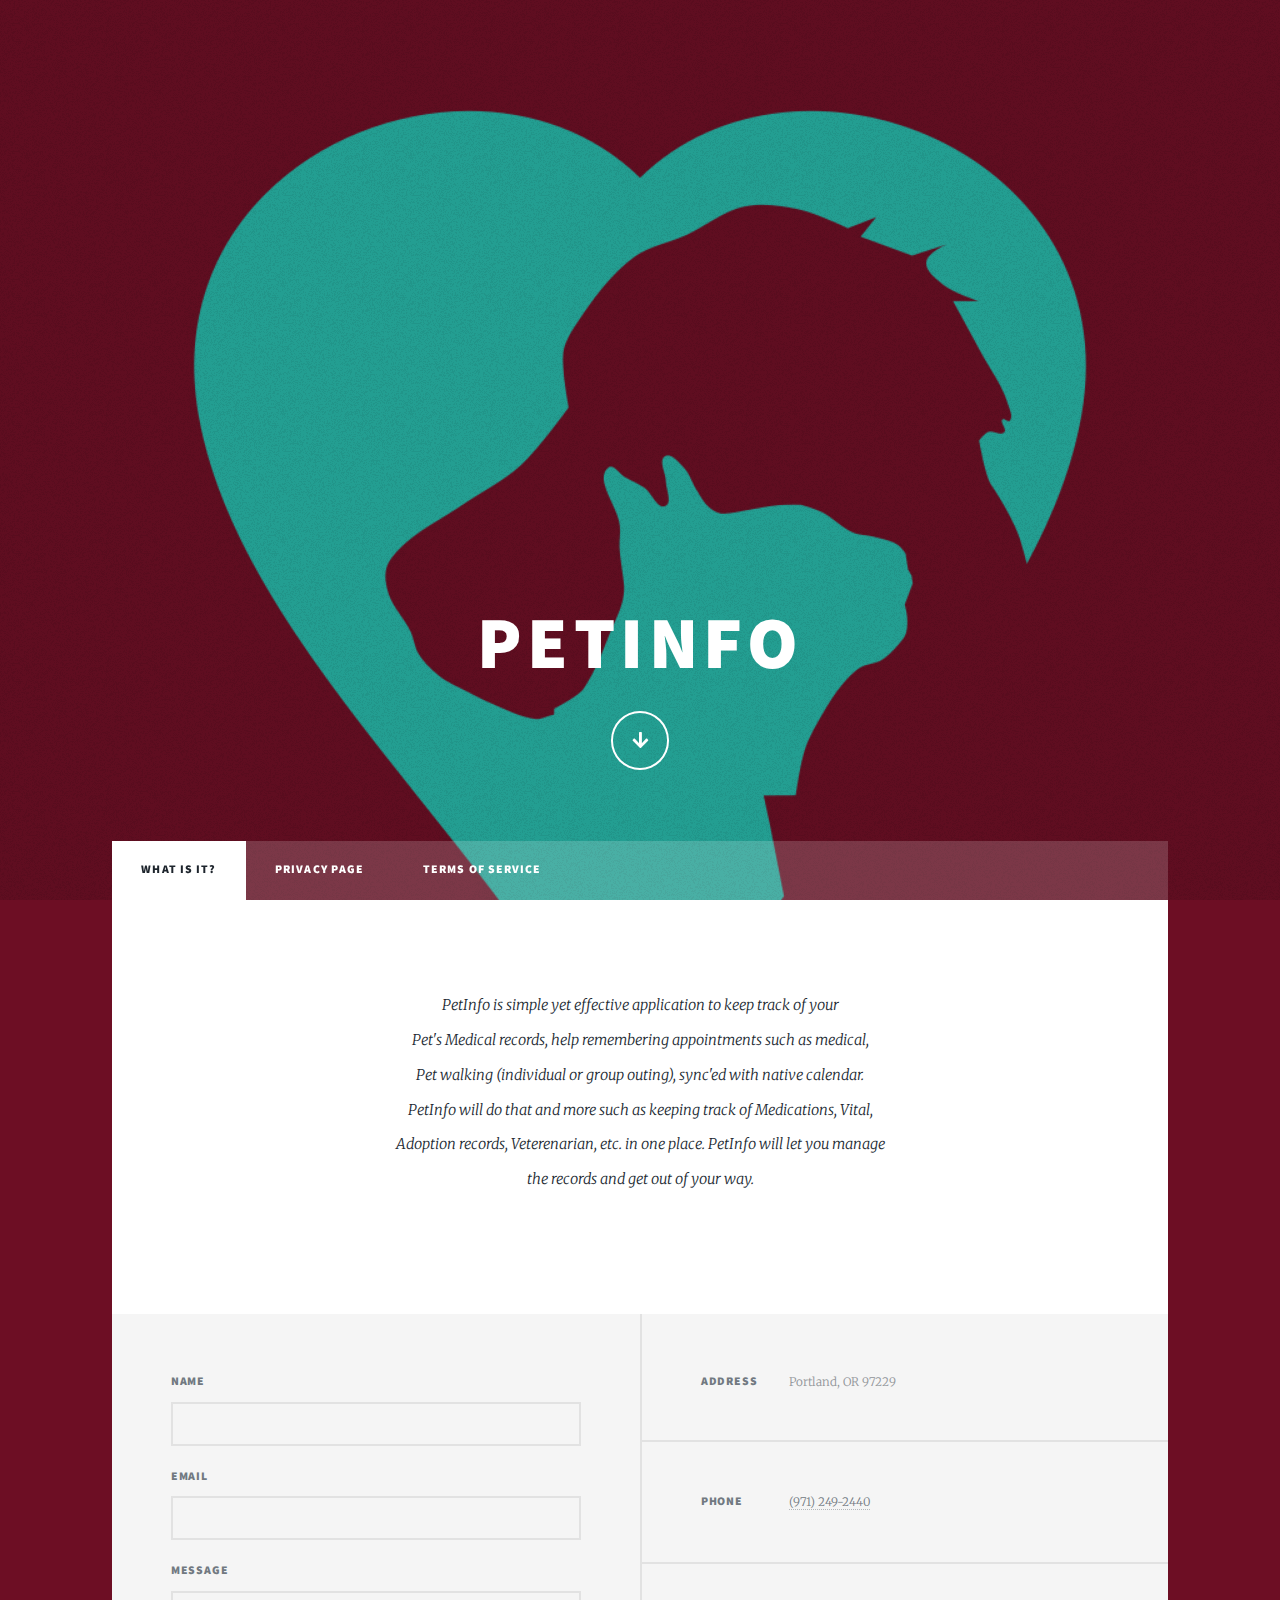
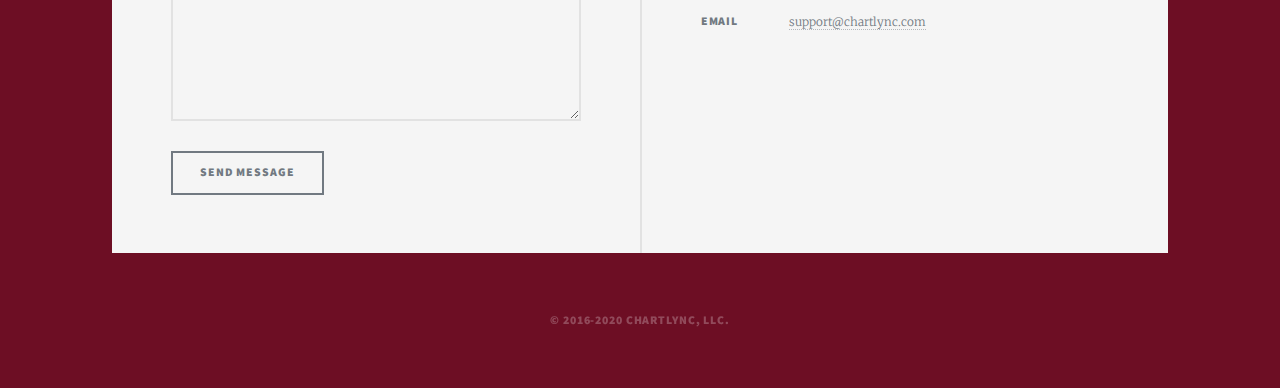
<file: docs/index.html>
<!DOCTYPE HTML>
<html>

<head>
	<title>Pet Info</title>
	<meta charset="utf-8" />
	<meta name="viewport" content="width=device-width, initial-scale=1, user-scalable=no" />
	<link rel="stylesheet" href="assets/css/main.css" />
	<noscript>
		<link rel="stylesheet" href="assets/css/noscript.css" /></noscript>
	<meta name="google-site-verification" content="j4Omwhcz2DoWlXmXXdbpMfZGHfEkT8bsyCkU73XZfLU" />
</head>

<body class="is-preload">

	<!-- Wrapper -->
	<div id="wrapper" class="fade-in">

		<!-- Intro -->
		<div id="intro">
			<h1>PetInfo</h1>

			<ul class="actions">
				<li><a href="#header" class="button icon solid solo fa-arrow-down scrolly">Continue</a></li>
			</ul>
		</div>

		<!-- Header -->
		<header id="header">
			<a href="index.html" class="logo">Pet Info</a>
		</header>

		<!-- Nav -->
		<nav id="nav">
			<ul class="links">
				<li class="active"><a href="index.html">What is it?</a></li>
				<li><a href="privacy.html">Privacy Page</a></li>
				<li><a href="terms.html">Terms Of Service</a></li>
			</ul>
		</nav>

		<!-- Main -->
		<div id="main">

			<!-- Featured Post -->
			<article class="post featured">
				<header class="major">
					<p>PetInfo is simple yet effective application to keep track of your</br>
					Pet's Medical records, help remembering appointments such as medical, </br>
					Pet walking (individual or group outing), sync'ed with native calendar. </br>
					PetInfo will do that and more such as keeping track of Medications, Vital, </br>
					Adoption records, Veterenarian, etc. in one place. PetInfo will let you manage </br>
					the records and get out of your way.
					</p>
				</header>
			</article>
		</div>

		<!-- Footer -->
		<footer id="footer">
			<section>
				<form method="post" action="#">
					<div class="fields">
						<div class="field">
							<label for="name">Name</label>
							<input type="text" name="name" id="name" />
						</div>
						<div class="field">
							<label for="email">Email</label>
							<input type="text" name="email" id="email" />
						</div>
						<div class="field">
							<label for="message">Message</label>
							<textarea name="message" id="message" rows="3"></textarea>
						</div>
					</div>
					<ul class="actions">
						<li><input type="submit" value="Send Message" /></li>
					</ul>
				</form>
			</section>
			<section class="split contact">
				<section class="alt">
					<h3>Address</h3>
					<p>Portland, OR 97229</p>
				</section>
				<section>
					<h3>Phone</h3>
					<p><a href="#">(971) 249-2440</a></p>
				</section>
				<section>
					<h3>Email</h3>
					<p><a href="#">support@chartlync.com</a></p>
				</section>
			</section>
		</footer>

		<!-- Copyright -->
		<div id="copyright">
			<ul>
				<li>&copy; 2016-2020 ChartLync, LLC.</li>
			</ul>
		</div>

	</div>

	<!-- Scripts -->
	<script src="assets/js/jquery.min.js"></script>
	<script src="assets/js/jquery.scrollex.min.js"></script>
	<script src="assets/js/jquery.scrolly.min.js"></script>
	<script src="assets/js/browser.min.js"></script>
	<script src="assets/js/breakpoints.min.js"></script>
	<script src="assets/js/util.js"></script>
	<script src="assets/js/main.js"></script>

</body>

</html>
</file>
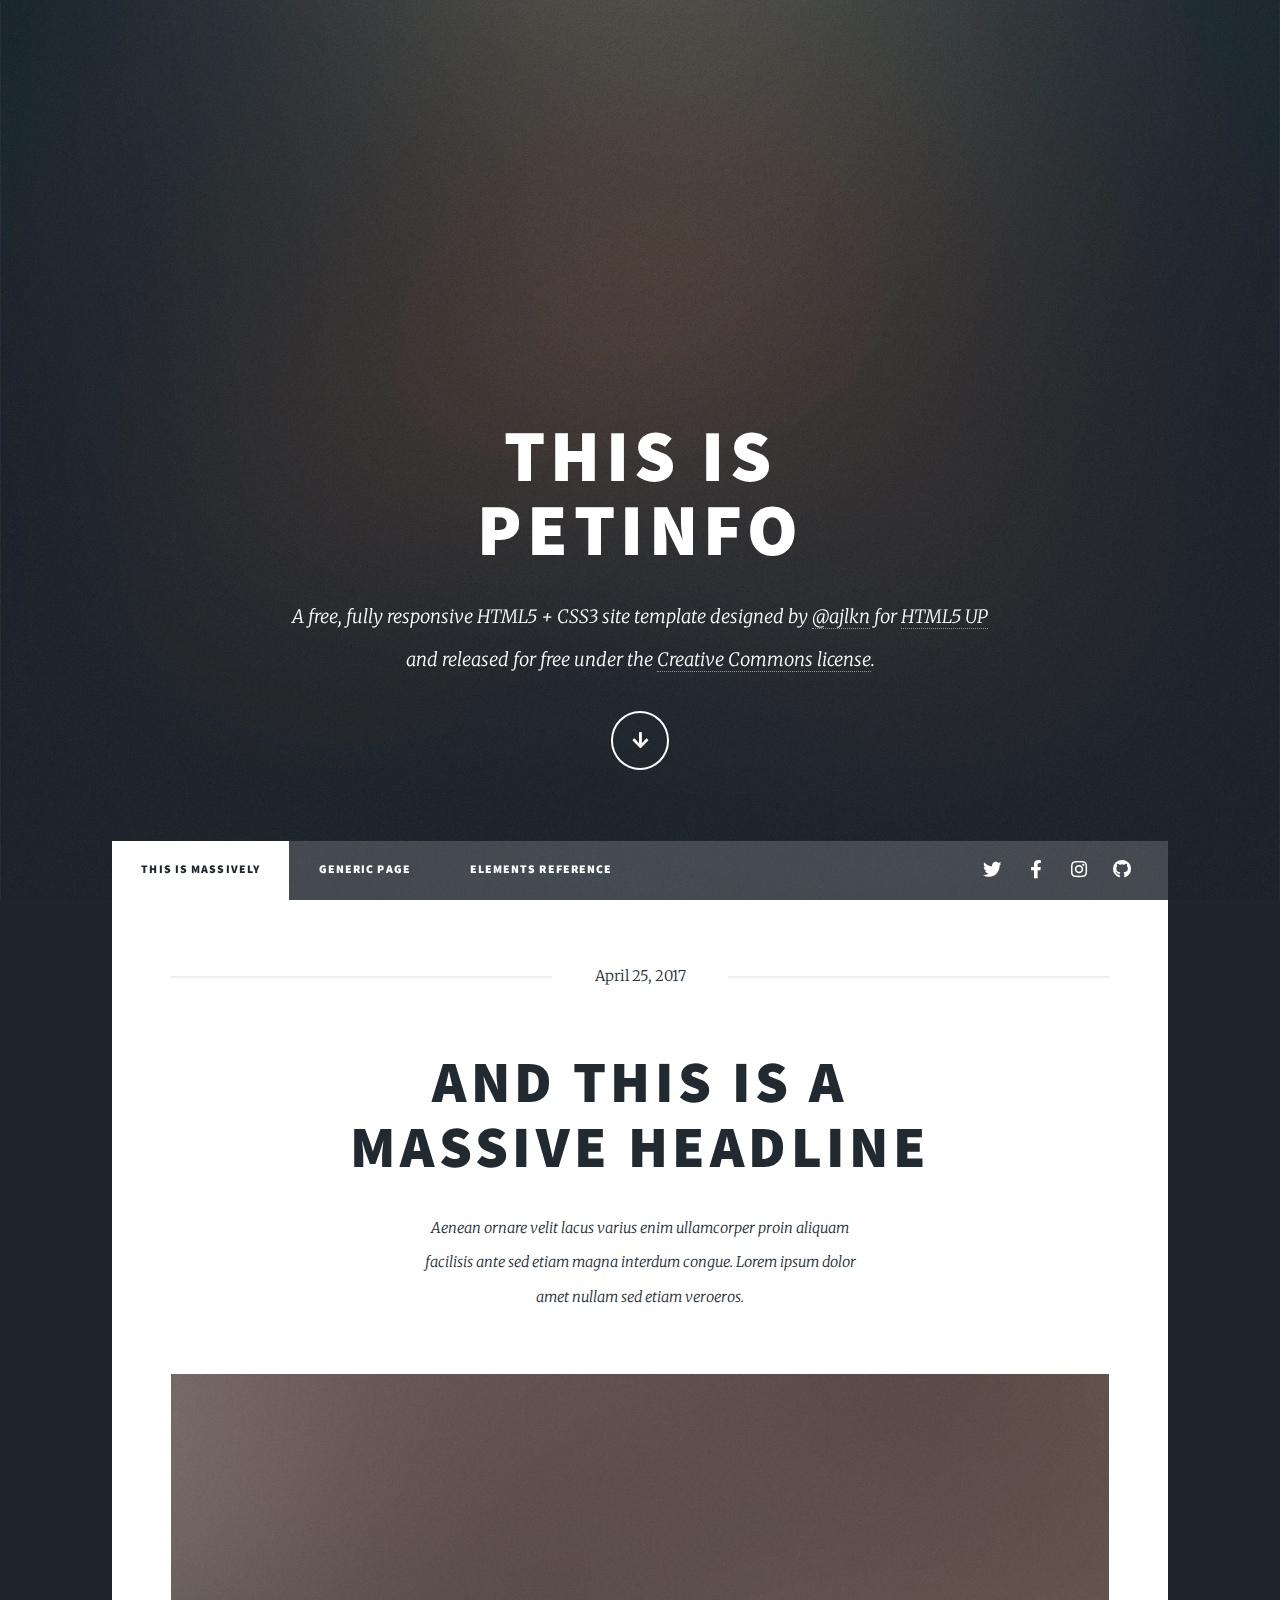
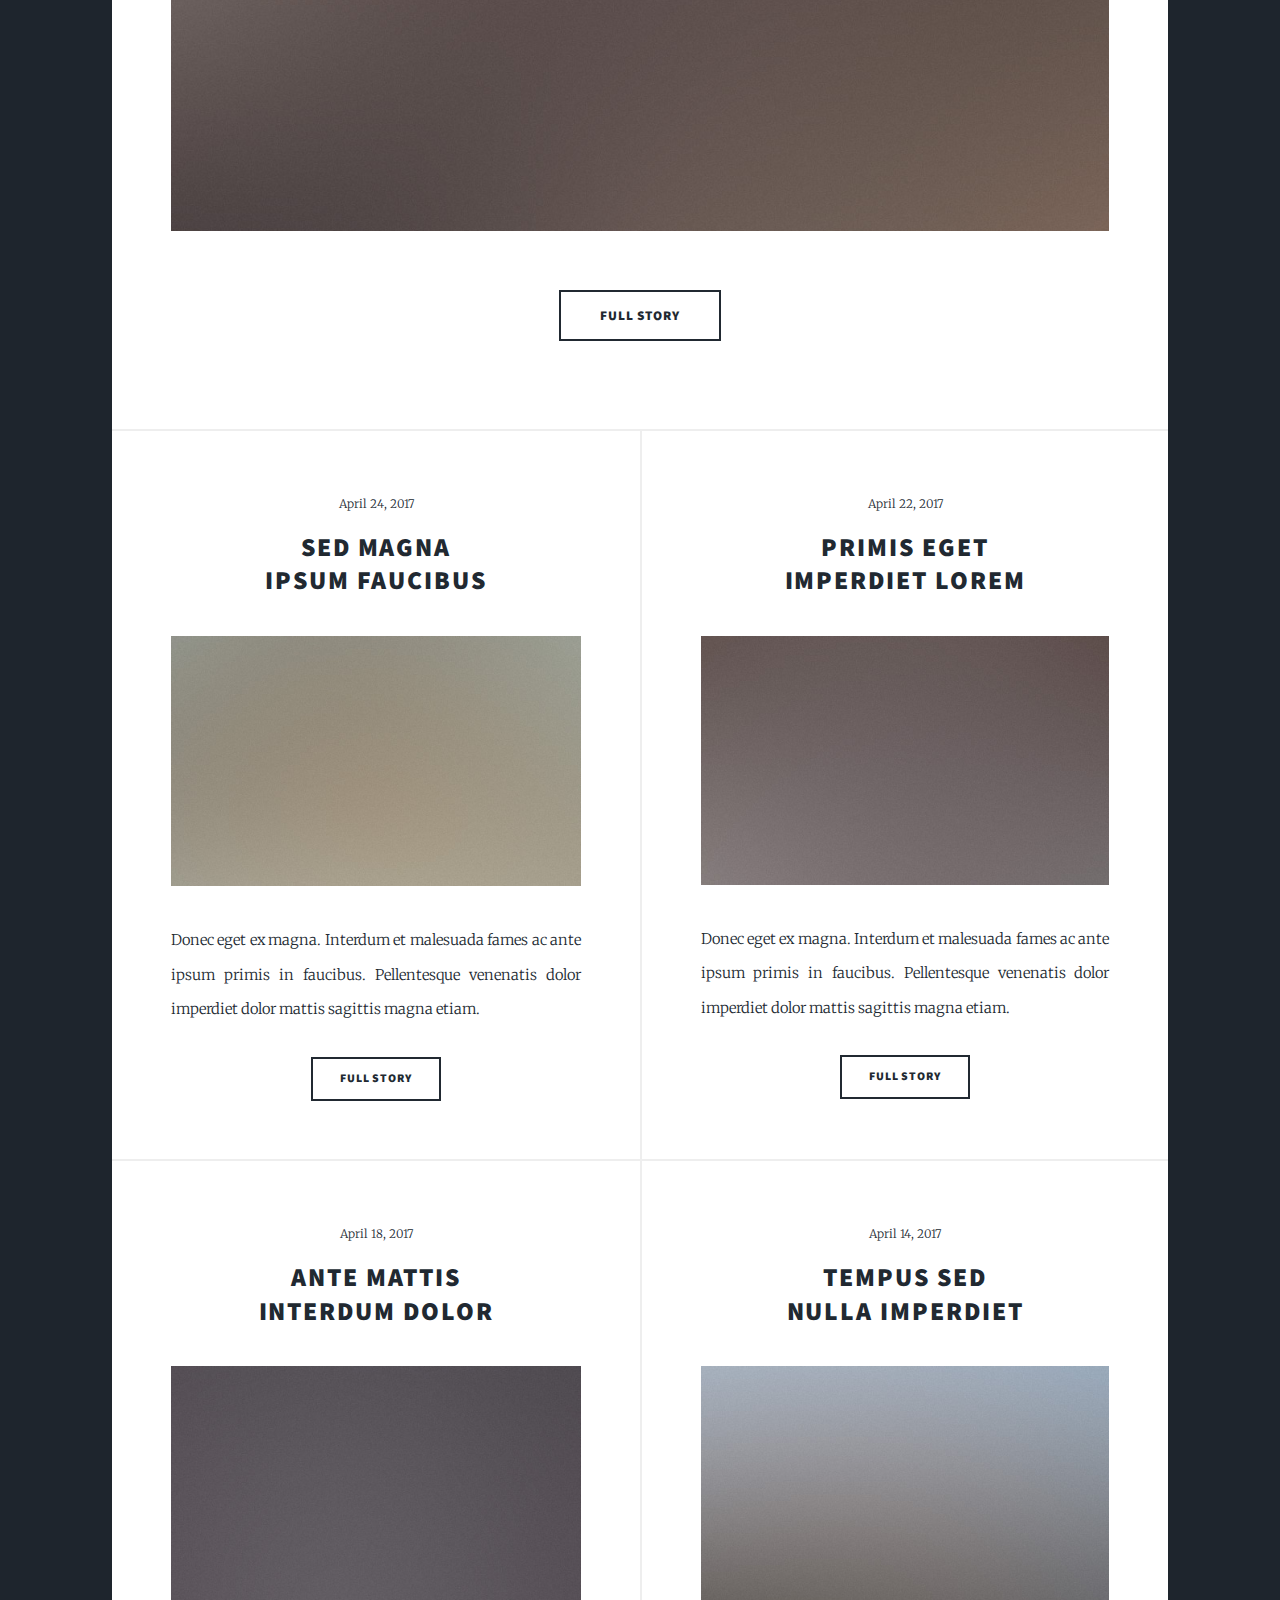
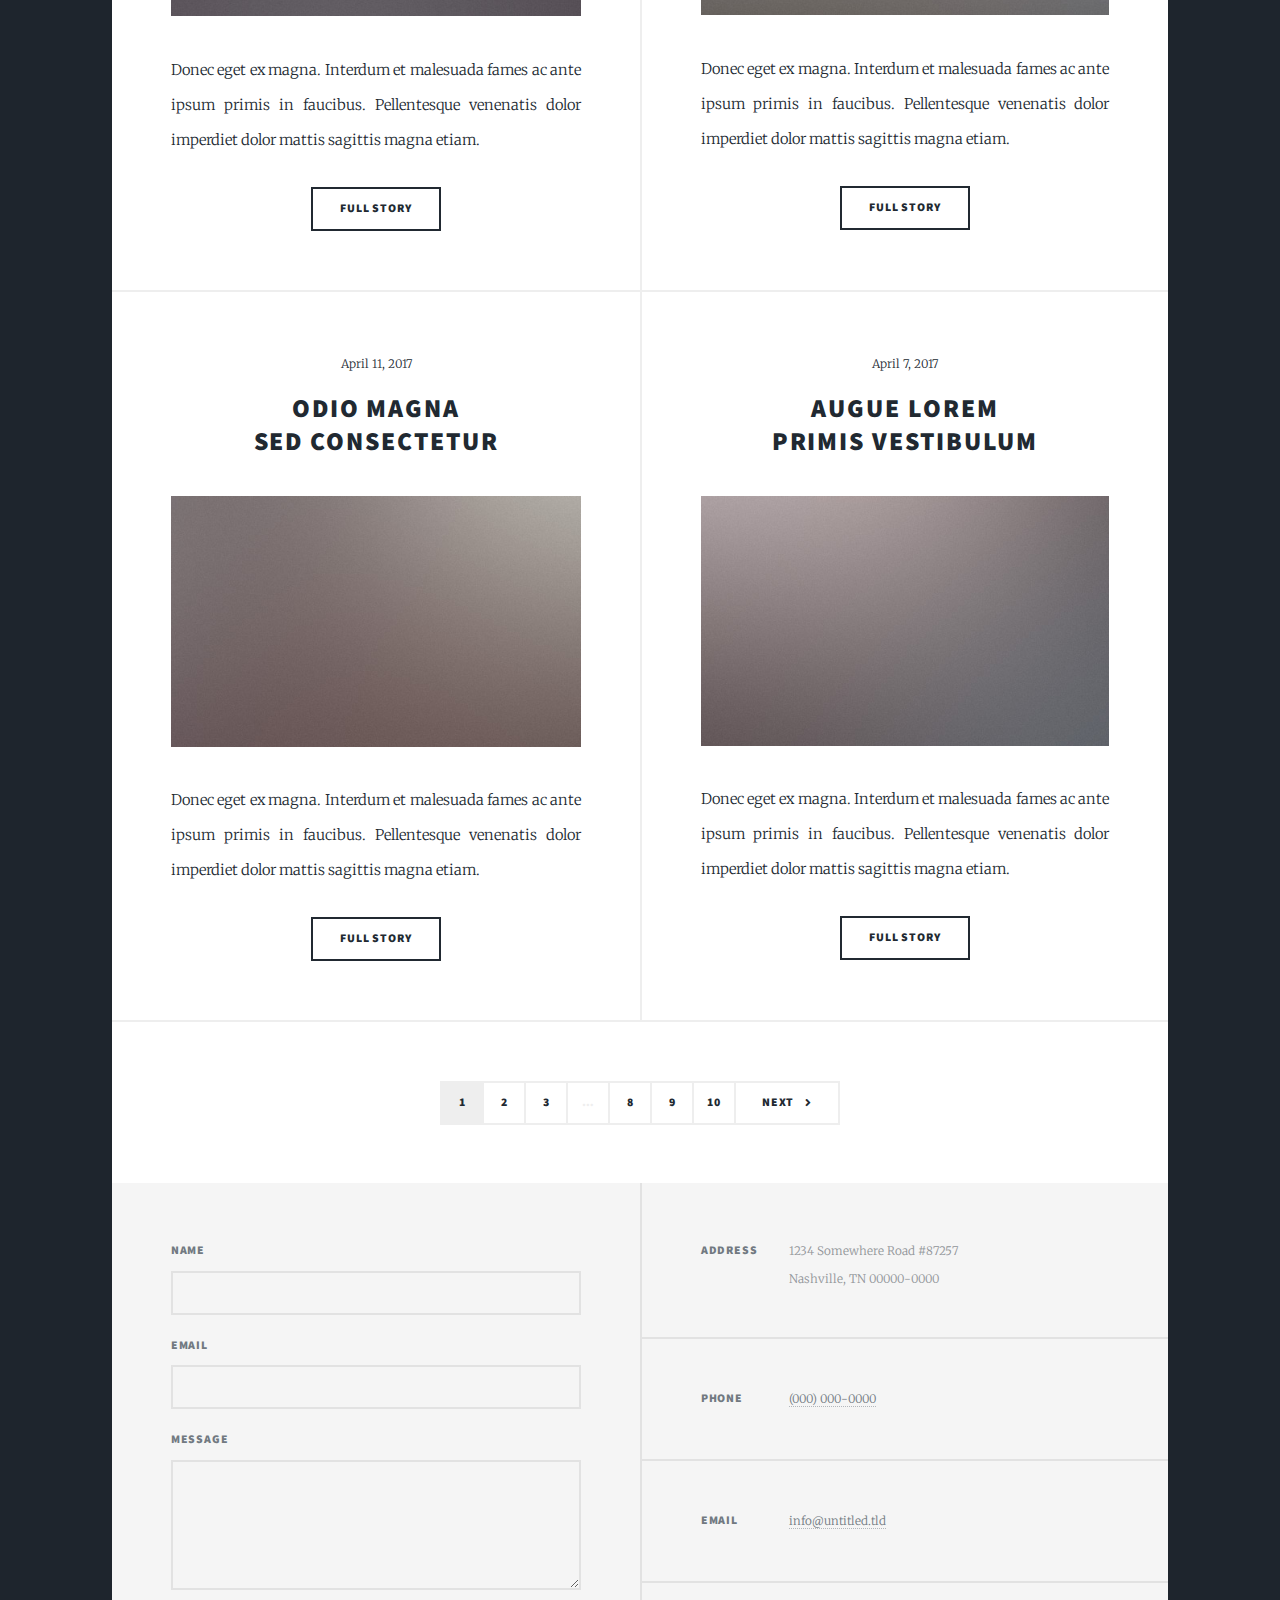
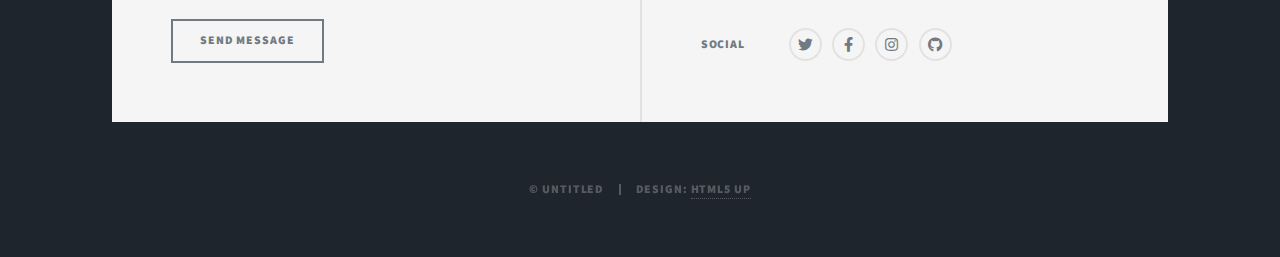
<file: p1/index.html>
<!DOCTYPE HTML>
<!--
	Massively by HTML5 UP
	html5up.net | @ajlkn
	Free for personal and commercial use under the CCA 3.0 license (html5up.net/license)
-->
<html>
	<head>
		<title>Massively by HTML5 UP</title>
		<meta charset="utf-8" />
		<meta name="viewport" content="width=device-width, initial-scale=1, user-scalable=no" />
		<link rel="stylesheet" href="assets/css/main.css" />
		<noscript><link rel="stylesheet" href="assets/css/noscript.css" /></noscript>
		<meta name="google-site-verification" content="j4Omwhcz2DoWlXmXXdbpMfZGHfEkT8bsyCkU73XZfLU" />
	</head>
	<body class="is-preload">

		<!-- Wrapper -->
			<div id="wrapper" class="fade-in">

				<!-- Intro -->
					<div id="intro">
						<h1>This is<br />
						PetInfo</h1>
						<p>A free, fully responsive HTML5 + CSS3 site template designed by <a href="https://twitter.com/ajlkn">@ajlkn</a> for <a href="https://html5up.net">HTML5 UP</a><br />
						and released for free under the <a href="https://html5up.net/license">Creative Commons license</a>.</p>
						<ul class="actions">
							<li><a href="#header" class="button icon solid solo fa-arrow-down scrolly">Continue</a></li>
						</ul>
					</div>

				<!-- Header -->
					<header id="header">
						<a href="index.html" class="logo">Massively</a>
					</header>

				<!-- Nav -->
					<nav id="nav">
						<ul class="links">
							<li class="active"><a href="index.html">This is Massively</a></li>
							<li><a href="generic.html">Generic Page</a></li>
							<li><a href="elements.html">Elements Reference</a></li>
						</ul>
						<ul class="icons">
							<li><a href="#" class="icon brands fa-twitter"><span class="label">Twitter</span></a></li>
							<li><a href="#" class="icon brands fa-facebook-f"><span class="label">Facebook</span></a></li>
							<li><a href="#" class="icon brands fa-instagram"><span class="label">Instagram</span></a></li>
							<li><a href="#" class="icon brands fa-github"><span class="label">GitHub</span></a></li>
						</ul>
					</nav>

				<!-- Main -->
					<div id="main">

						<!-- Featured Post -->
							<article class="post featured">
								<header class="major">
									<span class="date">April 25, 2017</span>
									<h2><a href="#">And this is a<br />
									massive headline</a></h2>
									<p>Aenean ornare velit lacus varius enim ullamcorper proin aliquam<br />
									facilisis ante sed etiam magna interdum congue. Lorem ipsum dolor<br />
									amet nullam sed etiam veroeros.</p>
								</header>
								<a href="#" class="image main"><img src="images/pic01.jpg" alt="" /></a>
								<ul class="actions special">
									<li><a href="#" class="button large">Full Story</a></li>
								</ul>
							</article>

						<!-- Posts -->
							<section class="posts">
								<article>
									<header>
										<span class="date">April 24, 2017</span>
										<h2><a href="#">Sed magna<br />
										ipsum faucibus</a></h2>
									</header>
									<a href="#" class="image fit"><img src="images/pic02.jpg" alt="" /></a>
									<p>Donec eget ex magna. Interdum et malesuada fames ac ante ipsum primis in faucibus. Pellentesque venenatis dolor imperdiet dolor mattis sagittis magna etiam.</p>
									<ul class="actions special">
										<li><a href="#" class="button">Full Story</a></li>
									</ul>
								</article>
								<article>
									<header>
										<span class="date">April 22, 2017</span>
										<h2><a href="#">Primis eget<br />
										imperdiet lorem</a></h2>
									</header>
									<a href="#" class="image fit"><img src="images/pic03.jpg" alt="" /></a>
									<p>Donec eget ex magna. Interdum et malesuada fames ac ante ipsum primis in faucibus. Pellentesque venenatis dolor imperdiet dolor mattis sagittis magna etiam.</p>
									<ul class="actions special">
										<li><a href="#" class="button">Full Story</a></li>
									</ul>
								</article>
								<article>
									<header>
										<span class="date">April 18, 2017</span>
										<h2><a href="#">Ante mattis<br />
										interdum dolor</a></h2>
									</header>
									<a href="#" class="image fit"><img src="images/pic04.jpg" alt="" /></a>
									<p>Donec eget ex magna. Interdum et malesuada fames ac ante ipsum primis in faucibus. Pellentesque venenatis dolor imperdiet dolor mattis sagittis magna etiam.</p>
									<ul class="actions special">
										<li><a href="#" class="button">Full Story</a></li>
									</ul>
								</article>
								<article>
									<header>
										<span class="date">April 14, 2017</span>
										<h2><a href="#">Tempus sed<br />
										nulla imperdiet</a></h2>
									</header>
									<a href="#" class="image fit"><img src="images/pic05.jpg" alt="" /></a>
									<p>Donec eget ex magna. Interdum et malesuada fames ac ante ipsum primis in faucibus. Pellentesque venenatis dolor imperdiet dolor mattis sagittis magna etiam.</p>
									<ul class="actions special">
										<li><a href="#" class="button">Full Story</a></li>
									</ul>
								</article>
								<article>
									<header>
										<span class="date">April 11, 2017</span>
										<h2><a href="#">Odio magna<br />
										sed consectetur</a></h2>
									</header>
									<a href="#" class="image fit"><img src="images/pic06.jpg" alt="" /></a>
									<p>Donec eget ex magna. Interdum et malesuada fames ac ante ipsum primis in faucibus. Pellentesque venenatis dolor imperdiet dolor mattis sagittis magna etiam.</p>
									<ul class="actions special">
										<li><a href="#" class="button">Full Story</a></li>
									</ul>
								</article>
								<article>
									<header>
										<span class="date">April 7, 2017</span>
										<h2><a href="#">Augue lorem<br />
										primis vestibulum</a></h2>
									</header>
									<a href="#" class="image fit"><img src="images/pic07.jpg" alt="" /></a>
									<p>Donec eget ex magna. Interdum et malesuada fames ac ante ipsum primis in faucibus. Pellentesque venenatis dolor imperdiet dolor mattis sagittis magna etiam.</p>
									<ul class="actions special">
										<li><a href="#" class="button">Full Story</a></li>
									</ul>
								</article>
							</section>

						<!-- Footer -->
							<footer>
								<div class="pagination">
									<!--<a href="#" class="previous">Prev</a>-->
									<a href="#" class="page active">1</a>
									<a href="#" class="page">2</a>
									<a href="#" class="page">3</a>
									<span class="extra">&hellip;</span>
									<a href="#" class="page">8</a>
									<a href="#" class="page">9</a>
									<a href="#" class="page">10</a>
									<a href="#" class="next">Next</a>
								</div>
							</footer>

					</div>

				<!-- Footer -->
					<footer id="footer">
						<section>
							<form method="post" action="#">
								<div class="fields">
									<div class="field">
										<label for="name">Name</label>
										<input type="text" name="name" id="name" />
									</div>
									<div class="field">
										<label for="email">Email</label>
										<input type="text" name="email" id="email" />
									</div>
									<div class="field">
										<label for="message">Message</label>
										<textarea name="message" id="message" rows="3"></textarea>
									</div>
								</div>
								<ul class="actions">
									<li><input type="submit" value="Send Message" /></li>
								</ul>
							</form>
						</section>
						<section class="split contact">
							<section class="alt">
								<h3>Address</h3>
								<p>1234 Somewhere Road #87257<br />
								Nashville, TN 00000-0000</p>
							</section>
							<section>
								<h3>Phone</h3>
								<p><a href="#">(000) 000-0000</a></p>
							</section>
							<section>
								<h3>Email</h3>
								<p><a href="#">info@untitled.tld</a></p>
							</section>
							<section>
								<h3>Social</h3>
								<ul class="icons alt">
									<li><a href="#" class="icon brands alt fa-twitter"><span class="label">Twitter</span></a></li>
									<li><a href="#" class="icon brands alt fa-facebook-f"><span class="label">Facebook</span></a></li>
									<li><a href="#" class="icon brands alt fa-instagram"><span class="label">Instagram</span></a></li>
									<li><a href="#" class="icon brands alt fa-github"><span class="label">GitHub</span></a></li>
								</ul>
							</section>
						</section>
					</footer>

				<!-- Copyright -->
					<div id="copyright">
						<ul><li>&copy; Untitled</li><li>Design: <a href="https://html5up.net">HTML5 UP</a></li></ul>
					</div>

			</div>

		<!-- Scripts -->
			<script src="assets/js/jquery.min.js"></script>
			<script src="assets/js/jquery.scrollex.min.js"></script>
			<script src="assets/js/jquery.scrolly.min.js"></script>
			<script src="assets/js/browser.min.js"></script>
			<script src="assets/js/breakpoints.min.js"></script>
			<script src="assets/js/util.js"></script>
			<script src="assets/js/main.js"></script>

	</body>
</html>
</file>
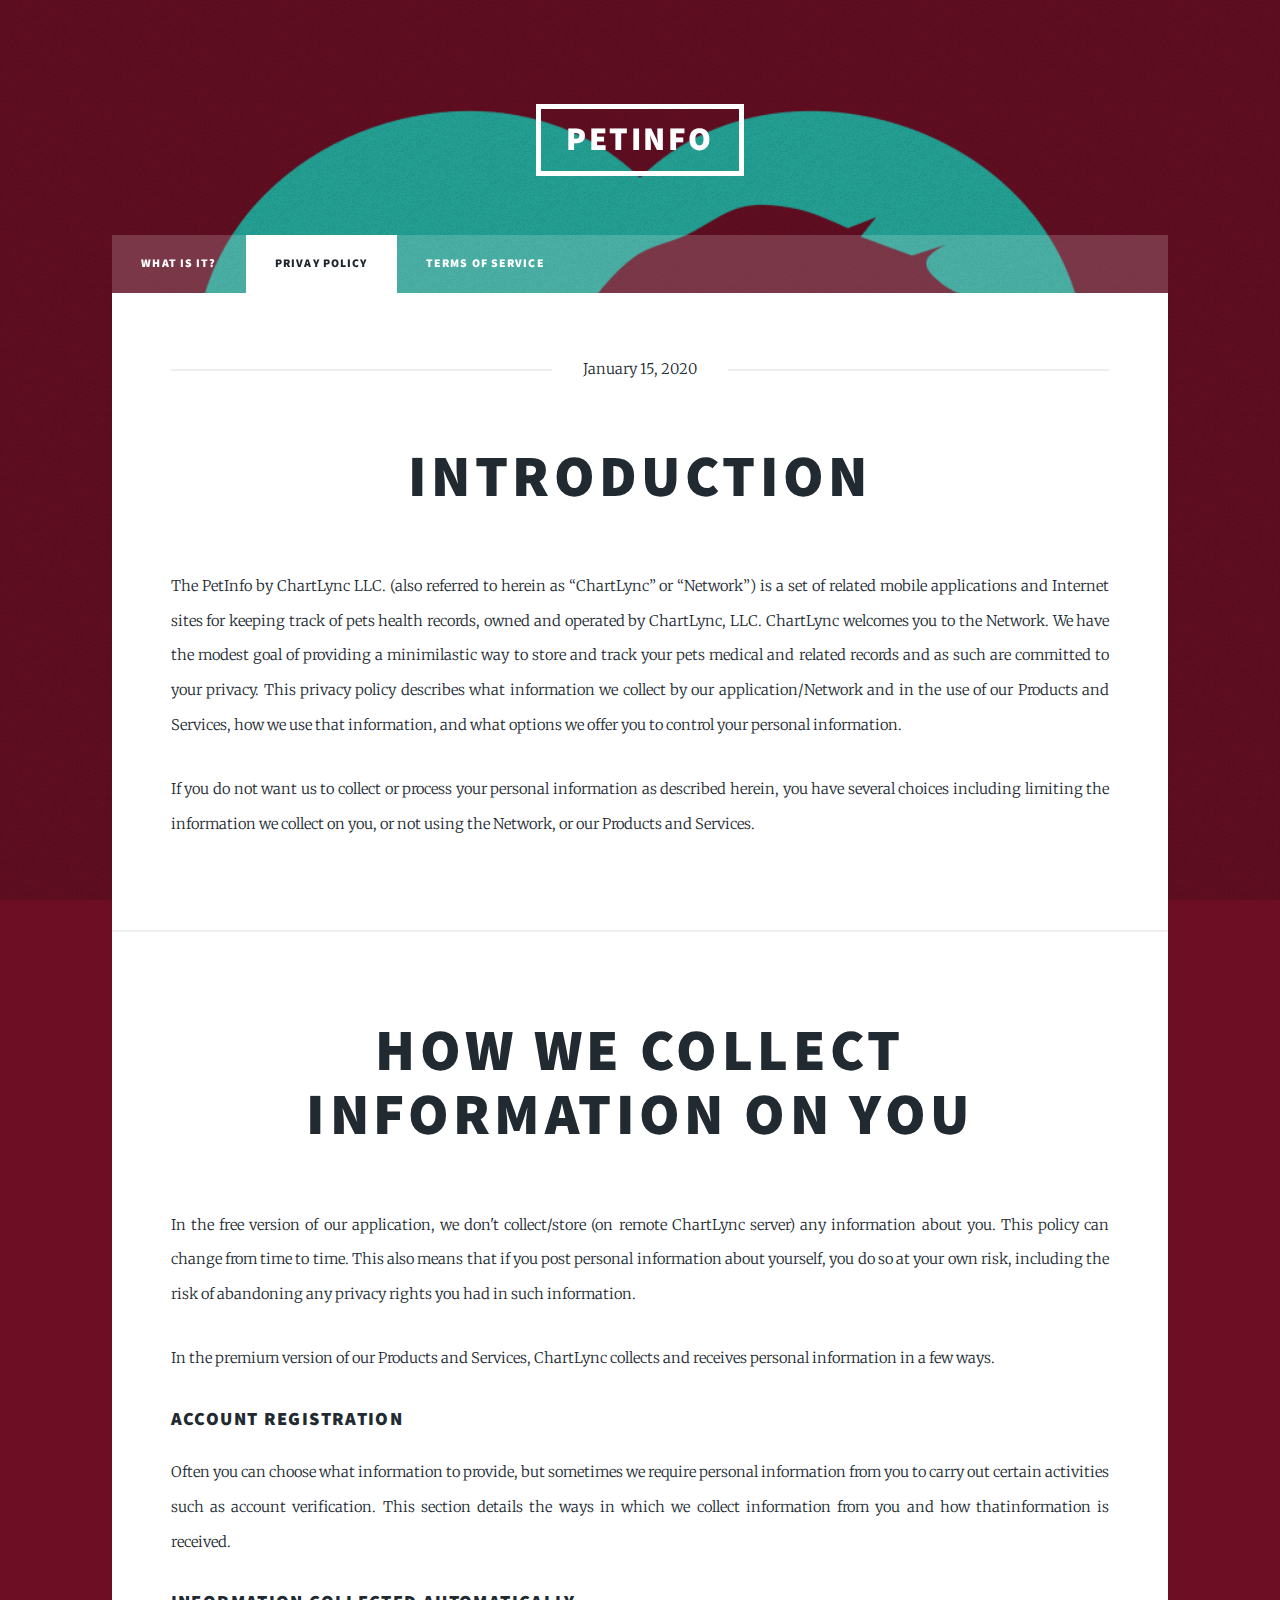
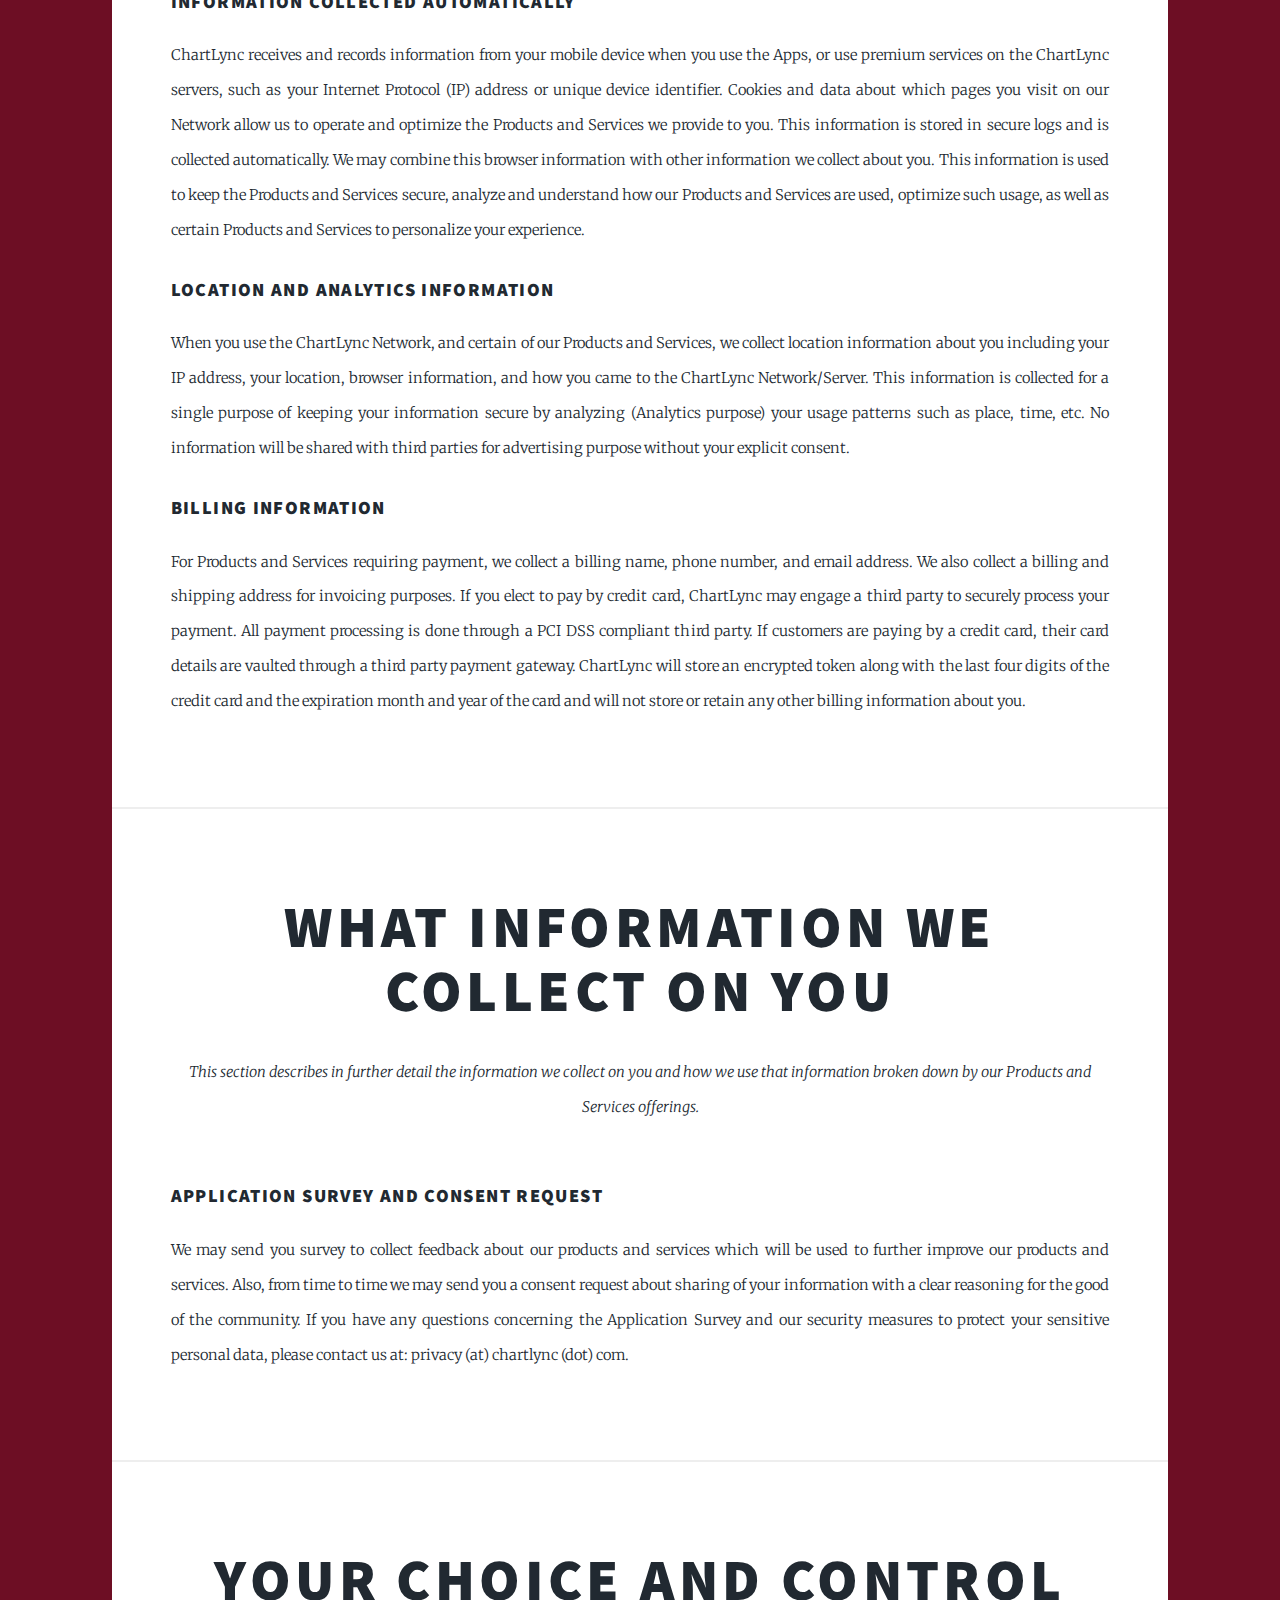
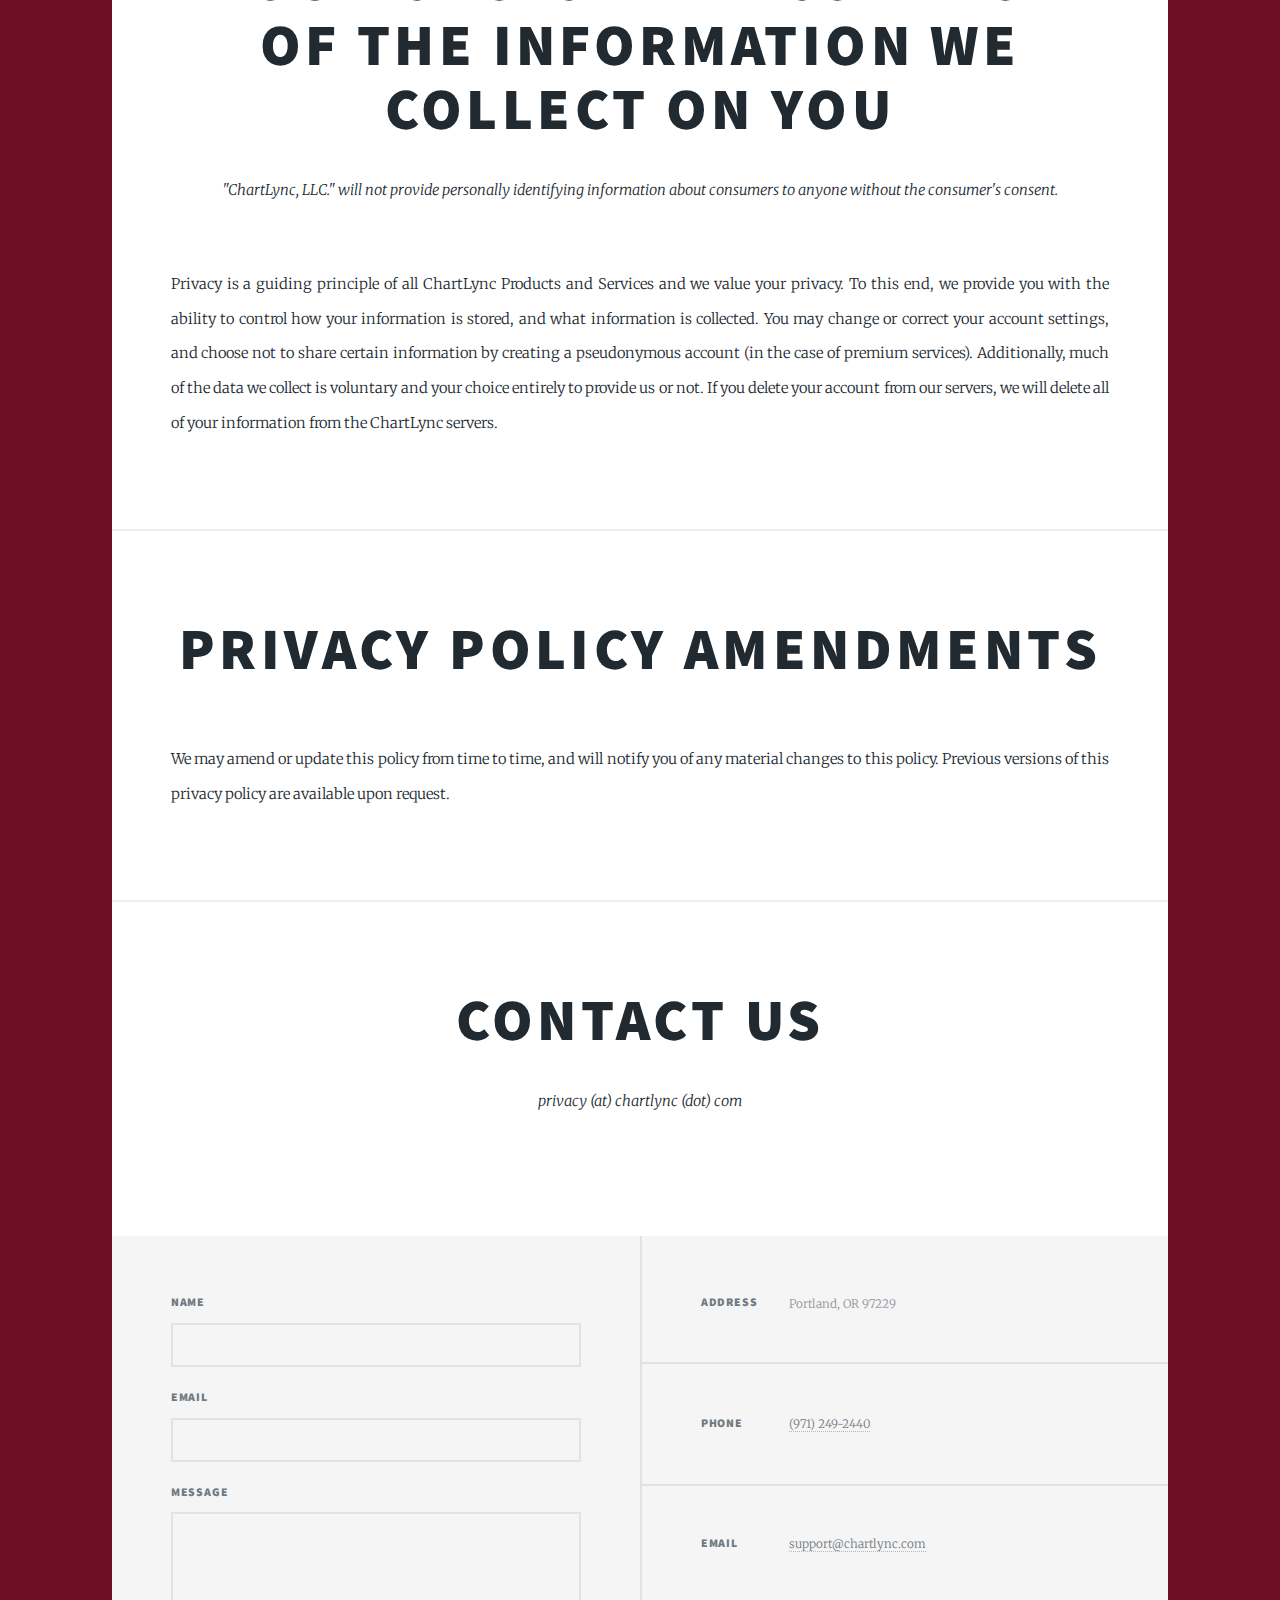
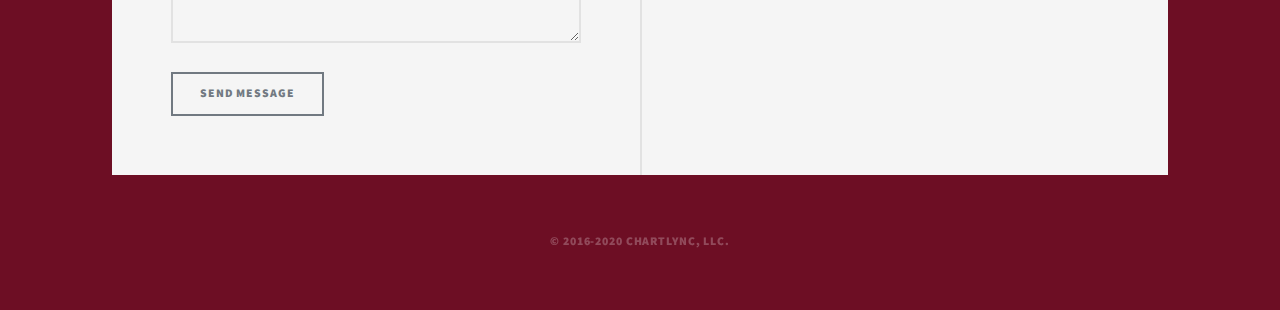
<file: docs/privacy.html>
<!DOCTYPE HTML>
<!--
	Massively by HTML5 UP
	html5up.net | @ajlkn
	Free for personal and commercial use under the CCA 3.0 license (html5up.net/license)
-->
<html>

<head>
	<title>Privacy Policy - PetInfo</title>
	<meta charset="utf-8" />
	<meta name="viewport" content="width=device-width, initial-scale=1, user-scalable=no" />
	<link rel="stylesheet" href="assets/css/main.css" />
	<noscript>
		<link rel="stylesheet" href="assets/css/noscript.css" /></noscript>
</head>

<body class="is-preload">

	<!-- Wrapper -->
	<div id="wrapper">

		<!-- Header -->
		<header id="header">
			<a href="index.html" class="logo">PetInfo</a>
		</header>

		<!-- Nav -->
		<nav id="nav">
			<ul class="links">
				<li><a href="index.html">What is it?</a></li>
				<li class="active"><a href="privacy.html">Privay Policy</a></li>
				<li><a href="terms.html">Terms Of Service</a></li>
			</ul>
		</nav>

		<!-- Main -->
		<div id="main">

			<!-- Post -->
			<section class="post">
				<header class="major">
					<span class="date">January 15, 2020</span>
					<h1>Introduction</h1>
				</header>
				<p>The PetInfo by ChartLync LLC. (also referred to herein as “ChartLync” or “Network”)
					is a set of related mobile applications and Internet sites for keeping track
					of pets health records, owned and operated by ChartLync, LLC. ChartLync welcomes
					you to the Network. We have the modest goal of providing a minimilastic way to
					store and track your pets medical and related records and as such are committed
					to your privacy. This privacy policy describes what information we collect by our
					application/Network and in the use of our Products and Services, how we use that
					information, and what options we offer you to control your personal information.</p>

				<p>If you do not want us to collect or process your personal information as described
					herein, you have several choices including limiting the information we collect on you,
					or not using the Network, or our Products and Services.</p>
				<p></p>
			</section>

			<section class="post">
				<header class="major">
					<h2>How We Collect<br />
						Information on You</h2>
				</header>
				<p>In the free version of our application, we don't collect/store (on remote ChartLync server) any information
					about you. This policy can change from time to time. This also means that if you post personal information
					about yourself, you do so at your own risk, including the risk of abandoning any privacy rights you had in
					such information.</p>

				<p>In the premium version of our Products and Services, ChartLync collects and receives personal information in
					a few ways.</p>
				<h3>Account Registration</h3>
				<p>Often you can choose what information to provide, but sometimes we require personal information from you to
					carry out certain activities such as account verification. This section details the ways in which we collect
					information from you and how thatinformation is received.</p>

				<h3>Information Collected Automatically</h3>
				<p>
					ChartLync receives and records information from your mobile device when you use the Apps, or use premium
					services on the ChartLync servers, such as your Internet Protocol (IP) address or unique device identifier.
					Cookies and data about which pages you visit on our Network allow us to operate and optimize the Products and
					Services we provide to you. This information is stored in secure logs and is collected automatically. We may
					combine this browser information with other information we collect about you. This information is used to keep
					the Products and Services secure, analyze and understand how our Products and Services are used, optimize such
					usage, as well as certain Products and Services to personalize your experience.
				</p>
				<h3>Location and Analytics Information</h3>
				<p>
					When you use the ChartLync Network, and certain of our Products and Services, we collect location information
					about you including your IP address, your location, browser information, and how you came to the ChartLync
					Network/Server. This information is collected for a single purpose of keeping your information secure by
					analyzing (Analytics purpose) your usage patterns such as place, time, etc. No information will be shared with
					third parties for advertising purpose without your explicit consent.
				</p>
				<h3>Billing Information</h3>
				<p>
					For Products and Services requiring payment, we collect a billing name, phone number, and email address. We
					also collect a billing and shipping address for invoicing purposes. If you elect to pay by credit card,
					ChartLync may engage a third party to securely process your payment. All payment processing is done through a
					PCI DSS compliant third party. If customers are paying by a credit card, their card details are vaulted
					through a third party payment gateway. ChartLync will store an encrypted token along with the last four
					digits of the credit card and the expiration month and year of the card and will not store or retain any other
					billing information about you.
				</p>
			</section>

			<section class="post">
				<header class="major">
					<h2>What Information We<br />
						Collect on You</h2>
					<p>
						This section describes in further detail the information we collect on you and how we use that information
						broken down by our Products and Services offerings.
					</p>
				</header>
				<h3>Application Survey and Consent Request</h3>
				<p>We may send you survey to collect feedback about our products and services which will be used to further
					improve our products and services. Also, from time to time we may send you a consent request about sharing of
					your information with a clear reasoning for the good of the community. If you have any questions concerning
					the Application Survey and our security measures to protect your sensitive personal data, please contact
					us at: privacy (at) chartlync (dot) com.
				</p>
			</section>

			<section class="post">
				<header class="major">
					<h2>YOUR CHOICE AND CONTROL <br />
						OF THE INFORMATION WE COLLECT ON YOU
					</h2>
					<p>"ChartLync, LLC." will not provide personally identifying information about consumers to anyone without the
						consumer's consent.</p>
				</header>
				<p>Privacy is a guiding principle of all ChartLync Products and Services and we value your privacy. To this end,
					we provide you with the ability to control how your information is stored, and what information is collected.
					You may change or correct your account settings, and choose not to share certain information by creating a
					pseudonymous account (in the case of premium services). Additionally, much of the data we collect is voluntary
					and your choice entirely to provide us or not. If you delete your account from our servers, we will delete all
					of your information from the ChartLync servers.
				</p>
			</section>

			<section class="post">
				<header class="major">
					<h2>PRIVACY POLICY AMENDMENTS </h2>
				</header>
				<p>We may amend or update this policy from time to time, and will notify you of any material changes to this
					policy. Previous versions of this privacy policy are available upon request.
				</p>
			</section>

			<section class="post">
				<header class="major">
					<h2>Contact Us </h2>
					<p>privacy (at) chartlync (dot) com</p>
				</header>
			</section>

		</div>

		<!-- Footer -->
		<footer id="footer">
			<section>
				<form method="post" action="#">
					<div class="fields">
						<div class="field">
							<label for="name">Name</label>
							<input type="text" name="name" id="name" />
						</div>
						<div class="field">
							<label for="email">Email</label>
							<input type="text" name="email" id="email" />
						</div>
						<div class="field">
							<label for="message">Message</label>
							<textarea name="message" id="message" rows="3"></textarea>
						</div>
					</div>
					<ul class="actions">
						<li><input type="submit" value="Send Message" /></li>
					</ul>
				</form>
			</section>
			<section class="split contact">
				<section class="alt">
					<h3>Address</h3>
					<p>Portland, OR 97229</p>
				</section>
				<section>
					<h3>Phone</h3>
					<p><a href="#">(971) 249-2440</a></p>
				</section>
				<section>
					<h3>Email</h3>
					<p><a href="#">support@chartlync.com</a></p>
				</section>
			</section>
		</footer>

		<!-- Copyright -->
		<div id="copyright">
			<ul>
				<li>&copy; 2016-2020 ChartLync, LLC.</li>
			</ul>
		</div>

	</div>

	<!-- Scripts -->
	<script src="assets/js/jquery.min.js"></script>
	<script src="assets/js/jquery.scrollex.min.js"></script>
	<script src="assets/js/jquery.scrolly.min.js"></script>
	<script src="assets/js/browser.min.js"></script>
	<script src="assets/js/breakpoints.min.js"></script>
	<script src="assets/js/util.js"></script>
	<script src="assets/js/main.js"></script>

</body>

</html>
</file>
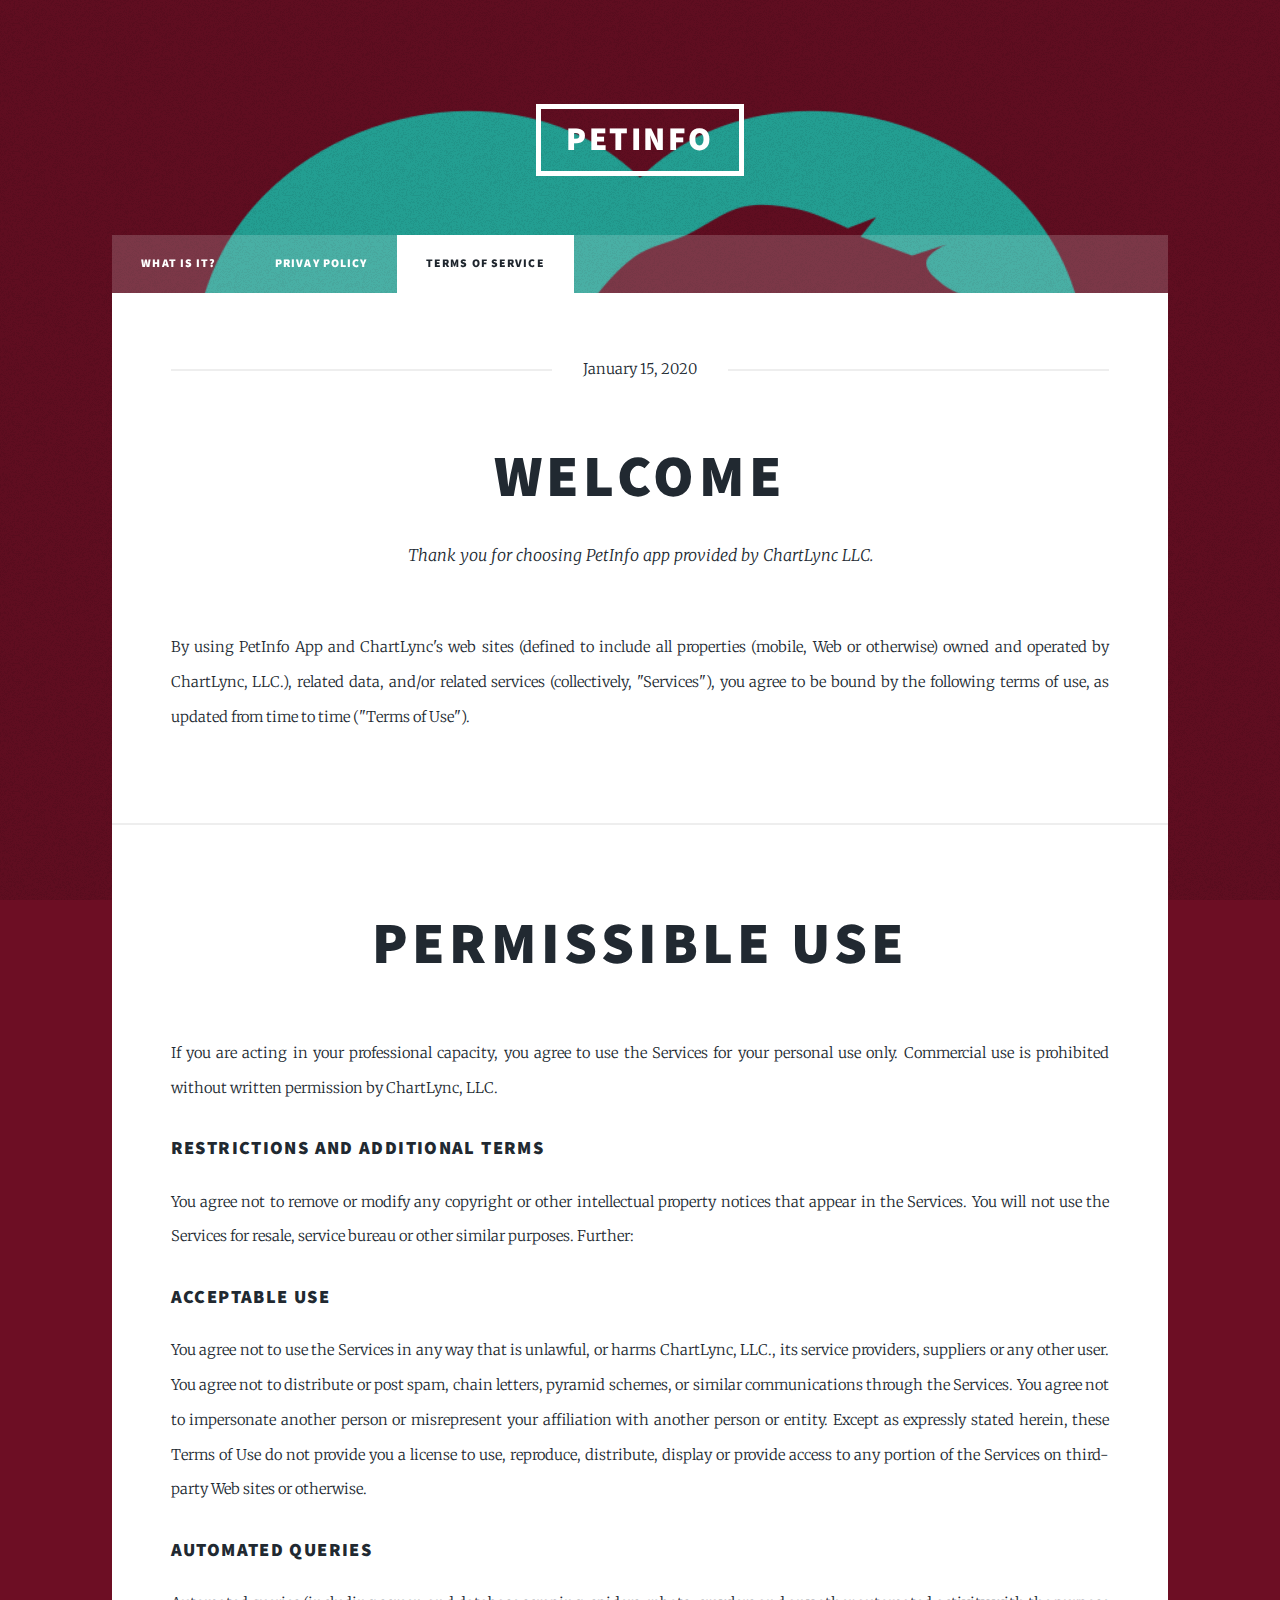
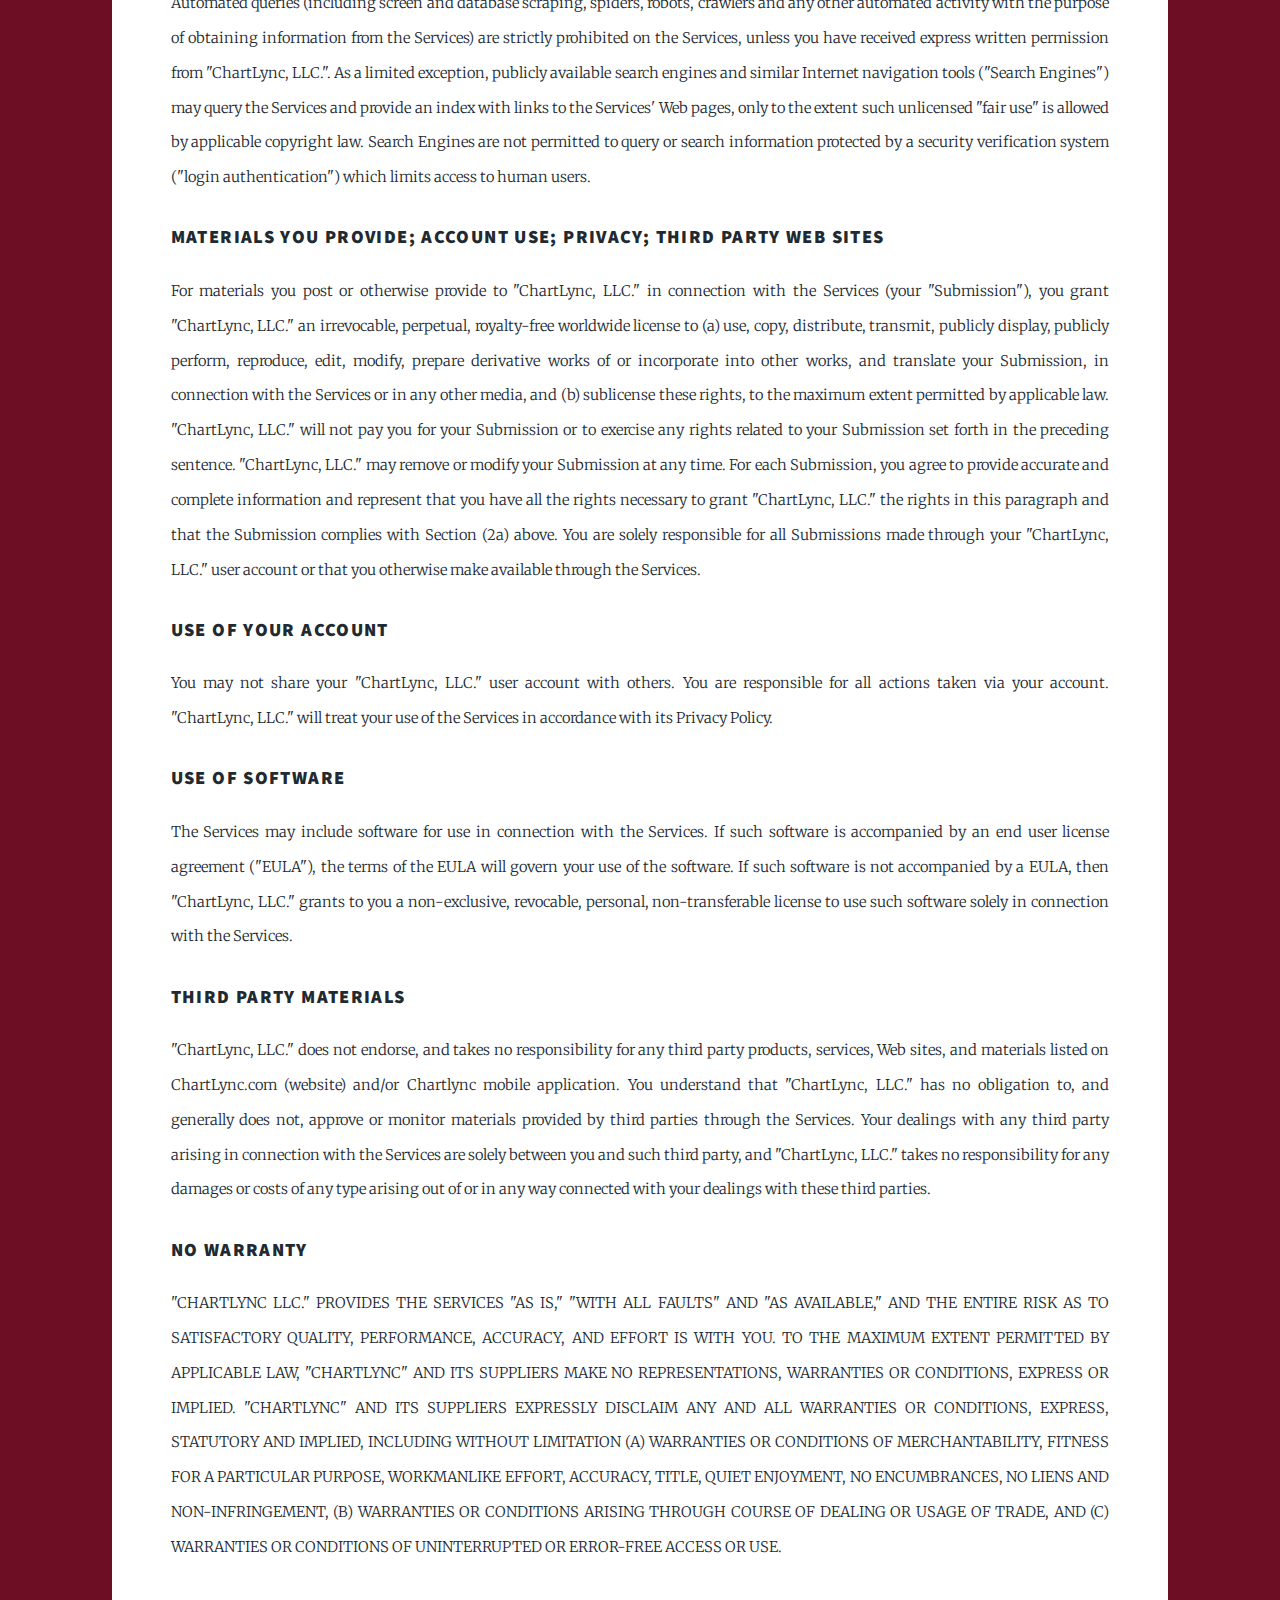
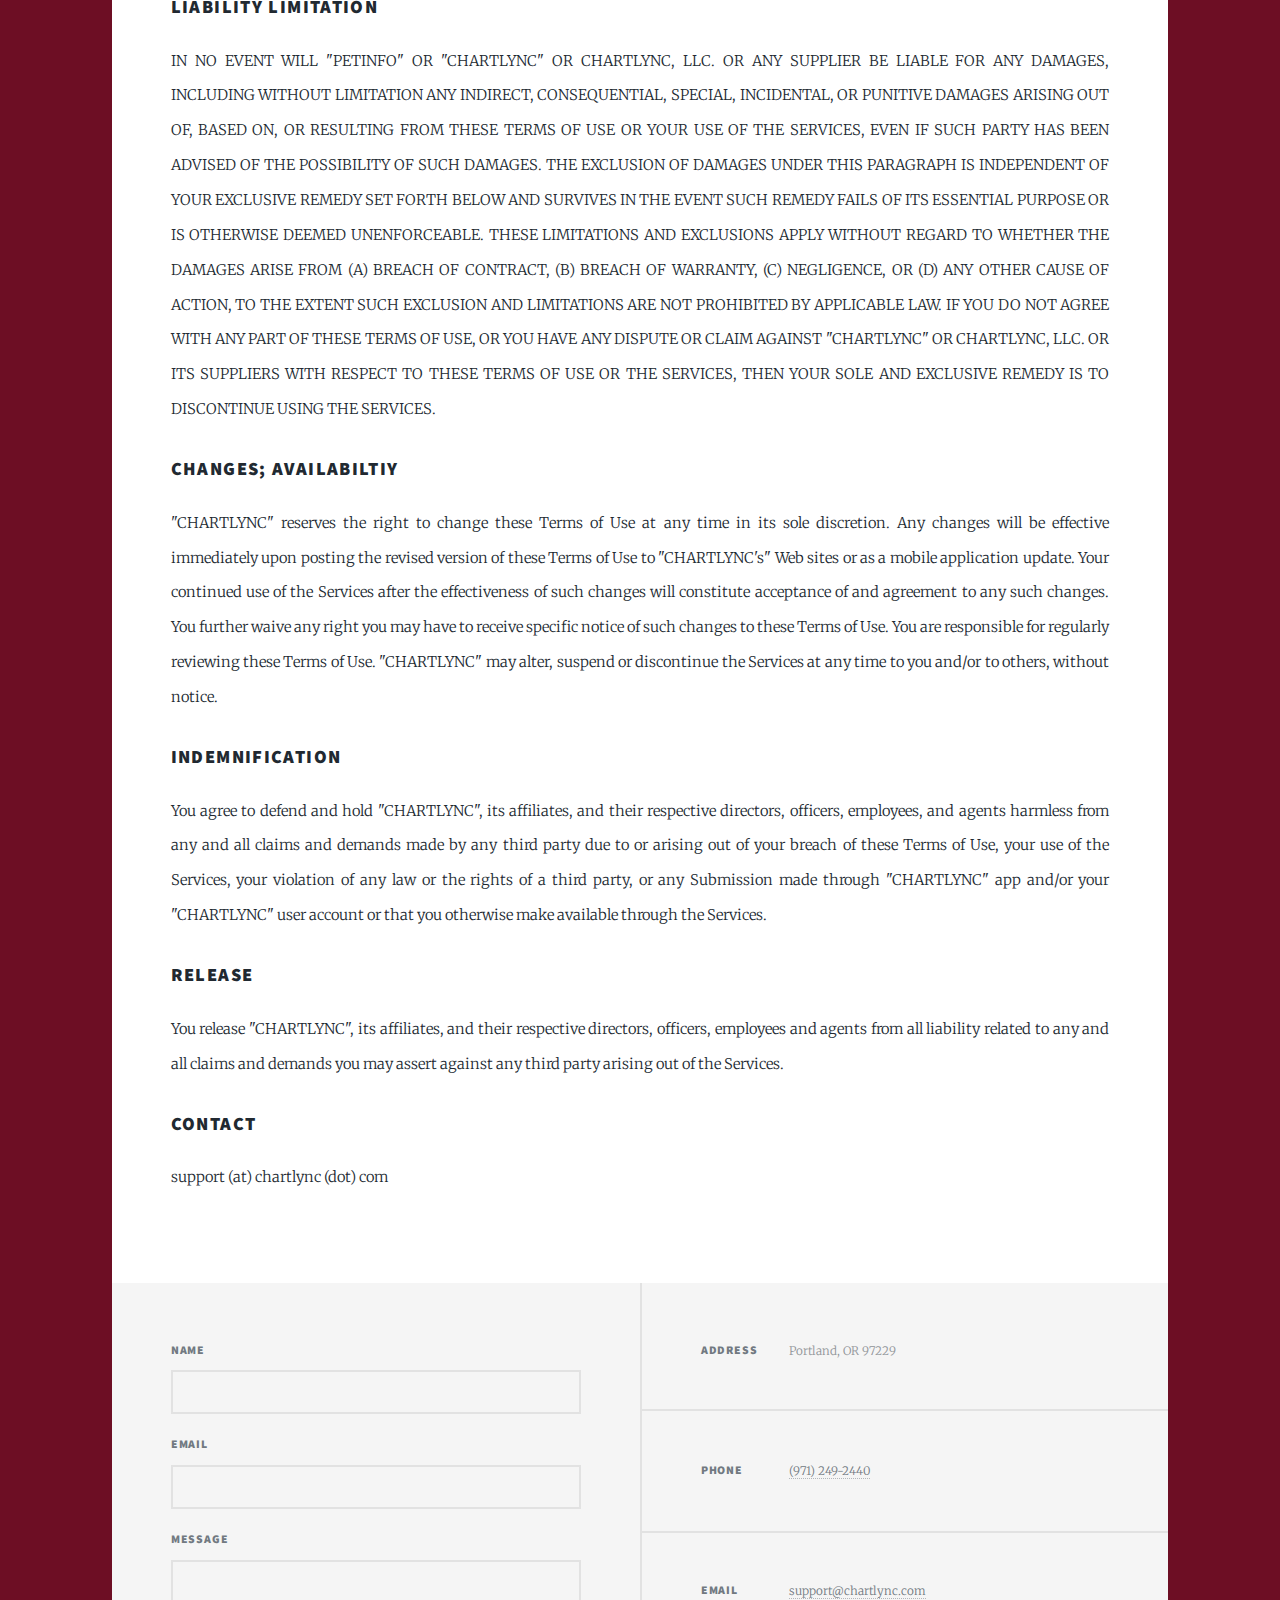
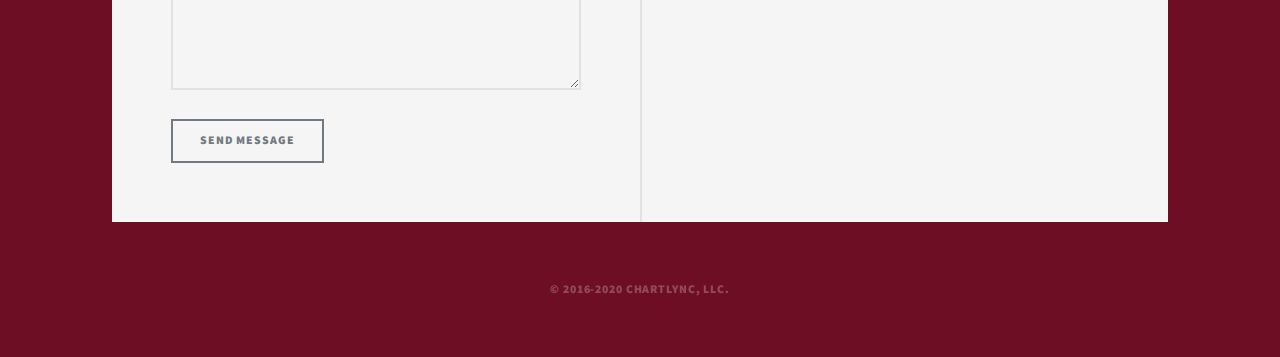
<file: docs/terms.html>
<!DOCTYPE HTML>
<!--
	Massively by HTML5 UP
	html5up.net | @ajlkn
	Free for personal and commercial use under the CCA 3.0 license (html5up.net/license)
-->
<html>

<head>
	<title>Terms Of Service - PetInfo</title>
	<meta charset="utf-8" />
	<meta name="viewport" content="width=device-width, initial-scale=1, user-scalable=no" />
	<link rel="stylesheet" href="assets/css/main.css" />
	<noscript>
		<link rel="stylesheet" href="assets/css/noscript.css" /></noscript>
</head>

<body class="is-preload">

	<!-- Wrapper -->
	<div id="wrapper">

		<!-- Header -->
		<header id="header">
			<a href="index.html" class="logo">PetInfo</a>
		</header>

		<!-- Nav -->
		<nav id="nav">
			<ul class="links">
				<li><a href="index.html">What is it?</a></li>
				<li><a href="privacy.html">Privay Policy</a></li>
				<li class="active"><a href="terms.html">Terms Of Service</a></li>
			</ul>
		</nav>

		<!-- Main -->
		<div id="main">

			<!-- Post -->
			<section class="post">
				<header class="major">
					<span class="date">January 15, 2020</span>
					<h1>Welcome</h1>
					<p>Thank you for choosing PetInfo app provided by ChartLync LLC.</p>
				</header>
				<p>By using PetInfo App and ChartLync's web sites (defined to include all properties (mobile, Web or
					otherwise) owned and operated by ChartLync, LLC.), related data, and/or related services
					(collectively, "Services"), you agree to be bound by the following terms of use, as updated
					from time to time ("Terms of Use").</p>
			</section>

			<section class="post">
				<header class="major">
					<h2>Permissible Use</h2>
				</header>
				<p>If you are acting in your professional capacity, you agree to use the Services for your
					personal use only. Commercial use is prohibited without written permission by ChartLync, LLC.</p>

				<h3>Restrictions and Additional Terms</h3>
				<p>You agree not to remove or modify any copyright or other intellectual property notices that
					appear in the Services. You will not use the Services for resale, service bureau or other
					similar purposes. Further:</p>

				<h3>Acceptable Use</h3>
				<p>You agree not to use the Services in any way that is unlawful, or harms ChartLync, LLC., its service
					providers, suppliers or any other user. You agree not to distribute or post spam, chain letters,
					pyramid schemes, or similar communications through the Services. You agree not to impersonate
					another person or misrepresent your affiliation with another person or entity. Except as expressly
					stated herein, these Terms of Use do not provide you a license to use, reproduce, distribute,
					display or provide access to any portion of the Services on third-party Web sites or otherwise.</p>

				<h3>Automated Queries</h3>
				<p>Automated queries (including screen and database scraping, spiders, robots, crawlers and any other
					automated activity with the purpose of obtaining information from the Services) are strictly
					prohibited on the Services, unless you have received express written permission from "ChartLync, LLC.".
					As a limited exception, publicly available search engines and similar Internet navigation tools
					("Search Engines") may query the Services and provide an index with links to the Services' Web pages,
					only to the extent such unlicensed "fair use" is allowed by applicable copyright law. Search Engines
					are not permitted to query or search information protected by a security verification system
					("login authentication") which limits access to human users.
				</p>

				<h3>Materials You Provide; Account Use; Privacy; Third Party Web Sites</h3>
				<p>
					For materials you post or otherwise provide to "ChartLync, LLC." in connection with the Services
					(your "Submission"), you grant "ChartLync, LLC." an irrevocable, perpetual, royalty-free worldwide license to
					(a) use, copy, distribute, transmit, publicly display, publicly perform, reproduce, edit, modify, prepare
					derivative works of or incorporate into other works, and translate your Submission, in connection with the
					Services or in any other media, and (b) sublicense these rights, to the maximum extent permitted by applicable
					law. "ChartLync, LLC." will not pay you for your Submission or to exercise any rights related to your
					Submission set forth in the preceding sentence. "ChartLync, LLC." may remove or modify your Submission at any
					time. For each Submission, you agree to provide accurate and complete information and represent that you have
					all the rights necessary to grant "ChartLync, LLC." the rights in this paragraph and that the Submission
					complies with Section (2a) above. You are solely responsible for all Submissions made through your "ChartLync,
					LLC." user account or that you otherwise make available through the Services.
				</p>

				<h3>Use of your account</h3>
				<p>
					You may not share your "ChartLync, LLC." user account with others. You are responsible for all actions taken
					via your account. "ChartLync, LLC." will treat your use of the Services in accordance with its Privacy Policy.
				</p>

				<h3>Use of Software</h3>
				<p>
					The Services may include software for use in connection with the Services. If such software is accompanied by
					an end user license agreement ("EULA"), the terms of the EULA will govern your use of the software. If such
					software is not accompanied by a EULA, then "ChartLync, LLC." grants to you a non-exclusive, revocable,
					personal, non-transferable license to use such software solely in connection with the Services.
				</p>

				<h3>Third Party Materials</h3>
				<p>
					"ChartLync, LLC." does not endorse, and takes no responsibility for any third party products, services, Web
					sites, and materials listed on ChartLync.com (website) and/or Chartlync mobile application. You understand
					that "ChartLync, LLC." has no obligation to, and generally does not, approve or monitor materials provided by
					third parties through the Services. Your dealings with any third party arising in connection with the Services
					are solely between you and such third party, and "ChartLync, LLC." takes no responsibility for any damages or
					costs of any type arising out of or in any way connected with your dealings with these third parties.
				</p>

				<h3>No Warranty</h3>
				<p>
					"CHARTLYNC LLC." PROVIDES THE SERVICES "AS IS," "WITH ALL FAULTS" AND "AS AVAILABLE," AND THE ENTIRE RISK AS
					TO SATISFACTORY QUALITY, PERFORMANCE, ACCURACY, AND EFFORT IS WITH YOU. TO THE MAXIMUM EXTENT PERMITTED BY
					APPLICABLE LAW, "CHARTLYNC" AND ITS SUPPLIERS MAKE NO REPRESENTATIONS, WARRANTIES OR CONDITIONS, EXPRESS OR
					IMPLIED. "CHARTLYNC" AND ITS SUPPLIERS EXPRESSLY DISCLAIM ANY AND ALL WARRANTIES OR CONDITIONS, EXPRESS,
					STATUTORY AND IMPLIED, INCLUDING WITHOUT LIMITATION (A) WARRANTIES OR CONDITIONS OF MERCHANTABILITY, FITNESS
					FOR A PARTICULAR PURPOSE, WORKMANLIKE EFFORT, ACCURACY, TITLE, QUIET ENJOYMENT, NO ENCUMBRANCES, NO LIENS AND
					NON-INFRINGEMENT, (B) WARRANTIES OR CONDITIONS ARISING THROUGH COURSE OF DEALING OR USAGE OF TRADE, AND (C)
					WARRANTIES OR CONDITIONS OF UNINTERRUPTED OR ERROR-FREE ACCESS OR USE.
				</p>

				<h3>LIABILITY LIMITATION</h3>
				<p>
					IN NO EVENT WILL "PETINFO" OR "CHARTLYNC" OR CHARTLYNC, LLC. OR ANY SUPPLIER BE LIABLE FOR ANY DAMAGES,
					INCLUDING WITHOUT LIMITATION ANY INDIRECT, CONSEQUENTIAL, SPECIAL, INCIDENTAL, OR PUNITIVE DAMAGES ARISING OUT
					OF, BASED ON, OR RESULTING FROM THESE TERMS OF USE OR YOUR USE OF THE SERVICES, EVEN IF SUCH PARTY HAS BEEN
					ADVISED OF THE POSSIBILITY OF SUCH DAMAGES. THE EXCLUSION OF DAMAGES UNDER THIS PARAGRAPH IS INDEPENDENT OF
					YOUR EXCLUSIVE REMEDY SET FORTH BELOW AND SURVIVES IN THE EVENT SUCH REMEDY FAILS OF ITS ESSENTIAL PURPOSE OR
					IS OTHERWISE DEEMED UNENFORCEABLE. THESE LIMITATIONS AND EXCLUSIONS APPLY WITHOUT REGARD TO WHETHER THE
					DAMAGES ARISE FROM (A) BREACH OF CONTRACT, (B) BREACH OF WARRANTY, (C) NEGLIGENCE, OR (D) ANY OTHER CAUSE OF
					ACTION, TO THE EXTENT SUCH EXCLUSION AND LIMITATIONS ARE NOT PROHIBITED BY APPLICABLE LAW. IF YOU DO NOT AGREE
					WITH ANY PART OF THESE TERMS OF USE, OR YOU HAVE ANY DISPUTE OR CLAIM AGAINST "CHARTLYNC" OR CHARTLYNC, LLC.
					OR ITS SUPPLIERS WITH RESPECT TO THESE TERMS OF USE OR THE SERVICES, THEN YOUR SOLE AND EXCLUSIVE REMEDY IS TO
					DISCONTINUE USING THE SERVICES.
				</p>

				<h3>Changes; Availabiltiy</h3>
				<p>
					"CHARTLYNC" reserves the right to change these Terms of Use at any time in its sole discretion. Any changes
					will be effective immediately upon posting the revised version of these Terms of Use to "CHARTLYNC's" Web
					sites or as a mobile application update. Your continued use of the Services after the effectiveness of such
					changes will constitute acceptance of and agreement to any such changes. You further waive any right you may
					have to receive specific notice of such changes to these Terms of Use. You are responsible for regularly
					reviewing these Terms of Use. "CHARTLYNC" may alter, suspend or discontinue the Services at any time to you
					and/or to others, without notice.
				</p>

				<h3>Indemnification</h3>
				<p>
					You agree to defend and hold "CHARTLYNC", its affiliates, and their respective directors, officers, employees,
					and agents harmless from any and all claims and demands made by any third party due to or arising out of your
					breach of these Terms of Use, your use of the Services, your violation of any law or the rights of a third
					party, or any Submission made through "CHARTLYNC" app and/or your "CHARTLYNC" user account or that you
					otherwise make available through the Services.
				</p>

				<h3>Release</h3>
				<p>
					You release "CHARTLYNC", its affiliates, and their respective directors, officers, employees and agents from
					all liability related to any and all claims and demands you may assert against any third party arising out of
					the Services.
				</p>

				<h3>Contact</h3>
				<p>
					support (at) chartlync (dot) com
				</p>
			</section>

		</div>

		<!-- Footer -->
		<footer id="footer">
			<section>
				<form method="post" action="#">
					<div class="fields">
						<div class="field">
							<label for="name">Name</label>
							<input type="text" name="name" id="name" />
						</div>
						<div class="field">
							<label for="email">Email</label>
							<input type="text" name="email" id="email" />
						</div>
						<div class="field">
							<label for="message">Message</label>
							<textarea name="message" id="message" rows="3"></textarea>
						</div>
					</div>
					<ul class="actions">
						<li><input type="submit" value="Send Message" /></li>
					</ul>
				</form>
			</section>
			<section class="split contact">
				<section class="alt">
					<h3>Address</h3>
					<p>Portland, OR 97229</p>
				</section>
				<section>
					<h3>Phone</h3>
					<p><a href="#">(971) 249-2440</a></p>
				</section>
				<section>
					<h3>Email</h3>
					<p><a href="#">support@chartlync.com</a></p>
				</section>
			</section>
		</footer>

		<!-- Copyright -->
		<div id="copyright">
			<ul>
				<li>&copy; 2016-2020 ChartLync, LLC.</li>
			</ul>
		</div>

	</div>

	<!-- Scripts -->
	<script src="assets/js/jquery.min.js"></script>
	<script src="assets/js/jquery.scrollex.min.js"></script>
	<script src="assets/js/jquery.scrolly.min.js"></script>
	<script src="assets/js/browser.min.js"></script>
	<script src="assets/js/breakpoints.min.js"></script>
	<script src="assets/js/util.js"></script>
	<script src="assets/js/main.js"></script>

</body>

</html>
</file>
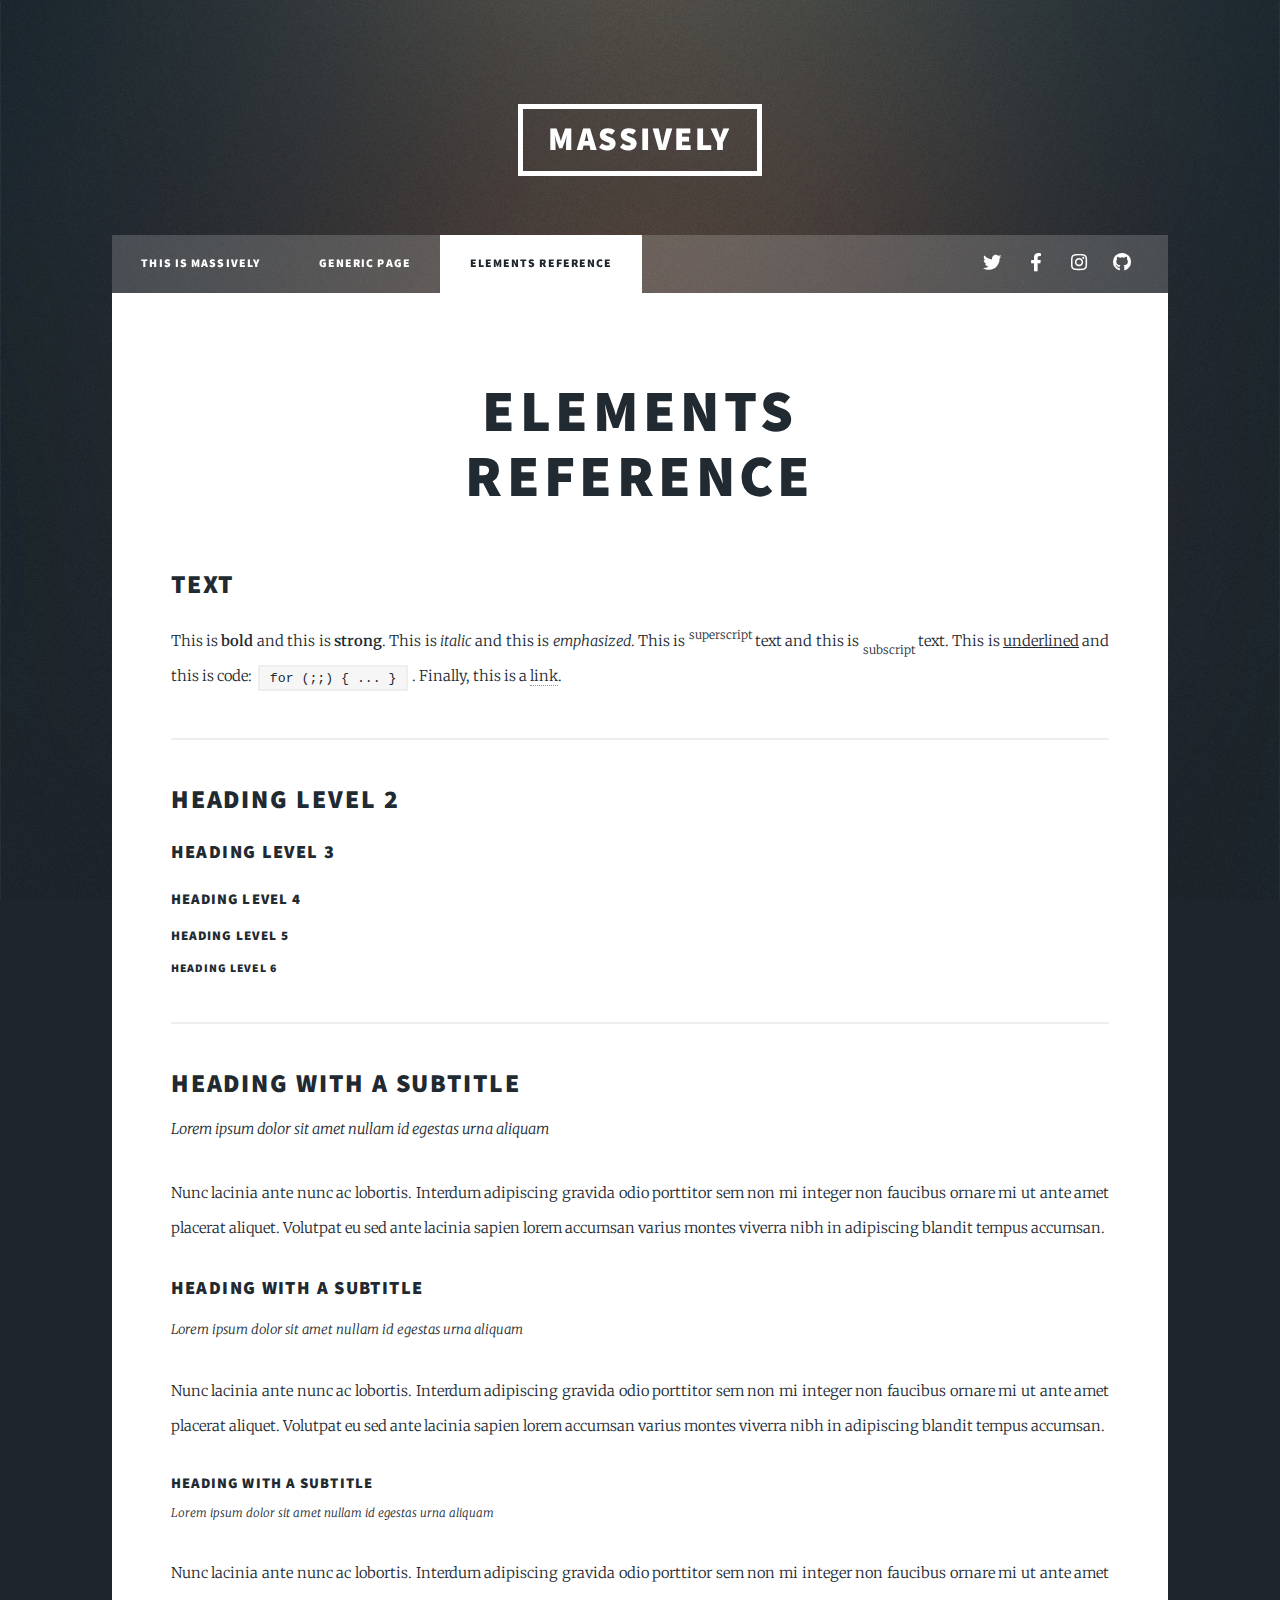
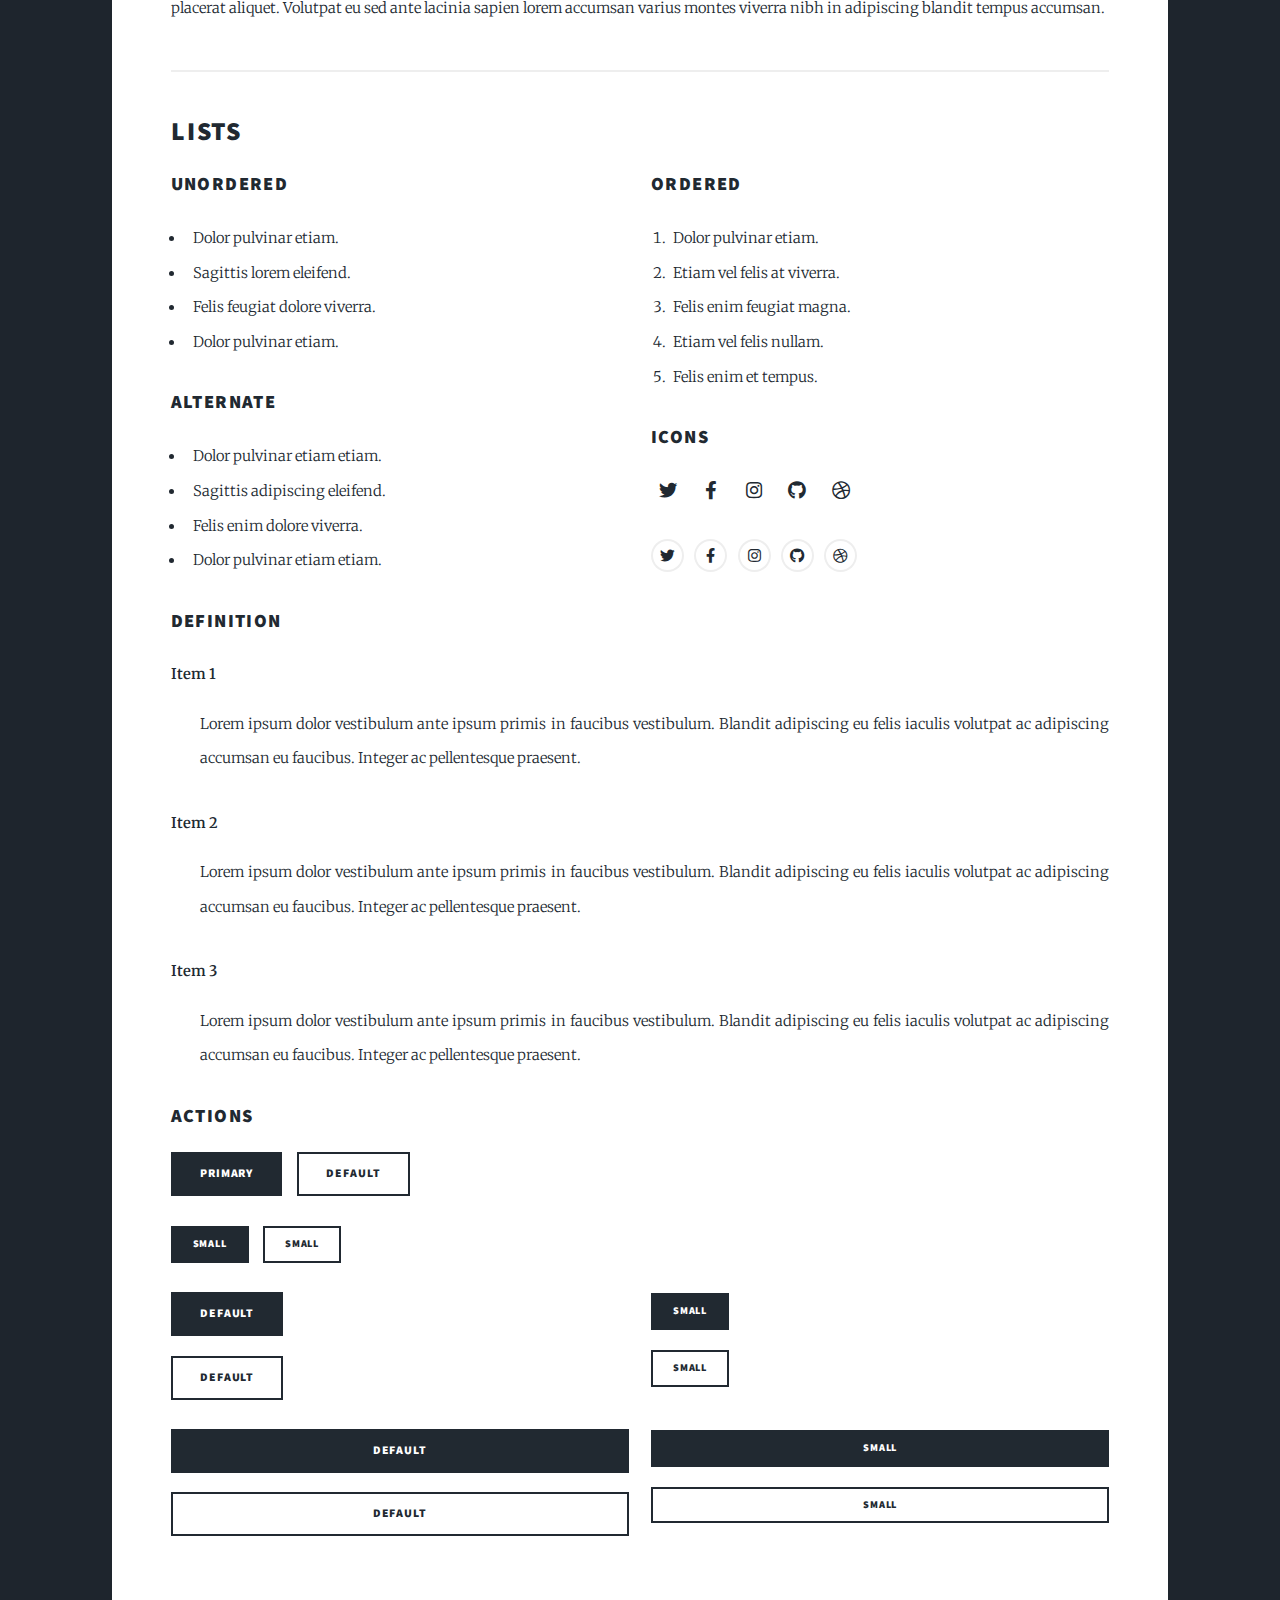
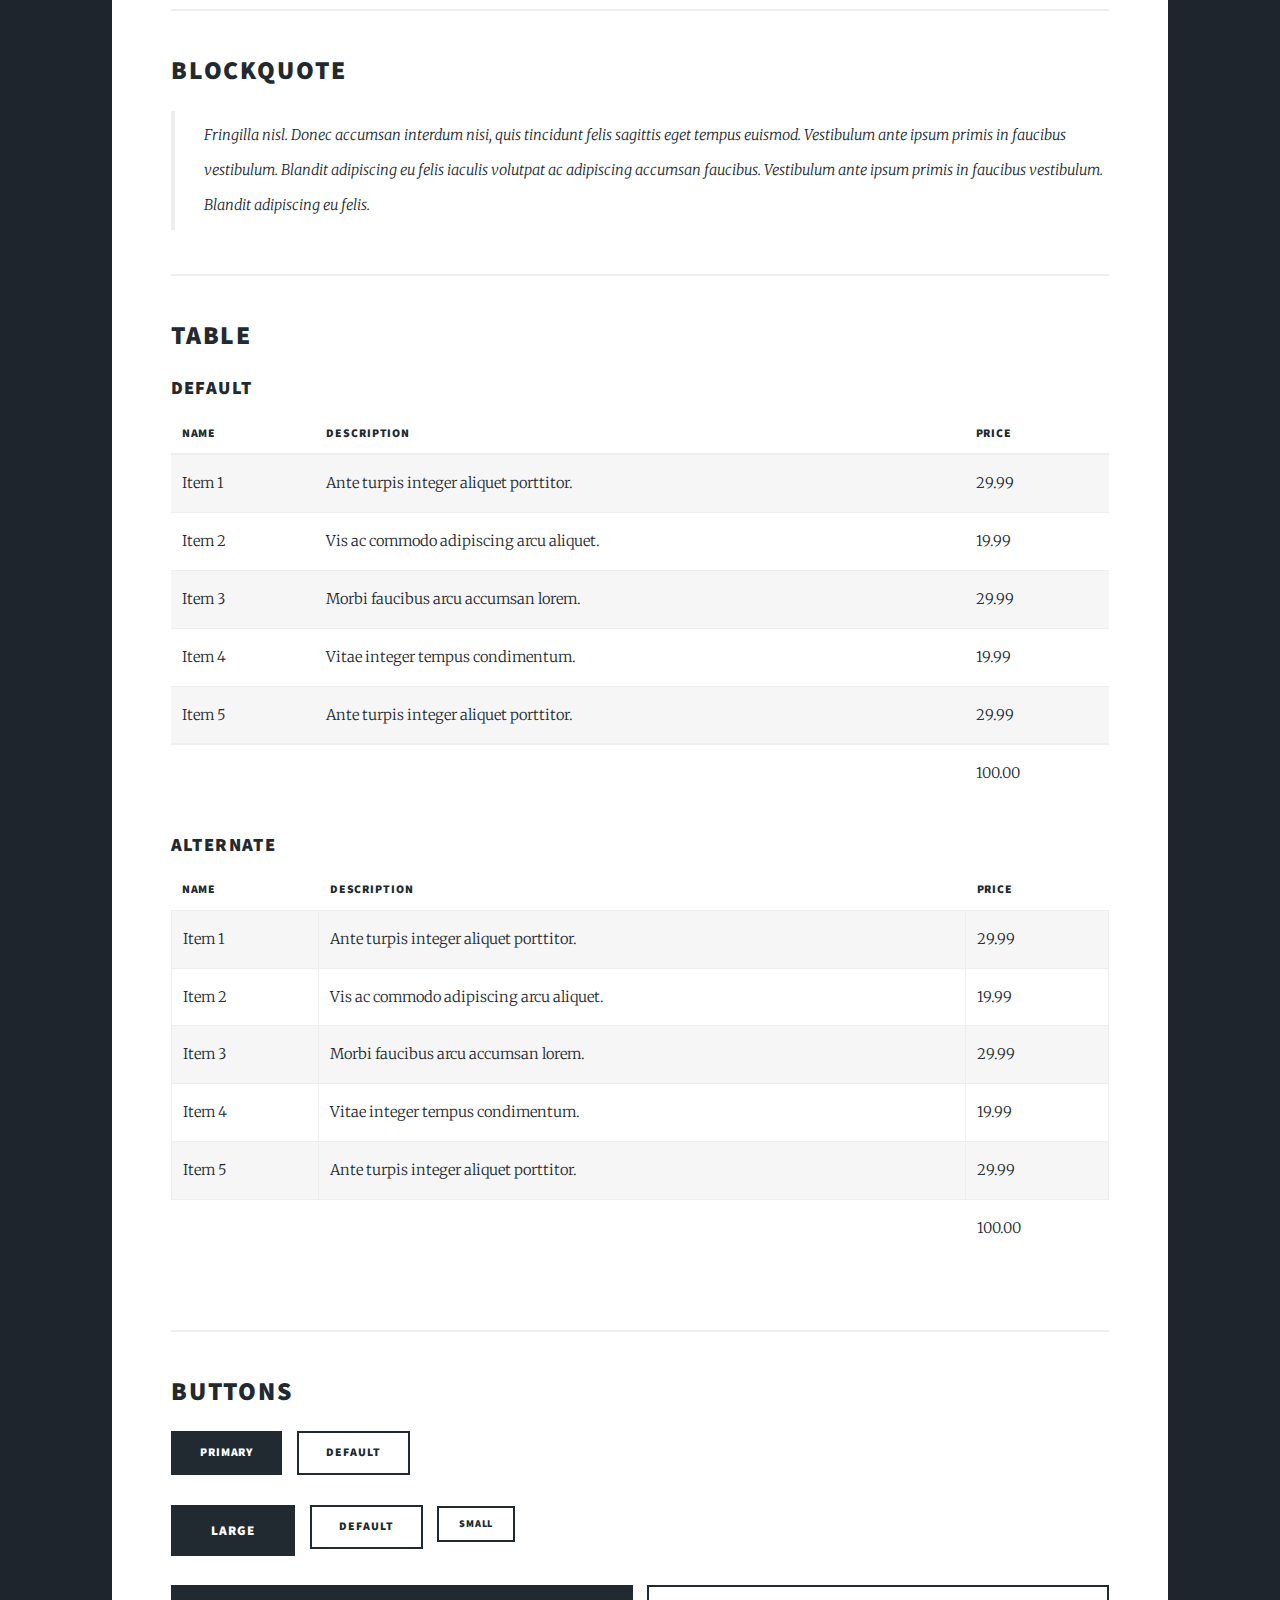
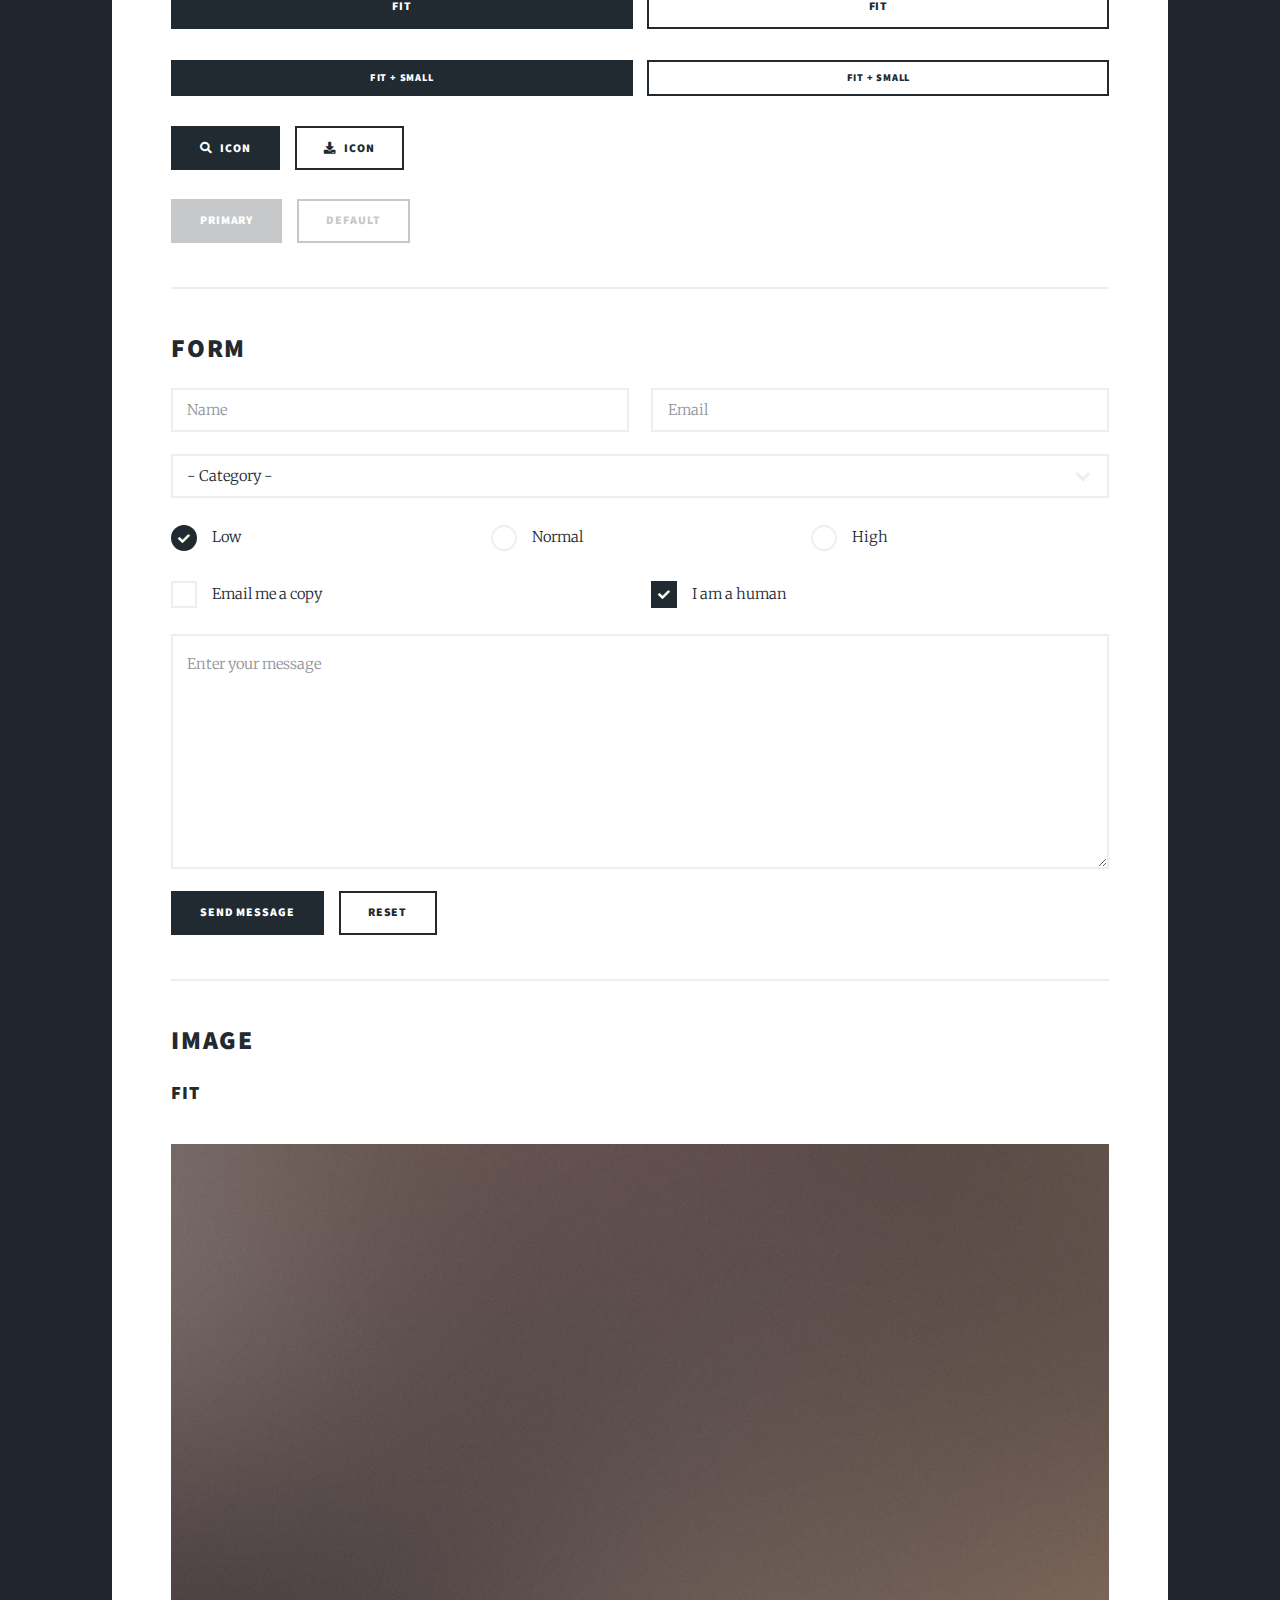
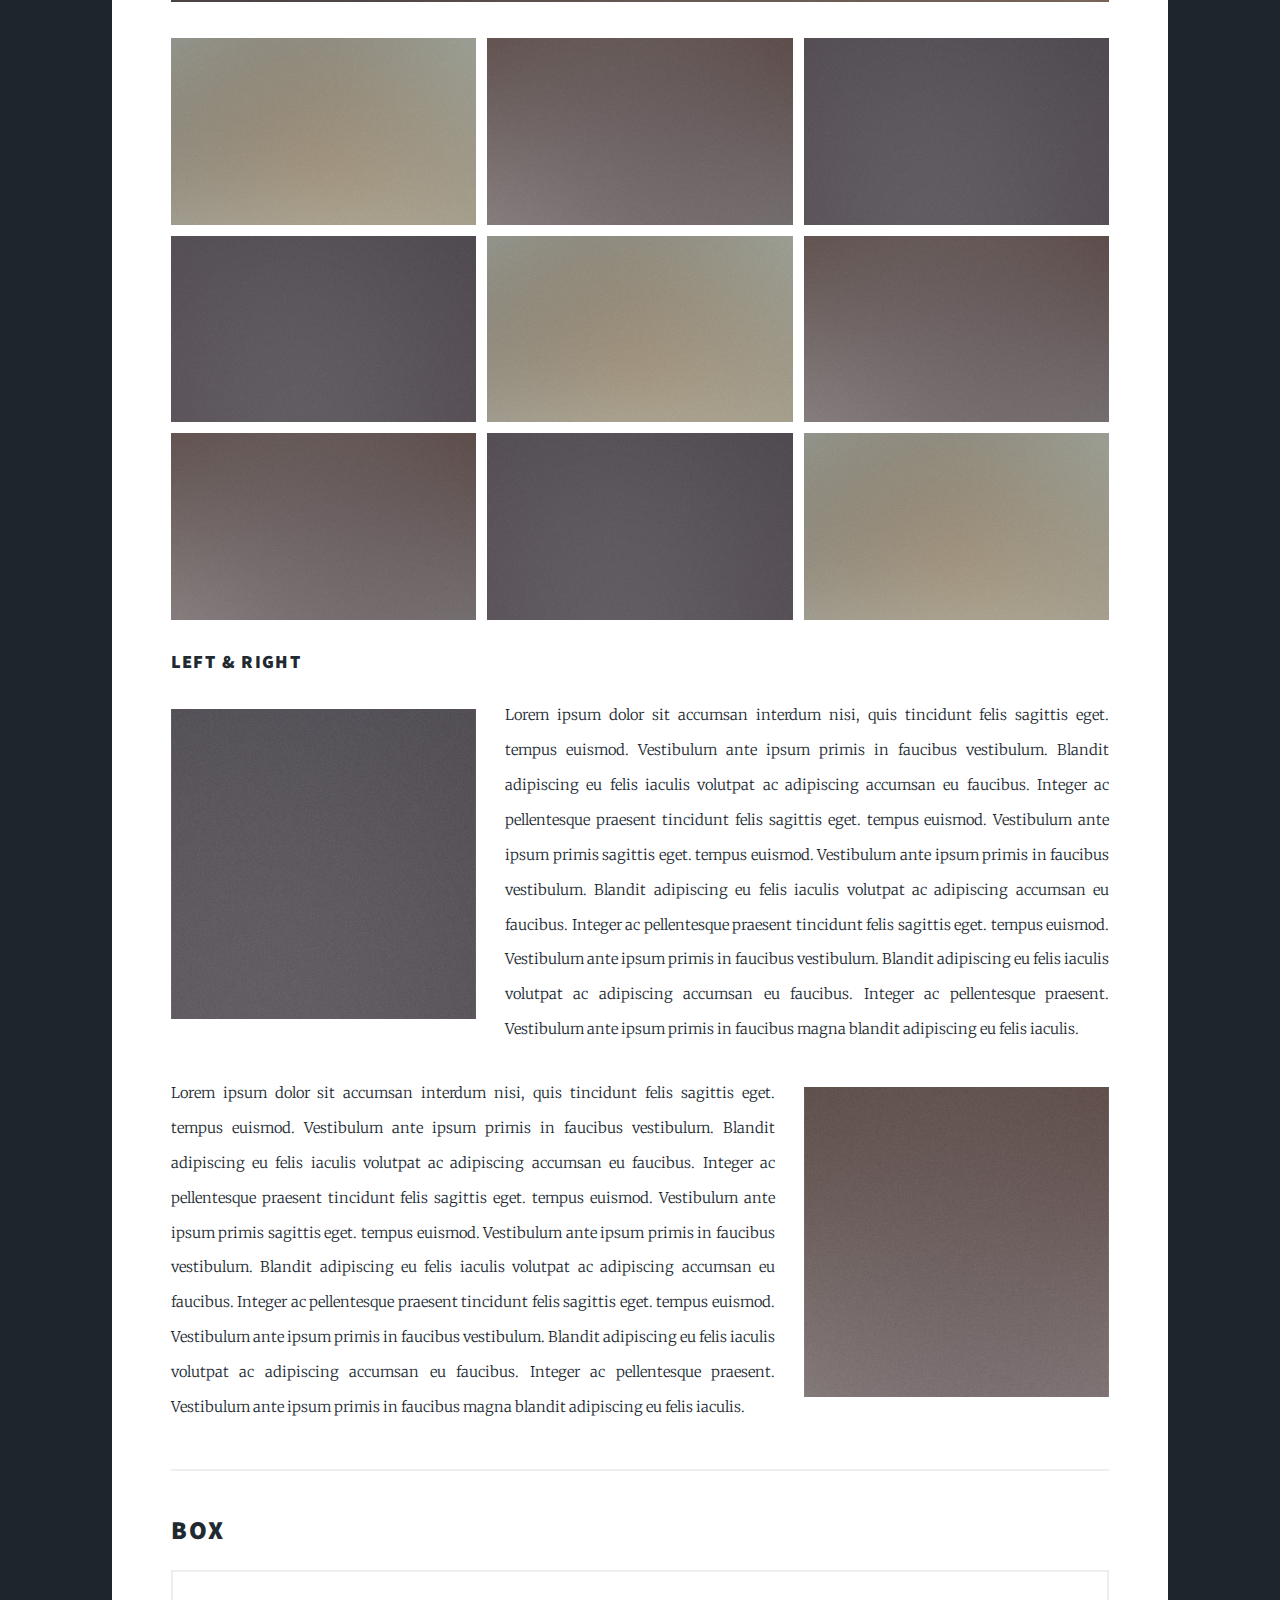
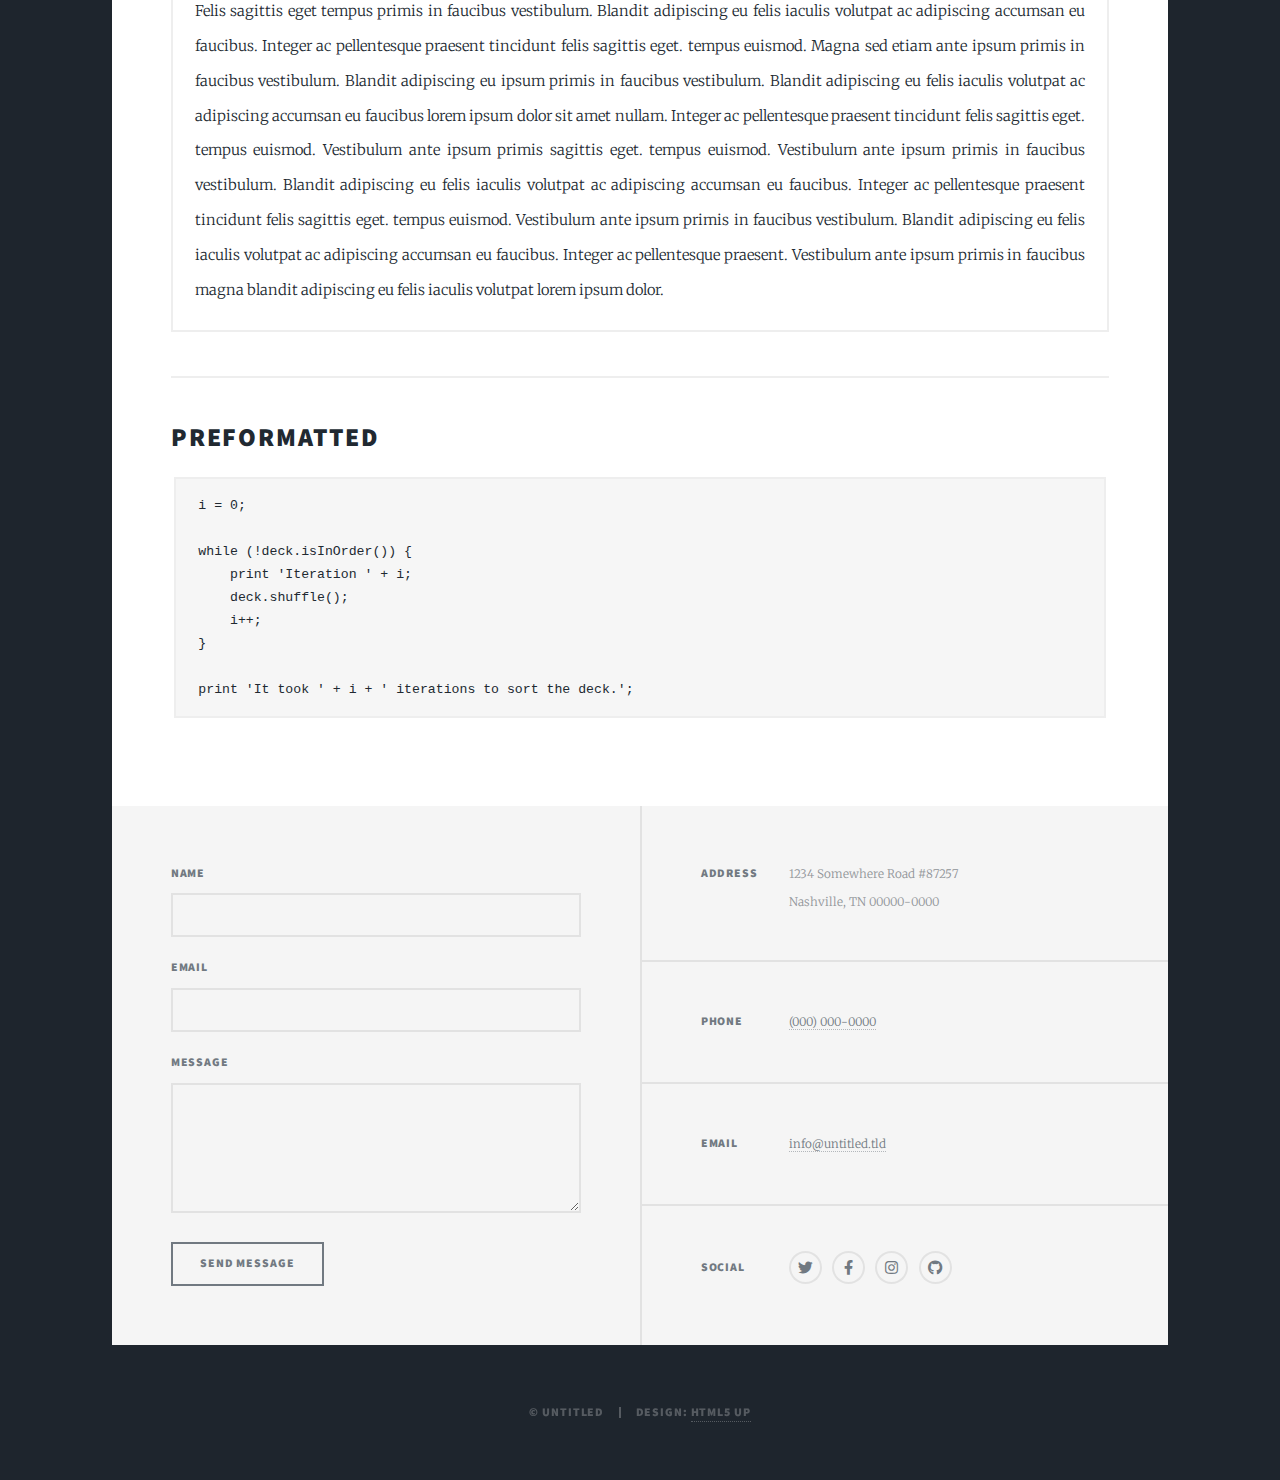
<file: p1/elements.html>
<!DOCTYPE HTML>
<!--
	Massively by HTML5 UP
	html5up.net | @ajlkn
	Free for personal and commercial use under the CCA 3.0 license (html5up.net/license)
-->
<html>
	<head>
		<title>Elements Reference - Massively by HTML5 UP</title>
		<meta charset="utf-8" />
		<meta name="viewport" content="width=device-width, initial-scale=1, user-scalable=no" />
		<link rel="stylesheet" href="assets/css/main.css" />
		<noscript><link rel="stylesheet" href="assets/css/noscript.css" /></noscript>
	</head>
	<body class="is-preload">

		<!-- Wrapper -->
			<div id="wrapper">

				<!-- Header -->
					<header id="header">
						<a href="index.html" class="logo">Massively</a>
					</header>

				<!-- Nav -->
					<nav id="nav">
						<ul class="links">
							<li><a href="index.html">This is Massively</a></li>
							<li><a href="generic.html">Generic Page</a></li>
							<li class="active"><a href="elements.html">Elements Reference</a></li>
						</ul>
						<ul class="icons">
							<li><a href="#" class="icon brands fa-twitter"><span class="label">Twitter</span></a></li>
							<li><a href="#" class="icon brands fa-facebook-f"><span class="label">Facebook</span></a></li>
							<li><a href="#" class="icon brands fa-instagram"><span class="label">Instagram</span></a></li>
							<li><a href="#" class="icon brands fa-github"><span class="label">GitHub</span></a></li>
						</ul>
					</nav>

				<!-- Main -->
					<div id="main">

						<!-- Post -->
							<section class="post">
								<header class="major">
									<h1>Elements<br />
									Reference</h1>
								</header>

								<!-- Text stuff -->
									<h2>Text</h2>
									<p>This is <b>bold</b> and this is <strong>strong</strong>. This is <i>italic</i> and this is <em>emphasized</em>.
									This is <sup>superscript</sup> text and this is <sub>subscript</sub> text.
									This is <u>underlined</u> and this is code: <code>for (;;) { ... }</code>.
									Finally, this is a <a href="#">link</a>.</p>
									<hr />
									<h2>Heading Level 2</h2>
									<h3>Heading Level 3</h3>
									<h4>Heading Level 4</h4>
									<h5>Heading Level 5</h5>
									<h6>Heading Level 6</h6>
									<hr />
									<header>
										<h2>Heading with a Subtitle</h2>
										<p>Lorem ipsum dolor sit amet nullam id egestas urna aliquam</p>
									</header>
									<p>Nunc lacinia ante nunc ac lobortis. Interdum adipiscing gravida odio porttitor sem non mi integer non faucibus ornare mi ut ante amet placerat aliquet. Volutpat eu sed ante lacinia sapien lorem accumsan varius montes viverra nibh in adipiscing blandit tempus accumsan.</p>
									<header>
										<h3>Heading with a Subtitle</h3>
										<p>Lorem ipsum dolor sit amet nullam id egestas urna aliquam</p>
									</header>
									<p>Nunc lacinia ante nunc ac lobortis. Interdum adipiscing gravida odio porttitor sem non mi integer non faucibus ornare mi ut ante amet placerat aliquet. Volutpat eu sed ante lacinia sapien lorem accumsan varius montes viverra nibh in adipiscing blandit tempus accumsan.</p>
									<header>
										<h4>Heading with a Subtitle</h4>
										<p>Lorem ipsum dolor sit amet nullam id egestas urna aliquam</p>
									</header>
									<p>Nunc lacinia ante nunc ac lobortis. Interdum adipiscing gravida odio porttitor sem non mi integer non faucibus ornare mi ut ante amet placerat aliquet. Volutpat eu sed ante lacinia sapien lorem accumsan varius montes viverra nibh in adipiscing blandit tempus accumsan.</p>

									<hr />

								<!-- Lists -->
									<h2>Lists</h2>
									<div class="row">
										<div class="col-6 col-12-small">

											<h3>Unordered</h3>
											<ul>
												<li>Dolor pulvinar etiam.</li>
												<li>Sagittis lorem eleifend.</li>
												<li>Felis feugiat dolore viverra.</li>
												<li>Dolor pulvinar etiam.</li>
											</ul>

											<h3>Alternate</h3>
											<ul class="alt">
												<li>Dolor pulvinar etiam etiam.</li>
												<li>Sagittis adipiscing eleifend.</li>
												<li>Felis enim dolore viverra.</li>
												<li>Dolor pulvinar etiam etiam.</li>
											</ul>

										</div>
										<div class="col-6 col-12-small">

											<h3>Ordered</h3>
											<ol>
												<li>Dolor pulvinar etiam.</li>
												<li>Etiam vel felis at viverra.</li>
												<li>Felis enim feugiat magna.</li>
												<li>Etiam vel felis nullam.</li>
												<li>Felis enim et tempus.</li>
											</ol>

											<h3>Icons</h3>
											<ul class="icons">
												<li><a href="#" class="icon brands fa-twitter"><span class="label">Twitter</span></a></li>
												<li><a href="#" class="icon brands fa-facebook-f"><span class="label">Facebook</span></a></li>
												<li><a href="#" class="icon brands fa-instagram"><span class="label">Instagram</span></a></li>
												<li><a href="#" class="icon brands fa-github"><span class="label">Github</span></a></li>
												<li><a href="#" class="icon brands fa-dribbble"><span class="label">Dribbble</span></a></li>
											</ul>
											<ul class="icons alt">
												<li><a href="#" class="icon brands alt fa-twitter"><span class="label">Twitter</span></a></li>
												<li><a href="#" class="icon brands alt fa-facebook-f"><span class="label">Facebook</span></a></li>
												<li><a href="#" class="icon brands alt fa-instagram"><span class="label">Instagram</span></a></li>
												<li><a href="#" class="icon brands alt fa-github"><span class="label">Github</span></a></li>
												<li><a href="#" class="icon brands alt fa-dribbble"><span class="label">Dribbble</span></a></li>
											</ul>

										</div>
									</div>
									<h3>Definition</h3>
									<dl>
										<dt>Item 1</dt>
										<dd>
											<p>Lorem ipsum dolor vestibulum ante ipsum primis in faucibus vestibulum. Blandit adipiscing eu felis iaculis volutpat ac adipiscing accumsan eu faucibus. Integer ac pellentesque praesent.</p>
										</dd>
										<dt>Item 2</dt>
										<dd>
											<p>Lorem ipsum dolor vestibulum ante ipsum primis in faucibus vestibulum. Blandit adipiscing eu felis iaculis volutpat ac adipiscing accumsan eu faucibus. Integer ac pellentesque praesent.</p>
										</dd>
										<dt>Item 3</dt>
										<dd>
											<p>Lorem ipsum dolor vestibulum ante ipsum primis in faucibus vestibulum. Blandit adipiscing eu felis iaculis volutpat ac adipiscing accumsan eu faucibus. Integer ac pellentesque praesent.</p>
										</dd>
									</dl>

									<h3>Actions</h3>
									<ul class="actions">
										<li><a href="#" class="button primary">Primary</a></li>
										<li><a href="#" class="button">Default</a></li>
									</ul>
									<ul class="actions small">
										<li><a href="#" class="button primary small">Small</a></li>
										<li><a href="#" class="button small">Small</a></li>
									</ul>
									<div class="row">
										<div class="col-6 col-12-small">
											<ul class="actions stacked">
												<li><a href="#" class="button primary">Default</a></li>
												<li><a href="#" class="button">Default</a></li>
											</ul>
										</div>
										<div class="col-6 col-12-small">
											<ul class="actions stacked">
												<li><a href="#" class="button primary small">Small</a></li>
												<li><a href="#" class="button small">Small</a></li>
											</ul>
										</div>
									</div>
									<div class="row">
										<div class="col-6 col-12-small">
											<ul class="actions stacked">
												<li><a href="#" class="button primary fit">Default</a></li>
												<li><a href="#" class="button fit">Default</a></li>
											</ul>
										</div>
										<div class="col-6 col-12-small">
											<ul class="actions stacked">
												<li><a href="#" class="button primary small fit">Small</a></li>
												<li><a href="#" class="button small fit">Small</a></li>
											</ul>
										</div>
									</div>

									<hr />

								<!-- Blockquote -->
									<h2>Blockquote</h2>
									<blockquote>Fringilla nisl. Donec accumsan interdum nisi, quis tincidunt felis sagittis eget tempus euismod. Vestibulum ante ipsum primis in faucibus vestibulum. Blandit adipiscing eu felis iaculis volutpat ac adipiscing accumsan faucibus. Vestibulum ante ipsum primis in faucibus vestibulum. Blandit adipiscing eu felis.</blockquote>

									<hr />

								<!-- Table -->
									<h2>Table</h2>

									<h3>Default</h3>
									<div class="table-wrapper">
										<table>
											<thead>
												<tr>
													<th>Name</th>
													<th>Description</th>
													<th>Price</th>
												</tr>
											</thead>
											<tbody>
												<tr>
													<td>Item 1</td>
													<td>Ante turpis integer aliquet porttitor.</td>
													<td>29.99</td>
												</tr>
												<tr>
													<td>Item 2</td>
													<td>Vis ac commodo adipiscing arcu aliquet.</td>
													<td>19.99</td>
												</tr>
												<tr>
													<td>Item 3</td>
													<td> Morbi faucibus arcu accumsan lorem.</td>
													<td>29.99</td>
												</tr>
												<tr>
													<td>Item 4</td>
													<td>Vitae integer tempus condimentum.</td>
													<td>19.99</td>
												</tr>
												<tr>
													<td>Item 5</td>
													<td>Ante turpis integer aliquet porttitor.</td>
													<td>29.99</td>
												</tr>
											</tbody>
											<tfoot>
												<tr>
													<td colspan="2"></td>
													<td>100.00</td>
												</tr>
											</tfoot>
										</table>
									</div>

									<h3>Alternate</h3>
									<div class="table-wrapper">
										<table class="alt">
											<thead>
												<tr>
													<th>Name</th>
													<th>Description</th>
													<th>Price</th>
												</tr>
											</thead>
											<tbody>
												<tr>
													<td>Item 1</td>
													<td>Ante turpis integer aliquet porttitor.</td>
													<td>29.99</td>
												</tr>
												<tr>
													<td>Item 2</td>
													<td>Vis ac commodo adipiscing arcu aliquet.</td>
													<td>19.99</td>
												</tr>
												<tr>
													<td>Item 3</td>
													<td> Morbi faucibus arcu accumsan lorem.</td>
													<td>29.99</td>
												</tr>
												<tr>
													<td>Item 4</td>
													<td>Vitae integer tempus condimentum.</td>
													<td>19.99</td>
												</tr>
												<tr>
													<td>Item 5</td>
													<td>Ante turpis integer aliquet porttitor.</td>
													<td>29.99</td>
												</tr>
											</tbody>
											<tfoot>
												<tr>
													<td colspan="2"></td>
													<td>100.00</td>
												</tr>
											</tfoot>
										</table>
									</div>

									<hr />

								<!-- Buttons -->
									<h2>Buttons</h2>
									<ul class="actions">
										<li><a href="#" class="button primary">Primary</a></li>
										<li><a href="#" class="button">Default</a></li>
									</ul>
									<ul class="actions">
										<li><a href="#" class="button primary large">Large</a></li>
										<li><a href="#" class="button">Default</a></li>
										<li><a href="#" class="button small">Small</a></li>
									</ul>
									<ul class="actions fit">
										<li><a href="#" class="button primary fit">Fit</a></li>
										<li><a href="#" class="button fit">Fit</a></li>
									</ul>
									<ul class="actions fit small">
										<li><a href="#" class="button primary fit small">Fit + Small</a></li>
										<li><a href="#" class="button fit small">Fit + Small</a></li>
									</ul>
									<ul class="actions">
										<li><a href="#" class="button primary icon solid fa-search">Icon</a></li>
										<li><a href="#" class="button icon solid fa-download">Icon</a></li>
									</ul>
									<ul class="actions">
										<li><span class="button primary disabled">Primary</span></li>
										<li><span class="button disabled">Default</span></li>
									</ul>

									<hr />

								<!-- Form -->
									<h2>Form</h2>

									<form method="post" action="#">
										<div class="row gtr-uniform">
											<div class="col-6 col-12-xsmall">
												<input type="text" name="demo-name" id="demo-name" value="" placeholder="Name" />
											</div>
											<div class="col-6 col-12-xsmall">
												<input type="email" name="demo-email" id="demo-email" value="" placeholder="Email" />
											</div>
											<!-- Break -->
											<div class="col-12">
												<select name="demo-category" id="demo-category">
													<option value="">- Category -</option>
													<option value="1">Manufacturing</option>
													<option value="1">Shipping</option>
													<option value="1">Administration</option>
													<option value="1">Human Resources</option>
												</select>
											</div>
											<!-- Break -->
											<div class="col-4 col-12-small">
												<input type="radio" id="demo-priority-low" name="demo-priority" checked>
												<label for="demo-priority-low">Low</label>
											</div>
											<div class="col-4 col-12-small">
												<input type="radio" id="demo-priority-normal" name="demo-priority">
												<label for="demo-priority-normal">Normal</label>
											</div>
											<div class="col-4 col-12-small">
												<input type="radio" id="demo-priority-high" name="demo-priority">
												<label for="demo-priority-high">High</label>
											</div>
											<!-- Break -->
											<div class="col-6 col-12-small">
												<input type="checkbox" id="demo-copy" name="demo-copy">
												<label for="demo-copy">Email me a copy</label>
											</div>
											<div class="col-6 col-12-small">
												<input type="checkbox" id="demo-human" name="demo-human" checked>
												<label for="demo-human">I am a human</label>
											</div>
											<!-- Break -->
											<div class="col-12">
												<textarea name="demo-message" id="demo-message" placeholder="Enter your message" rows="6"></textarea>
											</div>
											<!-- Break -->
											<div class="col-12">
												<ul class="actions">
													<li><input type="submit" value="Send Message" class="primary" /></li>
													<li><input type="reset" value="Reset" /></li>
												</ul>
											</div>
										</div>
									</form>

									<hr />

								<!-- Image -->
									<h2>Image</h2>

									<h3>Fit</h3>
									<span class="image fit"><img src="images/pic01.jpg" alt="" /></span>
									<div class="box alt">
										<div class="row gtr-50 gtr-uniform">
											<div class="col-4"><span class="image fit"><img src="images/pic02.jpg" alt="" /></span></div>
											<div class="col-4"><span class="image fit"><img src="images/pic03.jpg" alt="" /></span></div>
											<div class="col-4"><span class="image fit"><img src="images/pic04.jpg" alt="" /></span></div>
											<!-- Break -->
											<div class="col-4"><span class="image fit"><img src="images/pic04.jpg" alt="" /></span></div>
											<div class="col-4"><span class="image fit"><img src="images/pic02.jpg" alt="" /></span></div>
											<div class="col-4"><span class="image fit"><img src="images/pic03.jpg" alt="" /></span></div>
											<!-- Break -->
											<div class="col-4"><span class="image fit"><img src="images/pic03.jpg" alt="" /></span></div>
											<div class="col-4"><span class="image fit"><img src="images/pic04.jpg" alt="" /></span></div>
											<div class="col-4"><span class="image fit"><img src="images/pic02.jpg" alt="" /></span></div>
										</div>
									</div>

									<h3>Left &amp; Right</h3>
									<p><span class="image left"><img src="images/pic08.jpg" alt="" /></span>Lorem ipsum dolor sit accumsan interdum nisi, quis tincidunt felis sagittis eget. tempus euismod. Vestibulum ante ipsum primis in faucibus vestibulum. Blandit adipiscing eu felis iaculis volutpat ac adipiscing accumsan eu faucibus. Integer ac pellentesque praesent tincidunt felis sagittis eget. tempus euismod. Vestibulum ante ipsum primis sagittis eget. tempus euismod. Vestibulum ante ipsum primis in faucibus vestibulum. Blandit adipiscing eu felis iaculis volutpat ac adipiscing accumsan eu faucibus. Integer ac pellentesque praesent tincidunt felis sagittis eget. tempus euismod. Vestibulum ante ipsum primis in faucibus vestibulum. Blandit adipiscing eu felis iaculis volutpat ac adipiscing accumsan eu faucibus. Integer ac pellentesque praesent. Vestibulum ante ipsum primis in faucibus magna blandit adipiscing eu felis iaculis.</p>
									<p><span class="image right"><img src="images/pic09.jpg" alt="" /></span>Lorem ipsum dolor sit accumsan interdum nisi, quis tincidunt felis sagittis eget. tempus euismod. Vestibulum ante ipsum primis in faucibus vestibulum. Blandit adipiscing eu felis iaculis volutpat ac adipiscing accumsan eu faucibus. Integer ac pellentesque praesent tincidunt felis sagittis eget. tempus euismod. Vestibulum ante ipsum primis sagittis eget. tempus euismod. Vestibulum ante ipsum primis in faucibus vestibulum. Blandit adipiscing eu felis iaculis volutpat ac adipiscing accumsan eu faucibus. Integer ac pellentesque praesent tincidunt felis sagittis eget. tempus euismod. Vestibulum ante ipsum primis in faucibus vestibulum. Blandit adipiscing eu felis iaculis volutpat ac adipiscing accumsan eu faucibus. Integer ac pellentesque praesent. Vestibulum ante ipsum primis in faucibus magna blandit adipiscing eu felis iaculis.</p>

									<hr />

								<!-- Box -->
									<h2>Box</h2>
									<div class="box">
										<p>Felis sagittis eget tempus primis in faucibus vestibulum. Blandit adipiscing eu felis iaculis volutpat ac adipiscing accumsan eu faucibus. Integer ac pellentesque praesent tincidunt felis sagittis eget. tempus euismod. Magna sed etiam ante ipsum primis in faucibus vestibulum. Blandit adipiscing eu ipsum primis in faucibus vestibulum. Blandit adipiscing eu felis iaculis volutpat ac adipiscing accumsan eu faucibus lorem ipsum dolor sit amet nullam. Integer ac pellentesque praesent tincidunt felis sagittis eget. tempus euismod. Vestibulum ante ipsum primis sagittis eget. tempus euismod. Vestibulum ante ipsum primis in faucibus vestibulum. Blandit adipiscing eu felis iaculis volutpat ac adipiscing accumsan eu faucibus. Integer ac pellentesque praesent tincidunt felis sagittis eget. tempus euismod. Vestibulum ante ipsum primis in faucibus vestibulum. Blandit adipiscing eu felis iaculis volutpat ac adipiscing accumsan eu faucibus. Integer ac pellentesque praesent. Vestibulum ante ipsum primis in faucibus magna blandit adipiscing eu felis iaculis volutpat lorem ipsum dolor.</p>
									</div>

									<hr />

								<!-- Preformatted Code -->
									<h2>Preformatted</h2>
									<pre><code>i = 0;

while (!deck.isInOrder()) {
    print 'Iteration ' + i;
    deck.shuffle();
    i++;
}

print 'It took ' + i + ' iterations to sort the deck.';
</code></pre>

							</section>

					</div>

				<!-- Footer -->
					<footer id="footer">
						<section>
							<form method="post" action="#">
								<div class="fields">
									<div class="field">
										<label for="name">Name</label>
										<input type="text" name="name" id="name" />
									</div>
									<div class="field">
										<label for="email">Email</label>
										<input type="text" name="email" id="email" />
									</div>
									<div class="field">
										<label for="message">Message</label>
										<textarea name="message" id="message" rows="3"></textarea>
									</div>
								</div>
								<ul class="actions">
									<li><input type="submit" value="Send Message" /></li>
								</ul>
							</form>
						</section>
						<section class="split contact">
							<section class="alt">
								<h3>Address</h3>
								<p>1234 Somewhere Road #87257<br />
								Nashville, TN 00000-0000</p>
							</section>
							<section>
								<h3>Phone</h3>
								<p><a href="#">(000) 000-0000</a></p>
							</section>
							<section>
								<h3>Email</h3>
								<p><a href="#">info@untitled.tld</a></p>
							</section>
							<section>
								<h3>Social</h3>
								<ul class="icons alt">
									<li><a href="#" class="icon brands alt fa-twitter"><span class="label">Twitter</span></a></li>
									<li><a href="#" class="icon brands alt fa-facebook-f"><span class="label">Facebook</span></a></li>
									<li><a href="#" class="icon brands alt fa-instagram"><span class="label">Instagram</span></a></li>
									<li><a href="#" class="icon brands alt fa-github"><span class="label">GitHub</span></a></li>
								</ul>
							</section>
						</section>
					</footer>

				<!-- Copyright -->
					<div id="copyright">
						<ul><li>&copy; Untitled</li><li>Design: <a href="https://html5up.net">HTML5 UP</a></li></ul>
					</div>

			</div>

		<!-- Scripts -->
			<script src="assets/js/jquery.min.js"></script>
			<script src="assets/js/jquery.scrollex.min.js"></script>
			<script src="assets/js/jquery.scrolly.min.js"></script>
			<script src="assets/js/browser.min.js"></script>
			<script src="assets/js/breakpoints.min.js"></script>
			<script src="assets/js/util.js"></script>
			<script src="assets/js/main.js"></script>

	</body>
</html>
</file>
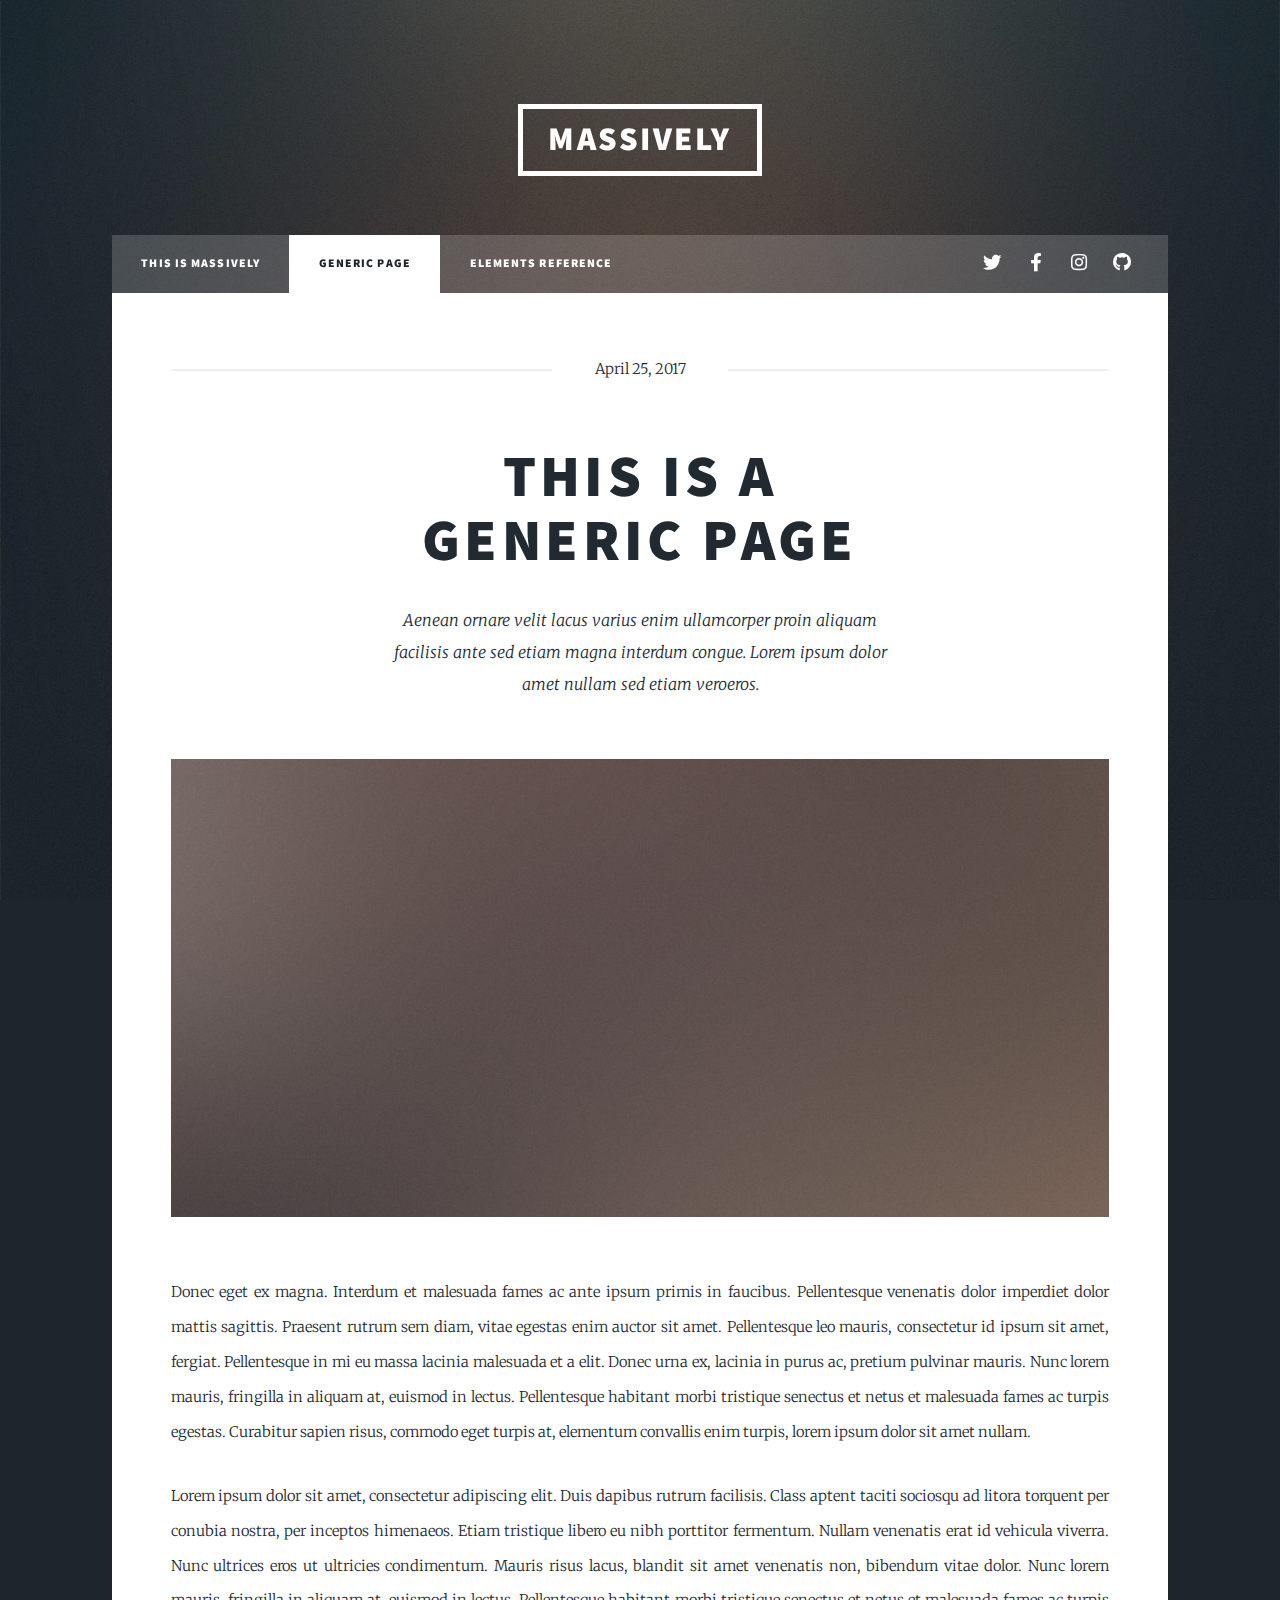
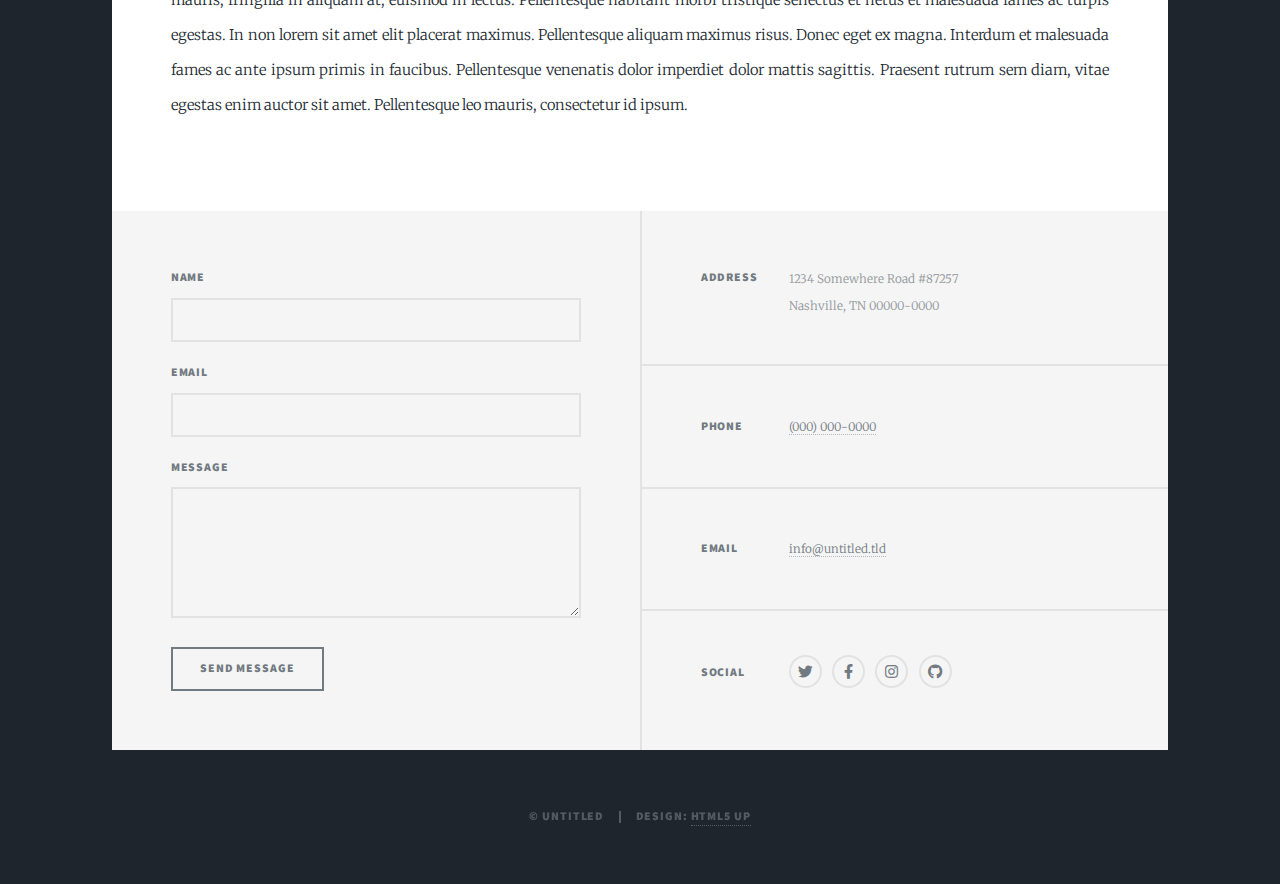
<file: p1/generic.html>
<!DOCTYPE HTML>
<!--
	Massively by HTML5 UP
	html5up.net | @ajlkn
	Free for personal and commercial use under the CCA 3.0 license (html5up.net/license)
-->
<html>
	<head>
		<title>Generic Page - Massively by HTML5 UP</title>
		<meta charset="utf-8" />
		<meta name="viewport" content="width=device-width, initial-scale=1, user-scalable=no" />
		<link rel="stylesheet" href="assets/css/main.css" />
		<noscript><link rel="stylesheet" href="assets/css/noscript.css" /></noscript>
	</head>
	<body class="is-preload">

		<!-- Wrapper -->
			<div id="wrapper">

				<!-- Header -->
					<header id="header">
						<a href="index.html" class="logo">Massively</a>
					</header>

				<!-- Nav -->
					<nav id="nav">
						<ul class="links">
							<li><a href="index.html">This is Massively</a></li>
							<li class="active"><a href="generic.html">Generic Page</a></li>
							<li><a href="elements.html">Elements Reference</a></li>
						</ul>
						<ul class="icons">
							<li><a href="#" class="icon brands fa-twitter"><span class="label">Twitter</span></a></li>
							<li><a href="#" class="icon brands fa-facebook-f"><span class="label">Facebook</span></a></li>
							<li><a href="#" class="icon brands fa-instagram"><span class="label">Instagram</span></a></li>
							<li><a href="#" class="icon brands fa-github"><span class="label">GitHub</span></a></li>
						</ul>
					</nav>

				<!-- Main -->
					<div id="main">

						<!-- Post -->
							<section class="post">
								<header class="major">
									<span class="date">April 25, 2017</span>
									<h1>This is a<br />
									Generic Page</h1>
									<p>Aenean ornare velit lacus varius enim ullamcorper proin aliquam<br />
									facilisis ante sed etiam magna interdum congue. Lorem ipsum dolor<br />
									amet nullam sed etiam veroeros.</p>
								</header>
								<div class="image main"><img src="images/pic01.jpg" alt="" /></div>
								<p>Donec eget ex magna. Interdum et malesuada fames ac ante ipsum primis in faucibus. Pellentesque venenatis dolor imperdiet dolor mattis sagittis. Praesent rutrum sem diam, vitae egestas enim auctor sit amet. Pellentesque leo mauris, consectetur id ipsum sit amet, fergiat. Pellentesque in mi eu massa lacinia malesuada et a elit. Donec urna ex, lacinia in purus ac, pretium pulvinar mauris. Nunc lorem mauris, fringilla in aliquam at, euismod in lectus. Pellentesque habitant morbi tristique senectus et netus et malesuada fames ac turpis egestas. Curabitur sapien risus, commodo eget turpis at, elementum convallis enim turpis, lorem ipsum dolor sit amet nullam.</p>
								<p>Lorem ipsum dolor sit amet, consectetur adipiscing elit. Duis dapibus rutrum facilisis. Class aptent taciti sociosqu ad litora torquent per conubia nostra, per inceptos himenaeos. Etiam tristique libero eu nibh porttitor fermentum. Nullam venenatis erat id vehicula viverra. Nunc ultrices eros ut ultricies condimentum. Mauris risus lacus, blandit sit amet venenatis non, bibendum vitae dolor. Nunc lorem mauris, fringilla in aliquam at, euismod in lectus. Pellentesque habitant morbi tristique senectus et netus et malesuada fames ac turpis egestas. In non lorem sit amet elit placerat maximus. Pellentesque aliquam maximus risus. Donec eget ex magna. Interdum et malesuada fames ac ante ipsum primis in faucibus. Pellentesque venenatis dolor imperdiet dolor mattis sagittis. Praesent rutrum sem diam, vitae egestas enim auctor sit amet. Pellentesque leo mauris, consectetur id ipsum.</p>
							</section>

					</div>

				<!-- Footer -->
					<footer id="footer">
						<section>
							<form method="post" action="#">
								<div class="fields">
									<div class="field">
										<label for="name">Name</label>
										<input type="text" name="name" id="name" />
									</div>
									<div class="field">
										<label for="email">Email</label>
										<input type="text" name="email" id="email" />
									</div>
									<div class="field">
										<label for="message">Message</label>
										<textarea name="message" id="message" rows="3"></textarea>
									</div>
								</div>
								<ul class="actions">
									<li><input type="submit" value="Send Message" /></li>
								</ul>
							</form>
						</section>
						<section class="split contact">
							<section class="alt">
								<h3>Address</h3>
								<p>1234 Somewhere Road #87257<br />
								Nashville, TN 00000-0000</p>
							</section>
							<section>
								<h3>Phone</h3>
								<p><a href="#">(000) 000-0000</a></p>
							</section>
							<section>
								<h3>Email</h3>
								<p><a href="#">info@untitled.tld</a></p>
							</section>
							<section>
								<h3>Social</h3>
								<ul class="icons alt">
									<li><a href="#" class="icon brands alt fa-twitter"><span class="label">Twitter</span></a></li>
									<li><a href="#" class="icon brands alt fa-facebook-f"><span class="label">Facebook</span></a></li>
									<li><a href="#" class="icon brands alt fa-instagram"><span class="label">Instagram</span></a></li>
									<li><a href="#" class="icon brands alt fa-github"><span class="label">GitHub</span></a></li>
								</ul>
							</section>
						</section>
					</footer>

				<!-- Copyright -->
					<div id="copyright">
						<ul><li>&copy; Untitled</li><li>Design: <a href="https://html5up.net">HTML5 UP</a></li></ul>
					</div>

			</div>

		<!-- Scripts -->
			<script src="assets/js/jquery.min.js"></script>
			<script src="assets/js/jquery.scrollex.min.js"></script>
			<script src="assets/js/jquery.scrolly.min.js"></script>
			<script src="assets/js/browser.min.js"></script>
			<script src="assets/js/breakpoints.min.js"></script>
			<script src="assets/js/util.js"></script>
			<script src="assets/js/main.js"></script>

	</body>
</html>
</file>
<file: docs/assets/css/main.css>
@import url(fontawesome-all.min.css);
@import url("https://fonts.googleapis.com/css?family=Merriweather:300,700,300italic,700italic|Source+Sans+Pro:900");

/*
	Massively by HTML5 UP
	html5up.net | @ajlkn
	Free for personal and commercial use under the CCA 3.0 license (html5up.net/license)
*/

html, body, div, span, applet, object,
iframe, h1, h2, h3, h4, h5, h6, p, blockquote,
pre, a, abbr, acronym, address, big, cite,
code, del, dfn, em, img, ins, kbd, q, s, samp,
small, strike, strong, sub, sup, tt, var, b,
u, i, center, dl, dt, dd, ol, ul, li, fieldset,
form, label, legend, table, caption, tbody,
tfoot, thead, tr, th, td, article, aside,
canvas, details, embed, figure, figcaption,
footer, header, hgroup, menu, nav, output, ruby,
section, summary, time, mark, audio, video {
	margin: 0;
	padding: 0;
	border: 0;
	font-size: 100%;
	font: inherit;
	vertical-align: baseline;}

article, aside, details, figcaption, figure,
footer, header, hgroup, menu, nav, section {
	display: block;}

body {
	line-height: 1;
}

ol, ul {
	list-style: none;
}

blockquote, q {
	quotes: none;
}

	blockquote:before, blockquote:after, q:before, q:after {
		content: '';
		content: none;
	}

table {
	border-collapse: collapse;
	border-spacing: 0;
}

body {
	-webkit-text-size-adjust: none;
}

mark {
	background-color: transparent;
	color: inherit;
}

input::-moz-focus-inner {
	border: 0;
	padding: 0;
}

input, select, textarea {
	-moz-appearance: none;
	-webkit-appearance: none;
	-ms-appearance: none;
	appearance: none;
}

/* Basic */

	@-ms-viewport {
		width: device-width;
	}

	body {
		-ms-overflow-style: scrollbar;
	}

	@media screen and (max-width: 480px) {

		html, body {
			min-width: 320px;
		}

	}

	html {
		box-sizing: border-box;
	}

	*, *:before, *:after {
		box-sizing: inherit;
	}

	body {
		/* background-color: #1e252d; */
		background-color:  #6d0e24ff;
	}

		body.is-preload *, body.is-preload *:before, body.is-preload *:after {
			-moz-animation: none !important;
			-webkit-animation: none !important;
			-ms-animation: none !important;
			animation: none !important;
			-moz-transition: none !important;
			-webkit-transition: none !important;
			-ms-transition: none !important;
			transition: none !important;
		}

/* Type */

	html {
		font-size: 16pt;
	}

		@media screen and (max-width: 1680px) {

			html {
				font-size: 12pt;
			}

		}

		@media screen and (max-width: 1280px) {

			html {
				font-size: 11pt;
			}

		}

		@media screen and (max-width: 360px) {

			html {
				font-size: 10pt;
			}

		}

	body {
		color: #212931;
	}

	body, input, select, textarea {
		font-family: "Merriweather", Georgia, serif;
		font-weight: 300;
		font-size: 1rem;
		line-height: 2.375;
	}

	a {
		-moz-transition: color 0.2s ease-in-out, background-color 0.2s ease-in-out, border-color 0.2s ease-in-out, box-shadow 0.2s ease-in-out;
		-webkit-transition: color 0.2s ease-in-out, background-color 0.2s ease-in-out, border-color 0.2s ease-in-out, box-shadow 0.2s ease-in-out;
		-ms-transition: color 0.2s ease-in-out, background-color 0.2s ease-in-out, border-color 0.2s ease-in-out, box-shadow 0.2s ease-in-out;
		transition: color 0.2s ease-in-out, background-color 0.2s ease-in-out, border-color 0.2s ease-in-out, box-shadow 0.2s ease-in-out;
		border-bottom: dotted 1px;
		text-decoration: none;
	}

		a:hover {
			border-bottom-color: transparent;
		}

	strong, b {
		font-weight: 600;
	}

	em, i {
		font-style: italic;
	}

	p {
		text-align: justify;
		margin: 0 0 2rem 0;
	}

	h1, h2, h3, h4, h5, h6 {
		font-family: "Source Sans Pro", Helvetica, sans-serif;
		font-weight: 900;
		line-height: 1.5;
		letter-spacing: 0.075em;
		text-transform: uppercase;
		margin: 0 0 1rem 0;
	}

		h1 a, h2 a, h3 a, h4 a, h5 a, h6 a {
			border-bottom: 0;
			color: inherit;
			text-decoration: none;
		}

	h1 {
		font-size: 4rem;
		line-height: 1.1;
		margin: 0 0 2rem 0;
	}

	h2 {
		font-size: 1.75rem;
		line-height: 1.3;
		margin: 0 0 1.5rem 0;
	}

	h3 {
		font-size: 1.25rem;
		margin: 0 0 1.5rem 0;
	}

	h4 {
		font-size: 1rem;
	}

	h5 {
		font-size: 0.9rem;
	}

	h6 {
		font-size: 0.8rem;
	}

	sub {
		font-size: 0.8rem;
		position: relative;
		top: 0.5rem;
	}

	sup {
		font-size: 0.8rem;
		position: relative;
		top: -0.5rem;
	}

	blockquote {
		border-left: solid 4px;
		font-style: italic;
		margin: 0 0 2rem 0;
		padding: 0.5rem 0 0.5rem 2rem;
	}

	code {
		border: solid 2px;
		font-family: "Courier New", monospace;
		font-size: 0.9rem;
		margin: 0 0.25rem;
		padding: 0.25rem 0.65rem;
	}

	pre {
		-webkit-overflow-scrolling: touch;
		font-family: "Courier New", monospace;
		font-size: 0.9rem;
		margin: 0 0 2rem 0;
	}

		pre code {
			display: block;
			line-height: 1.75;
			padding: 1rem 1.5rem;
			overflow-x: auto;
		}

	hr {
		border: 0;
		border-bottom: solid 2px;
		margin: 3rem 0;
	}

		hr.major {
			margin: 5rem 0;
		}

	.align-left {
		text-align: left;
	}

	.align-center {
		text-align: center;
	}

	.align-right {
		text-align: right;
	}

	input, select, textarea {
		color: #212931;
	}

	a {
		color: #212931;
		border-bottom-color: rgba(33, 41, 49, 0.5);
	}

		a:hover {
			border-bottom-color: transparent;
			color: #18bfef !important;
		}

	strong, b {
		color: #212931;
	}

	h1, h2, h3, h4, h5, h6 {
		color: #212931;
	}

	blockquote {
		border-left-color: #eeeeee;
	}

	code {
		background: rgba(220, 220, 220, 0.25);
		border-color: #eeeeee;
	}

	hr {
		border-bottom-color: #eeeeee;
	}

/* Row */

	.row {
		display: flex;
		flex-wrap: wrap;
		box-sizing: border-box;
		align-items: stretch;
	}

		.row > * {
			box-sizing: border-box;
		}

		.row.gtr-uniform > * > :last-child {
			margin-bottom: 0;
		}

		.row.aln-left {
			justify-content: flex-start;
		}

		.row.aln-center {
			justify-content: center;
		}

		.row.aln-right {
			justify-content: flex-end;
		}

		.row.aln-top {
			align-items: flex-start;
		}

		.row.aln-middle {
			align-items: center;
		}

		.row.aln-bottom {
			align-items: flex-end;
		}

		.row > .imp {
			order: -1;
		}

		.row > .col-1 {
			width: 8.33333%;
		}

		.row > .off-1 {
			margin-left: 8.33333%;
		}

		.row > .col-2 {
			width: 16.66667%;
		}

		.row > .off-2 {
			margin-left: 16.66667%;
		}

		.row > .col-3 {
			width: 25%;
		}

		.row > .off-3 {
			margin-left: 25%;
		}

		.row > .col-4 {
			width: 33.33333%;
		}

		.row > .off-4 {
			margin-left: 33.33333%;
		}

		.row > .col-5 {
			width: 41.66667%;
		}

		.row > .off-5 {
			margin-left: 41.66667%;
		}

		.row > .col-6 {
			width: 50%;
		}

		.row > .off-6 {
			margin-left: 50%;
		}

		.row > .col-7 {
			width: 58.33333%;
		}

		.row > .off-7 {
			margin-left: 58.33333%;
		}

		.row > .col-8 {
			width: 66.66667%;
		}

		.row > .off-8 {
			margin-left: 66.66667%;
		}

		.row > .col-9 {
			width: 75%;
		}

		.row > .off-9 {
			margin-left: 75%;
		}

		.row > .col-10 {
			width: 83.33333%;
		}

		.row > .off-10 {
			margin-left: 83.33333%;
		}

		.row > .col-11 {
			width: 91.66667%;
		}

		.row > .off-11 {
			margin-left: 91.66667%;
		}

		.row > .col-12 {
			width: 100%;
		}

		.row > .off-12 {
			margin-left: 100%;
		}

		.row.gtr-0 {
			margin-top: 0;
			margin-left: 0rem;
		}

			.row.gtr-0 > * {
				padding: 0 0 0 0rem;
			}

			.row.gtr-0.gtr-uniform {
				margin-top: 0rem;
			}

				.row.gtr-0.gtr-uniform > * {
					padding-top: 0rem;
				}

		.row.gtr-25 {
			margin-top: 0;
			margin-left: -0.375rem;
		}

			.row.gtr-25 > * {
				padding: 0 0 0 0.375rem;
			}

			.row.gtr-25.gtr-uniform {
				margin-top: -0.375rem;
			}

				.row.gtr-25.gtr-uniform > * {
					padding-top: 0.375rem;
				}

		.row.gtr-50 {
			margin-top: 0;
			margin-left: -0.75rem;
		}

			.row.gtr-50 > * {
				padding: 0 0 0 0.75rem;
			}

			.row.gtr-50.gtr-uniform {
				margin-top: -0.75rem;
			}

				.row.gtr-50.gtr-uniform > * {
					padding-top: 0.75rem;
				}

		.row {
			margin-top: 0;
			margin-left: -1.5rem;
		}

			.row > * {
				padding: 0 0 0 1.5rem;
			}

			.row.gtr-uniform {
				margin-top: -1.5rem;
			}

				.row.gtr-uniform > * {
					padding-top: 1.5rem;
				}

		.row.gtr-150 {
			margin-top: 0;
			margin-left: -2.25rem;
		}

			.row.gtr-150 > * {
				padding: 0 0 0 2.25rem;
			}

			.row.gtr-150.gtr-uniform {
				margin-top: -2.25rem;
			}

				.row.gtr-150.gtr-uniform > * {
					padding-top: 2.25rem;
				}

		.row.gtr-200 {
			margin-top: 0;
			margin-left: -3rem;
		}

			.row.gtr-200 > * {
				padding: 0 0 0 3rem;
			}

			.row.gtr-200.gtr-uniform {
				margin-top: -3rem;
			}

				.row.gtr-200.gtr-uniform > * {
					padding-top: 3rem;
				}

		@media screen and (max-width: 1680px) {

			.row {
				display: flex;
				flex-wrap: wrap;
				box-sizing: border-box;
				align-items: stretch;
			}

				.row > * {
					box-sizing: border-box;
				}

				.row.gtr-uniform > * > :last-child {
					margin-bottom: 0;
				}

				.row.aln-left {
					justify-content: flex-start;
				}

				.row.aln-center {
					justify-content: center;
				}

				.row.aln-right {
					justify-content: flex-end;
				}

				.row.aln-top {
					align-items: flex-start;
				}

				.row.aln-middle {
					align-items: center;
				}

				.row.aln-bottom {
					align-items: flex-end;
				}

				.row > .imp-xlarge {
					order: -1;
				}

				.row > .col-1-xlarge {
					width: 8.33333%;
				}

				.row > .off-1-xlarge {
					margin-left: 8.33333%;
				}

				.row > .col-2-xlarge {
					width: 16.66667%;
				}

				.row > .off-2-xlarge {
					margin-left: 16.66667%;
				}

				.row > .col-3-xlarge {
					width: 25%;
				}

				.row > .off-3-xlarge {
					margin-left: 25%;
				}

				.row > .col-4-xlarge {
					width: 33.33333%;
				}

				.row > .off-4-xlarge {
					margin-left: 33.33333%;
				}

				.row > .col-5-xlarge {
					width: 41.66667%;
				}

				.row > .off-5-xlarge {
					margin-left: 41.66667%;
				}

				.row > .col-6-xlarge {
					width: 50%;
				}

				.row > .off-6-xlarge {
					margin-left: 50%;
				}

				.row > .col-7-xlarge {
					width: 58.33333%;
				}

				.row > .off-7-xlarge {
					margin-left: 58.33333%;
				}

				.row > .col-8-xlarge {
					width: 66.66667%;
				}

				.row > .off-8-xlarge {
					margin-left: 66.66667%;
				}

				.row > .col-9-xlarge {
					width: 75%;
				}

				.row > .off-9-xlarge {
					margin-left: 75%;
				}

				.row > .col-10-xlarge {
					width: 83.33333%;
				}

				.row > .off-10-xlarge {
					margin-left: 83.33333%;
				}

				.row > .col-11-xlarge {
					width: 91.66667%;
				}

				.row > .off-11-xlarge {
					margin-left: 91.66667%;
				}

				.row > .col-12-xlarge {
					width: 100%;
				}

				.row > .off-12-xlarge {
					margin-left: 100%;
				}

				.row.gtr-0 {
					margin-top: 0;
					margin-left: 0rem;
				}

					.row.gtr-0 > * {
						padding: 0 0 0 0rem;
					}

					.row.gtr-0.gtr-uniform {
						margin-top: 0rem;
					}

						.row.gtr-0.gtr-uniform > * {
							padding-top: 0rem;
						}

				.row.gtr-25 {
					margin-top: 0;
					margin-left: -0.375rem;
				}

					.row.gtr-25 > * {
						padding: 0 0 0 0.375rem;
					}

					.row.gtr-25.gtr-uniform {
						margin-top: -0.375rem;
					}

						.row.gtr-25.gtr-uniform > * {
							padding-top: 0.375rem;
						}

				.row.gtr-50 {
					margin-top: 0;
					margin-left: -0.75rem;
				}

					.row.gtr-50 > * {
						padding: 0 0 0 0.75rem;
					}

					.row.gtr-50.gtr-uniform {
						margin-top: -0.75rem;
					}

						.row.gtr-50.gtr-uniform > * {
							padding-top: 0.75rem;
						}

				.row {
					margin-top: 0;
					margin-left: -1.5rem;
				}

					.row > * {
						padding: 0 0 0 1.5rem;
					}

					.row.gtr-uniform {
						margin-top: -1.5rem;
					}

						.row.gtr-uniform > * {
							padding-top: 1.5rem;
						}

				.row.gtr-150 {
					margin-top: 0;
					margin-left: -2.25rem;
				}

					.row.gtr-150 > * {
						padding: 0 0 0 2.25rem;
					}

					.row.gtr-150.gtr-uniform {
						margin-top: -2.25rem;
					}

						.row.gtr-150.gtr-uniform > * {
							padding-top: 2.25rem;
						}

				.row.gtr-200 {
					margin-top: 0;
					margin-left: -3rem;
				}

					.row.gtr-200 > * {
						padding: 0 0 0 3rem;
					}

					.row.gtr-200.gtr-uniform {
						margin-top: -3rem;
					}

						.row.gtr-200.gtr-uniform > * {
							padding-top: 3rem;
						}

		}

		@media screen and (max-width: 1280px) {

			.row {
				display: flex;
				flex-wrap: wrap;
				box-sizing: border-box;
				align-items: stretch;
			}

				.row > * {
					box-sizing: border-box;
				}

				.row.gtr-uniform > * > :last-child {
					margin-bottom: 0;
				}

				.row.aln-left {
					justify-content: flex-start;
				}

				.row.aln-center {
					justify-content: center;
				}

				.row.aln-right {
					justify-content: flex-end;
				}

				.row.aln-top {
					align-items: flex-start;
				}

				.row.aln-middle {
					align-items: center;
				}

				.row.aln-bottom {
					align-items: flex-end;
				}

				.row > .imp-large {
					order: -1;
				}

				.row > .col-1-large {
					width: 8.33333%;
				}

				.row > .off-1-large {
					margin-left: 8.33333%;
				}

				.row > .col-2-large {
					width: 16.66667%;
				}

				.row > .off-2-large {
					margin-left: 16.66667%;
				}

				.row > .col-3-large {
					width: 25%;
				}

				.row > .off-3-large {
					margin-left: 25%;
				}

				.row > .col-4-large {
					width: 33.33333%;
				}

				.row > .off-4-large {
					margin-left: 33.33333%;
				}

				.row > .col-5-large {
					width: 41.66667%;
				}

				.row > .off-5-large {
					margin-left: 41.66667%;
				}

				.row > .col-6-large {
					width: 50%;
				}

				.row > .off-6-large {
					margin-left: 50%;
				}

				.row > .col-7-large {
					width: 58.33333%;
				}

				.row > .off-7-large {
					margin-left: 58.33333%;
				}

				.row > .col-8-large {
					width: 66.66667%;
				}

				.row > .off-8-large {
					margin-left: 66.66667%;
				}

				.row > .col-9-large {
					width: 75%;
				}

				.row > .off-9-large {
					margin-left: 75%;
				}

				.row > .col-10-large {
					width: 83.33333%;
				}

				.row > .off-10-large {
					margin-left: 83.33333%;
				}

				.row > .col-11-large {
					width: 91.66667%;
				}

				.row > .off-11-large {
					margin-left: 91.66667%;
				}

				.row > .col-12-large {
					width: 100%;
				}

				.row > .off-12-large {
					margin-left: 100%;
				}

				.row.gtr-0 {
					margin-top: 0;
					margin-left: 0rem;
				}

					.row.gtr-0 > * {
						padding: 0 0 0 0rem;
					}

					.row.gtr-0.gtr-uniform {
						margin-top: 0rem;
					}

						.row.gtr-0.gtr-uniform > * {
							padding-top: 0rem;
						}

				.row.gtr-25 {
					margin-top: 0;
					margin-left: -0.375rem;
				}

					.row.gtr-25 > * {
						padding: 0 0 0 0.375rem;
					}

					.row.gtr-25.gtr-uniform {
						margin-top: -0.375rem;
					}

						.row.gtr-25.gtr-uniform > * {
							padding-top: 0.375rem;
						}

				.row.gtr-50 {
					margin-top: 0;
					margin-left: -0.75rem;
				}

					.row.gtr-50 > * {
						padding: 0 0 0 0.75rem;
					}

					.row.gtr-50.gtr-uniform {
						margin-top: -0.75rem;
					}

						.row.gtr-50.gtr-uniform > * {
							padding-top: 0.75rem;
						}

				.row {
					margin-top: 0;
					margin-left: -1.5rem;
				}

					.row > * {
						padding: 0 0 0 1.5rem;
					}

					.row.gtr-uniform {
						margin-top: -1.5rem;
					}

						.row.gtr-uniform > * {
							padding-top: 1.5rem;
						}

				.row.gtr-150 {
					margin-top: 0;
					margin-left: -2.25rem;
				}

					.row.gtr-150 > * {
						padding: 0 0 0 2.25rem;
					}

					.row.gtr-150.gtr-uniform {
						margin-top: -2.25rem;
					}

						.row.gtr-150.gtr-uniform > * {
							padding-top: 2.25rem;
						}

				.row.gtr-200 {
					margin-top: 0;
					margin-left: -3rem;
				}

					.row.gtr-200 > * {
						padding: 0 0 0 3rem;
					}

					.row.gtr-200.gtr-uniform {
						margin-top: -3rem;
					}

						.row.gtr-200.gtr-uniform > * {
							padding-top: 3rem;
						}

		}

		@media screen and (max-width: 980px) {

			.row {
				display: flex;
				flex-wrap: wrap;
				box-sizing: border-box;
				align-items: stretch;
			}

				.row > * {
					box-sizing: border-box;
				}

				.row.gtr-uniform > * > :last-child {
					margin-bottom: 0;
				}

				.row.aln-left {
					justify-content: flex-start;
				}

				.row.aln-center {
					justify-content: center;
				}

				.row.aln-right {
					justify-content: flex-end;
				}

				.row.aln-top {
					align-items: flex-start;
				}

				.row.aln-middle {
					align-items: center;
				}

				.row.aln-bottom {
					align-items: flex-end;
				}

				.row > .imp-medium {
					order: -1;
				}

				.row > .col-1-medium {
					width: 8.33333%;
				}

				.row > .off-1-medium {
					margin-left: 8.33333%;
				}

				.row > .col-2-medium {
					width: 16.66667%;
				}

				.row > .off-2-medium {
					margin-left: 16.66667%;
				}

				.row > .col-3-medium {
					width: 25%;
				}

				.row > .off-3-medium {
					margin-left: 25%;
				}

				.row > .col-4-medium {
					width: 33.33333%;
				}

				.row > .off-4-medium {
					margin-left: 33.33333%;
				}

				.row > .col-5-medium {
					width: 41.66667%;
				}

				.row > .off-5-medium {
					margin-left: 41.66667%;
				}

				.row > .col-6-medium {
					width: 50%;
				}

				.row > .off-6-medium {
					margin-left: 50%;
				}

				.row > .col-7-medium {
					width: 58.33333%;
				}

				.row > .off-7-medium {
					margin-left: 58.33333%;
				}

				.row > .col-8-medium {
					width: 66.66667%;
				}

				.row > .off-8-medium {
					margin-left: 66.66667%;
				}

				.row > .col-9-medium {
					width: 75%;
				}

				.row > .off-9-medium {
					margin-left: 75%;
				}

				.row > .col-10-medium {
					width: 83.33333%;
				}

				.row > .off-10-medium {
					margin-left: 83.33333%;
				}

				.row > .col-11-medium {
					width: 91.66667%;
				}

				.row > .off-11-medium {
					margin-left: 91.66667%;
				}

				.row > .col-12-medium {
					width: 100%;
				}

				.row > .off-12-medium {
					margin-left: 100%;
				}

				.row.gtr-0 {
					margin-top: 0;
					margin-left: 0rem;
				}

					.row.gtr-0 > * {
						padding: 0 0 0 0rem;
					}

					.row.gtr-0.gtr-uniform {
						margin-top: 0rem;
					}

						.row.gtr-0.gtr-uniform > * {
							padding-top: 0rem;
						}

				.row.gtr-25 {
					margin-top: 0;
					margin-left: -0.375rem;
				}

					.row.gtr-25 > * {
						padding: 0 0 0 0.375rem;
					}

					.row.gtr-25.gtr-uniform {
						margin-top: -0.375rem;
					}

						.row.gtr-25.gtr-uniform > * {
							padding-top: 0.375rem;
						}

				.row.gtr-50 {
					margin-top: 0;
					margin-left: -0.75rem;
				}

					.row.gtr-50 > * {
						padding: 0 0 0 0.75rem;
					}

					.row.gtr-50.gtr-uniform {
						margin-top: -0.75rem;
					}

						.row.gtr-50.gtr-uniform > * {
							padding-top: 0.75rem;
						}

				.row {
					margin-top: 0;
					margin-left: -1.5rem;
				}

					.row > * {
						padding: 0 0 0 1.5rem;
					}

					.row.gtr-uniform {
						margin-top: -1.5rem;
					}

						.row.gtr-uniform > * {
							padding-top: 1.5rem;
						}

				.row.gtr-150 {
					margin-top: 0;
					margin-left: -2.25rem;
				}

					.row.gtr-150 > * {
						padding: 0 0 0 2.25rem;
					}

					.row.gtr-150.gtr-uniform {
						margin-top: -2.25rem;
					}

						.row.gtr-150.gtr-uniform > * {
							padding-top: 2.25rem;
						}

				.row.gtr-200 {
					margin-top: 0;
					margin-left: -3rem;
				}

					.row.gtr-200 > * {
						padding: 0 0 0 3rem;
					}

					.row.gtr-200.gtr-uniform {
						margin-top: -3rem;
					}

						.row.gtr-200.gtr-uniform > * {
							padding-top: 3rem;
						}

		}

		@media screen and (max-width: 736px) {

			.row {
				display: flex;
				flex-wrap: wrap;
				box-sizing: border-box;
				align-items: stretch;
			}

				.row > * {
					box-sizing: border-box;
				}

				.row.gtr-uniform > * > :last-child {
					margin-bottom: 0;
				}

				.row.aln-left {
					justify-content: flex-start;
				}

				.row.aln-center {
					justify-content: center;
				}

				.row.aln-right {
					justify-content: flex-end;
				}

				.row.aln-top {
					align-items: flex-start;
				}

				.row.aln-middle {
					align-items: center;
				}

				.row.aln-bottom {
					align-items: flex-end;
				}

				.row > .imp-small {
					order: -1;
				}

				.row > .col-1-small {
					width: 8.33333%;
				}

				.row > .off-1-small {
					margin-left: 8.33333%;
				}

				.row > .col-2-small {
					width: 16.66667%;
				}

				.row > .off-2-small {
					margin-left: 16.66667%;
				}

				.row > .col-3-small {
					width: 25%;
				}

				.row > .off-3-small {
					margin-left: 25%;
				}

				.row > .col-4-small {
					width: 33.33333%;
				}

				.row > .off-4-small {
					margin-left: 33.33333%;
				}

				.row > .col-5-small {
					width: 41.66667%;
				}

				.row > .off-5-small {
					margin-left: 41.66667%;
				}

				.row > .col-6-small {
					width: 50%;
				}

				.row > .off-6-small {
					margin-left: 50%;
				}

				.row > .col-7-small {
					width: 58.33333%;
				}

				.row > .off-7-small {
					margin-left: 58.33333%;
				}

				.row > .col-8-small {
					width: 66.66667%;
				}

				.row > .off-8-small {
					margin-left: 66.66667%;
				}

				.row > .col-9-small {
					width: 75%;
				}

				.row > .off-9-small {
					margin-left: 75%;
				}

				.row > .col-10-small {
					width: 83.33333%;
				}

				.row > .off-10-small {
					margin-left: 83.33333%;
				}

				.row > .col-11-small {
					width: 91.66667%;
				}

				.row > .off-11-small {
					margin-left: 91.66667%;
				}

				.row > .col-12-small {
					width: 100%;
				}

				.row > .off-12-small {
					margin-left: 100%;
				}

				.row.gtr-0 {
					margin-top: 0;
					margin-left: 0rem;
				}

					.row.gtr-0 > * {
						padding: 0 0 0 0rem;
					}

					.row.gtr-0.gtr-uniform {
						margin-top: 0rem;
					}

						.row.gtr-0.gtr-uniform > * {
							padding-top: 0rem;
						}

				.row.gtr-25 {
					margin-top: 0;
					margin-left: -0.375rem;
				}

					.row.gtr-25 > * {
						padding: 0 0 0 0.375rem;
					}

					.row.gtr-25.gtr-uniform {
						margin-top: -0.375rem;
					}

						.row.gtr-25.gtr-uniform > * {
							padding-top: 0.375rem;
						}

				.row.gtr-50 {
					margin-top: 0;
					margin-left: -0.75rem;
				}

					.row.gtr-50 > * {
						padding: 0 0 0 0.75rem;
					}

					.row.gtr-50.gtr-uniform {
						margin-top: -0.75rem;
					}

						.row.gtr-50.gtr-uniform > * {
							padding-top: 0.75rem;
						}

				.row {
					margin-top: 0;
					margin-left: -1.5rem;
				}

					.row > * {
						padding: 0 0 0 1.5rem;
					}

					.row.gtr-uniform {
						margin-top: -1.5rem;
					}

						.row.gtr-uniform > * {
							padding-top: 1.5rem;
						}

				.row.gtr-150 {
					margin-top: 0;
					margin-left: -2.25rem;
				}

					.row.gtr-150 > * {
						padding: 0 0 0 2.25rem;
					}

					.row.gtr-150.gtr-uniform {
						margin-top: -2.25rem;
					}

						.row.gtr-150.gtr-uniform > * {
							padding-top: 2.25rem;
						}

				.row.gtr-200 {
					margin-top: 0;
					margin-left: -3rem;
				}

					.row.gtr-200 > * {
						padding: 0 0 0 3rem;
					}

					.row.gtr-200.gtr-uniform {
						margin-top: -3rem;
					}

						.row.gtr-200.gtr-uniform > * {
							padding-top: 3rem;
						}

		}

		@media screen and (max-width: 480px) {

			.row {
				display: flex;
				flex-wrap: wrap;
				box-sizing: border-box;
				align-items: stretch;
			}

				.row > * {
					box-sizing: border-box;
				}

				.row.gtr-uniform > * > :last-child {
					margin-bottom: 0;
				}

				.row.aln-left {
					justify-content: flex-start;
				}

				.row.aln-center {
					justify-content: center;
				}

				.row.aln-right {
					justify-content: flex-end;
				}

				.row.aln-top {
					align-items: flex-start;
				}

				.row.aln-middle {
					align-items: center;
				}

				.row.aln-bottom {
					align-items: flex-end;
				}

				.row > .imp-xsmall {
					order: -1;
				}

				.row > .col-1-xsmall {
					width: 8.33333%;
				}

				.row > .off-1-xsmall {
					margin-left: 8.33333%;
				}

				.row > .col-2-xsmall {
					width: 16.66667%;
				}

				.row > .off-2-xsmall {
					margin-left: 16.66667%;
				}

				.row > .col-3-xsmall {
					width: 25%;
				}

				.row > .off-3-xsmall {
					margin-left: 25%;
				}

				.row > .col-4-xsmall {
					width: 33.33333%;
				}

				.row > .off-4-xsmall {
					margin-left: 33.33333%;
				}

				.row > .col-5-xsmall {
					width: 41.66667%;
				}

				.row > .off-5-xsmall {
					margin-left: 41.66667%;
				}

				.row > .col-6-xsmall {
					width: 50%;
				}

				.row > .off-6-xsmall {
					margin-left: 50%;
				}

				.row > .col-7-xsmall {
					width: 58.33333%;
				}

				.row > .off-7-xsmall {
					margin-left: 58.33333%;
				}

				.row > .col-8-xsmall {
					width: 66.66667%;
				}

				.row > .off-8-xsmall {
					margin-left: 66.66667%;
				}

				.row > .col-9-xsmall {
					width: 75%;
				}

				.row > .off-9-xsmall {
					margin-left: 75%;
				}

				.row > .col-10-xsmall {
					width: 83.33333%;
				}

				.row > .off-10-xsmall {
					margin-left: 83.33333%;
				}

				.row > .col-11-xsmall {
					width: 91.66667%;
				}

				.row > .off-11-xsmall {
					margin-left: 91.66667%;
				}

				.row > .col-12-xsmall {
					width: 100%;
				}

				.row > .off-12-xsmall {
					margin-left: 100%;
				}

				.row.gtr-0 {
					margin-top: 0;
					margin-left: 0rem;
				}

					.row.gtr-0 > * {
						padding: 0 0 0 0rem;
					}

					.row.gtr-0.gtr-uniform {
						margin-top: 0rem;
					}

						.row.gtr-0.gtr-uniform > * {
							padding-top: 0rem;
						}

				.row.gtr-25 {
					margin-top: 0;
					margin-left: -0.375rem;
				}

					.row.gtr-25 > * {
						padding: 0 0 0 0.375rem;
					}

					.row.gtr-25.gtr-uniform {
						margin-top: -0.375rem;
					}

						.row.gtr-25.gtr-uniform > * {
							padding-top: 0.375rem;
						}

				.row.gtr-50 {
					margin-top: 0;
					margin-left: -0.75rem;
				}

					.row.gtr-50 > * {
						padding: 0 0 0 0.75rem;
					}

					.row.gtr-50.gtr-uniform {
						margin-top: -0.75rem;
					}

						.row.gtr-50.gtr-uniform > * {
							padding-top: 0.75rem;
						}

				.row {
					margin-top: 0;
					margin-left: -1.5rem;
				}

					.row > * {
						padding: 0 0 0 1.5rem;
					}

					.row.gtr-uniform {
						margin-top: -1.5rem;
					}

						.row.gtr-uniform > * {
							padding-top: 1.5rem;
						}

				.row.gtr-150 {
					margin-top: 0;
					margin-left: -2.25rem;
				}

					.row.gtr-150 > * {
						padding: 0 0 0 2.25rem;
					}

					.row.gtr-150.gtr-uniform {
						margin-top: -2.25rem;
					}

						.row.gtr-150.gtr-uniform > * {
							padding-top: 2.25rem;
						}

				.row.gtr-200 {
					margin-top: 0;
					margin-left: -3rem;
				}

					.row.gtr-200 > * {
						padding: 0 0 0 3rem;
					}

					.row.gtr-200.gtr-uniform {
						margin-top: -3rem;
					}

						.row.gtr-200.gtr-uniform > * {
							padding-top: 3rem;
						}

		}

		@media screen and (max-width: 360px) {

			.row {
				display: flex;
				flex-wrap: wrap;
				box-sizing: border-box;
				align-items: stretch;
			}

				.row > * {
					box-sizing: border-box;
				}

				.row.gtr-uniform > * > :last-child {
					margin-bottom: 0;
				}

				.row.aln-left {
					justify-content: flex-start;
				}

				.row.aln-center {
					justify-content: center;
				}

				.row.aln-right {
					justify-content: flex-end;
				}

				.row.aln-top {
					align-items: flex-start;
				}

				.row.aln-middle {
					align-items: center;
				}

				.row.aln-bottom {
					align-items: flex-end;
				}

				.row > .imp-xxsmall {
					order: -1;
				}

				.row > .col-1-xxsmall {
					width: 8.33333%;
				}

				.row > .off-1-xxsmall {
					margin-left: 8.33333%;
				}

				.row > .col-2-xxsmall {
					width: 16.66667%;
				}

				.row > .off-2-xxsmall {
					margin-left: 16.66667%;
				}

				.row > .col-3-xxsmall {
					width: 25%;
				}

				.row > .off-3-xxsmall {
					margin-left: 25%;
				}

				.row > .col-4-xxsmall {
					width: 33.33333%;
				}

				.row > .off-4-xxsmall {
					margin-left: 33.33333%;
				}

				.row > .col-5-xxsmall {
					width: 41.66667%;
				}

				.row > .off-5-xxsmall {
					margin-left: 41.66667%;
				}

				.row > .col-6-xxsmall {
					width: 50%;
				}

				.row > .off-6-xxsmall {
					margin-left: 50%;
				}

				.row > .col-7-xxsmall {
					width: 58.33333%;
				}

				.row > .off-7-xxsmall {
					margin-left: 58.33333%;
				}

				.row > .col-8-xxsmall {
					width: 66.66667%;
				}

				.row > .off-8-xxsmall {
					margin-left: 66.66667%;
				}

				.row > .col-9-xxsmall {
					width: 75%;
				}

				.row > .off-9-xxsmall {
					margin-left: 75%;
				}

				.row > .col-10-xxsmall {
					width: 83.33333%;
				}

				.row > .off-10-xxsmall {
					margin-left: 83.33333%;
				}

				.row > .col-11-xxsmall {
					width: 91.66667%;
				}

				.row > .off-11-xxsmall {
					margin-left: 91.66667%;
				}

				.row > .col-12-xxsmall {
					width: 100%;
				}

				.row > .off-12-xxsmall {
					margin-left: 100%;
				}

				.row.gtr-0 {
					margin-top: 0;
					margin-left: 0rem;
				}

					.row.gtr-0 > * {
						padding: 0 0 0 0rem;
					}

					.row.gtr-0.gtr-uniform {
						margin-top: 0rem;
					}

						.row.gtr-0.gtr-uniform > * {
							padding-top: 0rem;
						}

				.row.gtr-25 {
					margin-top: 0;
					margin-left: -0.375rem;
				}

					.row.gtr-25 > * {
						padding: 0 0 0 0.375rem;
					}

					.row.gtr-25.gtr-uniform {
						margin-top: -0.375rem;
					}

						.row.gtr-25.gtr-uniform > * {
							padding-top: 0.375rem;
						}

				.row.gtr-50 {
					margin-top: 0;
					margin-left: -0.75rem;
				}

					.row.gtr-50 > * {
						padding: 0 0 0 0.75rem;
					}

					.row.gtr-50.gtr-uniform {
						margin-top: -0.75rem;
					}

						.row.gtr-50.gtr-uniform > * {
							padding-top: 0.75rem;
						}

				.row {
					margin-top: 0;
					margin-left: -1.5rem;
				}

					.row > * {
						padding: 0 0 0 1.5rem;
					}

					.row.gtr-uniform {
						margin-top: -1.5rem;
					}

						.row.gtr-uniform > * {
							padding-top: 1.5rem;
						}

				.row.gtr-150 {
					margin-top: 0;
					margin-left: -2.25rem;
				}

					.row.gtr-150 > * {
						padding: 0 0 0 2.25rem;
					}

					.row.gtr-150.gtr-uniform {
						margin-top: -2.25rem;
					}

						.row.gtr-150.gtr-uniform > * {
							padding-top: 2.25rem;
						}

				.row.gtr-200 {
					margin-top: 0;
					margin-left: -3rem;
				}

					.row.gtr-200 > * {
						padding: 0 0 0 3rem;
					}

					.row.gtr-200.gtr-uniform {
						margin-top: -3rem;
					}

						.row.gtr-200.gtr-uniform > * {
							padding-top: 3rem;
						}

		}

/* Box */

	.box {
		border: solid 2px;
		margin-bottom: 2rem;
		padding: 1.5rem;
	}

		.box > :last-child,
		.box > :last-child > :last-child,
		.box > :last-child > :last-child > :last-child {
			margin-bottom: 0;
		}

		.box.alt {
			border: 0;
			border-radius: 0;
			padding: 0;
		}

	.box {
		border-color: #eeeeee;
	}

/* Button */

	input[type="submit"],
	input[type="reset"],
	input[type="button"],
	button,
	.button {
		-moz-appearance: none;
		-webkit-appearance: none;
		-ms-appearance: none;
		appearance: none;
		-moz-transition: background-color 0.2s ease-in-out, box-shadow 0.2s ease-in-out, color 0.2s ease-in-out;
		-webkit-transition: background-color 0.2s ease-in-out, box-shadow 0.2s ease-in-out, color 0.2s ease-in-out;
		-ms-transition: background-color 0.2s ease-in-out, box-shadow 0.2s ease-in-out, color 0.2s ease-in-out;
		transition: background-color 0.2s ease-in-out, box-shadow 0.2s ease-in-out, color 0.2s ease-in-out;
		border: 0;
		border-radius: 0;
		cursor: pointer;
		display: inline-block;
		font-family: "Source Sans Pro", Helvetica, sans-serif;
		font-size: 0.8rem;
		font-weight: 900;
		letter-spacing: 0.075em;
		height: 3rem;
		line-height: 3rem;
		padding: 0 2rem;
		text-align: center;
		text-decoration: none;
		text-transform: uppercase;
		white-space: nowrap;
	}

		input[type="submit"].icon:before,
		input[type="reset"].icon:before,
		input[type="button"].icon:before,
		button.icon:before,
		.button.icon:before {
			margin-right: 0.5rem;
		}

		input[type="submit"].icon.solo,
		input[type="reset"].icon.solo,
		input[type="button"].icon.solo,
		button.icon.solo,
		.button.icon.solo {
			position: relative;
			width: 4rem;
			height: 4rem;
			line-height: 4rem;
			border-radius: 4rem;
			text-indent: 4rem;
			overflow: hidden;
			padding: 0;
			white-space: nowrap;
		}

			input[type="submit"].icon.solo:before,
			input[type="reset"].icon.solo:before,
			input[type="button"].icon.solo:before,
			button.icon.solo:before,
			.button.icon.solo:before {
				position: absolute;
				display: block;
				top: 0;
				left: 0;
				width: inherit;
				height: inherit;
				line-height: inherit;
				font-size: 1.25rem;
				margin-right: 0;
				text-align: center;
				text-indent: 0;
			}

		input[type="submit"].fit,
		input[type="reset"].fit,
		input[type="button"].fit,
		button.fit,
		.button.fit {
			width: 100%;
		}

		input[type="submit"].small,
		input[type="reset"].small,
		input[type="button"].small,
		button.small,
		.button.small {
			font-size: 0.7rem;
			height: 2.5rem;
			line-height: 2.5rem;
			padding: 0 1.5rem;
		}

		input[type="submit"].large,
		input[type="reset"].large,
		input[type="button"].large,
		button.large,
		.button.large {
			font-size: 0.9rem;
			height: 3.5rem;
			line-height: 3.5rem;
			padding: 0 2.75rem;
		}

		@media screen and (max-width: 980px) {

			input[type="submit"],
			input[type="reset"],
			input[type="button"],
			button,
			.button {
				font-size: 0.9rem;
				height: 3.25rem;
				line-height: 3.25rem;
			}

				input[type="submit"].large,
				input[type="reset"].large,
				input[type="button"].large,
				button.large,
				.button.large {
					font-size: 1rem;
					height: 3.75rem;
					line-height: 3.75rem;
				}

		}

		input[type="submit"].disabled, input[type="submit"]:disabled,
		input[type="reset"].disabled,
		input[type="reset"]:disabled,
		input[type="button"].disabled,
		input[type="button"]:disabled,
		button.disabled,
		button:disabled,
		.button.disabled,
		.button:disabled {
			pointer-events: none;
			opacity: 0.25;
		}

	input[type="submit"],
	input[type="reset"],
	input[type="button"],
	button,
	.button {
		background-color: transparent;
		box-shadow: inset 0 0 0 2px #212931;
		color: #212931 !important;
	}

		input[type="submit"]:hover,
		input[type="reset"]:hover,
		input[type="button"]:hover,
		button:hover,
		.button:hover {
			box-shadow: inset 0 0 0 2px #18bfef;
			color: #18bfef !important;
		}

		input[type="submit"].primary,
		input[type="reset"].primary,
		input[type="button"].primary,
		button.primary,
		.button.primary {
			background-color: #212931;
			box-shadow: none;
			color: #ffffff !important;
		}

			input[type="submit"].primary:hover,
			input[type="reset"].primary:hover,
			input[type="button"].primary:hover,
			button.primary:hover,
			.button.primary:hover {
				background-color: #18bfef;
			}

/* Form */

	form {
		margin: 0 0 2rem 0;
	}

		form > :last-child {
			margin-bottom: 0;
		}

		form > .fields {
			display: -moz-flex;
			display: -webkit-flex;
			display: -ms-flex;
			display: flex;
			-moz-flex-wrap: wrap;
			-webkit-flex-wrap: wrap;
			-ms-flex-wrap: wrap;
			flex-wrap: wrap;
			width: calc(100% + 3rem);
			margin: -1.5rem 0 2rem -1.5rem;
		}

			form > .fields > .field {
				-moz-flex-grow: 0;
				-webkit-flex-grow: 0;
				-ms-flex-grow: 0;
				flex-grow: 0;
				-moz-flex-shrink: 0;
				-webkit-flex-shrink: 0;
				-ms-flex-shrink: 0;
				flex-shrink: 0;
				padding: 1.5rem 0 0 1.5rem;
				width: calc(100% - 1.5rem);
			}

				form > .fields > .field.half {
					width: calc(50% - 0.75rem);
				}

				form > .fields > .field.third {
					width: calc(100%/3 - 0.5rem);
				}

				form > .fields > .field.quarter {
					width: calc(25% - 0.375rem);
				}

		@media screen and (max-width: 480px) {

			form > .fields {
				width: calc(100% + 3rem);
				margin: -1.5rem 0 2rem -1.5rem;
			}

				form > .fields > .field {
					padding: 1.5rem 0 0 1.5rem;
					width: calc(100% - 1.5rem);
				}

					form > .fields > .field.half {
						width: calc(100% - 1.5rem);
					}

					form > .fields > .field.third {
						width: calc(100% - 1.5rem);
					}

					form > .fields > .field.quarter {
						width: calc(100% - 1.5rem);
					}

		}

	label {
		display: block;
		font-family: "Source Sans Pro", Helvetica, sans-serif;
		font-weight: 900;
		line-height: 1.5;
		letter-spacing: 0.075em;
		font-size: 0.8rem;
		text-transform: uppercase;
		margin: 0 0 0.75rem 0;
	}

		@media screen and (max-width: 980px) {

			label {
				font-size: 0.9rem;
			}

		}

	input[type="text"],
	input[type="password"],
	input[type="email"],
	select,
	textarea {
		-moz-appearance: none;
		-webkit-appearance: none;
		-ms-appearance: none;
		appearance: none;
		background: transparent;
		border-radius: 0;
		border: solid 2px;
		color: inherit;
		display: block;
		outline: 0;
		padding: 0 1rem;
		text-decoration: none;
		width: 100%;
	}

		input[type="text"]:invalid,
		input[type="password"]:invalid,
		input[type="email"]:invalid,
		select:invalid,
		textarea:invalid {
			box-shadow: none;
		}

	select {
		background-size: 1.25rem;
		background-repeat: no-repeat;
		background-position: calc(100% - 1rem) center;
		height: 3rem;
		padding-right: 3rem;
		text-overflow: ellipsis;
	}

		select:focus::-ms-value {
			background-color: transparent;
		}

		select::-ms-expand {
			display: none;
		}

	input[type="text"],
	input[type="password"],
	input[type="email"],
	select {
		height: 3rem;
	}

	textarea {
		padding: 0.75rem 1rem;
	}

	input[type="checkbox"],
	input[type="radio"] {
		-moz-appearance: none;
		-webkit-appearance: none;
		-ms-appearance: none;
		appearance: none;
		display: block;
		float: left;
		margin-right: -2rem;
		opacity: 0;
		width: 1rem;
		z-index: -1;
	}

		input[type="checkbox"] + label,
		input[type="radio"] + label {
			text-decoration: none;
			cursor: pointer;
			display: inline-block;
			font-size: 1rem;
			letter-spacing: 0;
			font-family: "Merriweather", Georgia, serif;
			text-transform: none;
			font-weight: 300;
			padding-left: 2.8rem;
			padding-right: 1rem;
			position: relative;
		}

			input[type="checkbox"] + label:before,
			input[type="radio"] + label:before {
				-moz-osx-font-smoothing: grayscale;
				-webkit-font-smoothing: antialiased;
				display: inline-block;
				font-style: normal;
				font-variant: normal;
				text-rendering: auto;
				line-height: 1;
				text-transform: none !important;
				font-family: 'Font Awesome 5 Free';
				font-weight: 900;
			}

			input[type="checkbox"] + label:before,
			input[type="radio"] + label:before {
				border-radius: 0;
				border: solid 2px;
				content: '';
				display: inline-block;
				font-size: 0.8rem;
				height: 1.8rem;
				left: 0;
				line-height: 1.65rem;
				position: absolute;
				text-align: center;
				top: -0.125rem;
				width: 1.8rem;
			}

		input[type="checkbox"]:checked + label:before,
		input[type="radio"]:checked + label:before {
			content: '\f00c';
		}

	input[type="checkbox"] + label:before {
		border-radius: 0;
	}

	input[type="radio"] + label:before {
		border-radius: 100%;
	}

	::-webkit-input-placeholder {
		opacity: 1.0;
	}

	:-moz-placeholder {
		opacity: 1.0;
	}

	::-moz-placeholder {
		opacity: 1.0;
	}

	:-ms-input-placeholder {
		opacity: 1.0;
	}

	label {
		color: #212931;
	}

	input[type="text"],
	input[type="password"],
	input[type="email"],
	select,
	textarea {
		border-color: #eeeeee;
	}

		input[type="text"]:focus,
		input[type="password"]:focus,
		input[type="email"]:focus,
		select:focus,
		textarea:focus {
			border-color: #18bfef;
		}

	select {
		background-image: url("data:image/svg+xml;charset=utf8,%3Csvg xmlns='http://www.w3.org/2000/svg' width='40' height='40' preserveAspectRatio='none' viewBox='0 0 40 40'%3E%3Cpath d='M9.4,12.3l10.4,10.4l10.4-10.4c0.2-0.2,0.5-0.4,0.9-0.4c0.3,0,0.6,0.1,0.9,0.4l3.3,3.3c0.2,0.2,0.4,0.5,0.4,0.9 c0,0.4-0.1,0.6-0.4,0.9L20.7,31.9c-0.2,0.2-0.5,0.4-0.9,0.4c-0.3,0-0.6-0.1-0.9-0.4L4.3,17.3c-0.2-0.2-0.4-0.5-0.4-0.9 c0-0.4,0.1-0.6,0.4-0.9l3.3-3.3c0.2-0.2,0.5-0.4,0.9-0.4S9.1,12.1,9.4,12.3z' fill='%23eeeeee' /%3E%3C/svg%3E");
	}

		select option {
			background-color: #ffffff;
			color: #212931;
		}

	.select-wrapper:before {
		color: #eeeeee;
	}

	input[type="checkbox"] + label,
	input[type="radio"] + label {
		color: #212931;
	}

		input[type="checkbox"] + label:before,
		input[type="radio"] + label:before {
			border-color: #eeeeee;
		}

	input[type="checkbox"]:checked + label:before,
	input[type="radio"]:checked + label:before {
		background-color: #212931;
		border-color: #212931;
		color: #ffffff;
	}

	input[type="checkbox"]:focus + label:before,
	input[type="radio"]:focus + label:before {
		border-color: #18bfef;
	}

	::-webkit-input-placeholder {
		color: #909498 !important;
	}

	:-moz-placeholder {
		color: #909498 !important;
	}

	::-moz-placeholder {
		color: #909498 !important;
	}

	:-ms-input-placeholder {
		color: #909498 !important;
	}

	.formerize-placeholder {
		color: #909498 !important;
	}

/* Icon */

	.icon {
		text-decoration: none;
		border-bottom: none;
		position: relative;
	}

		.icon:before {
			-moz-osx-font-smoothing: grayscale;
			-webkit-font-smoothing: antialiased;
			display: inline-block;
			font-style: normal;
			font-variant: normal;
			text-rendering: auto;
			line-height: 1;
			text-transform: none !important;
			font-family: 'Font Awesome 5 Free';
			font-weight: 400;
		}

		.icon > .label {
			display: none;
		}

		.icon:before {
			line-height: inherit;
		}

		.icon.solid:before {
			font-weight: 900;
		}

		.icon.brands:before {
			font-family: 'Font Awesome 5 Brands';
		}

/* Image */

	.image {
		border: 0;
		display: inline-block;
		position: relative;
	}

		.image img {
			display: block;
		}

		.image.left, .image.right {
			max-width: 40%;
		}

			.image.left img, .image.right img {
				width: 100%;
			}

		.image.left {
			float: left;
			margin: 0 2rem 2rem 0;
			top: 0.75rem;
		}

		.image.right {
			float: right;
			margin: 0 0 2rem 2rem;
			top: 0.75rem;
		}

		.image.fit {
			display: block;
			margin: 2.5rem 0;
			width: 100%;
		}

			.image.fit:first-child {
				margin-top: 0;
			}

			.image.fit img {
				width: 100%;
			}

		.image.main {
			display: block;
			margin: 4rem 0;
			width: 100%;
		}

			.image.main:first-child {
				margin-top: 0;
			}

			.image.main img {
				width: 100%;
			}

		@media screen and (max-width: 736px) {

			.image.fit {
				margin: 2rem 0;
			}

			.image.main {
				margin: 2rem 0;
			}

		}

	a.image {
		overflow: hidden;
	}

		a.image img {
			-moz-transition: -moz-transform 0.2s ease-out;
			-webkit-transition: -webkit-transform 0.2s ease-out;
			-ms-transition: -ms-transform 0.2s ease-out;
			transition: transform 0.2s ease-out;
		}

		a.image:hover img {
			-moz-transform: scale(1.05);
			-webkit-transform: scale(1.05);
			-ms-transform: scale(1.05);
			transform: scale(1.05);
		}

/* Actions */

	ul.actions {
		display: -moz-flex;
		display: -webkit-flex;
		display: -ms-flex;
		display: flex;
		cursor: default;
		list-style: none;
		margin-left: -1rem;
		padding-left: 0;
	}

		ul.actions li {
			padding: 0 0 0 1rem;
			vertical-align: middle;
		}

		ul.actions.special {
			-moz-justify-content: center;
			-webkit-justify-content: center;
			-ms-justify-content: center;
			justify-content: center;
			width: 100%;
			margin-left: 0;
		}

			ul.actions.special li:first-child {
				padding-left: 0;
			}

		ul.actions.stacked {
			-moz-flex-direction: column;
			-webkit-flex-direction: column;
			-ms-flex-direction: column;
			flex-direction: column;
			margin-left: 0;
		}

			ul.actions.stacked li {
				padding: 1.3rem 0 0 0;
			}

				ul.actions.stacked li:first-child {
					padding-top: 0;
				}

		ul.actions.fit {
			width: calc(100% + 1rem);
		}

			ul.actions.fit li {
				-moz-flex-grow: 1;
				-webkit-flex-grow: 1;
				-ms-flex-grow: 1;
				flex-grow: 1;
				-moz-flex-shrink: 1;
				-webkit-flex-shrink: 1;
				-ms-flex-shrink: 1;
				flex-shrink: 1;
				width: 100%;
			}

				ul.actions.fit li > * {
					width: 100%;
				}

			ul.actions.fit.stacked {
				width: 100%;
			}

		@media screen and (max-width: 480px) {

			ul.actions:not(.fixed) {
				-moz-flex-direction: column;
				-webkit-flex-direction: column;
				-ms-flex-direction: column;
				flex-direction: column;
				margin-left: 0;
				width: 100% !important;
			}

				ul.actions:not(.fixed) li {
					-moz-flex-grow: 1;
					-webkit-flex-grow: 1;
					-ms-flex-grow: 1;
					flex-grow: 1;
					-moz-flex-shrink: 1;
					-webkit-flex-shrink: 1;
					-ms-flex-shrink: 1;
					flex-shrink: 1;
					padding: 1rem 0 0 0;
					text-align: center;
					width: 100%;
				}

					ul.actions:not(.fixed) li > * {
						width: 100%;
					}

					ul.actions:not(.fixed) li:first-child {
						padding-top: 0;
					}

					ul.actions:not(.fixed) li input[type="submit"],
					ul.actions:not(.fixed) li input[type="reset"],
					ul.actions:not(.fixed) li input[type="button"],
					ul.actions:not(.fixed) li button,
					ul.actions:not(.fixed) li .button {
						width: 100%;
					}

						ul.actions:not(.fixed) li input[type="submit"].icon:before,
						ul.actions:not(.fixed) li input[type="reset"].icon:before,
						ul.actions:not(.fixed) li input[type="button"].icon:before,
						ul.actions:not(.fixed) li button.icon:before,
						ul.actions:not(.fixed) li .button.icon:before {
							margin-left: -0.5rem;
						}

		}

/* Icons */

	ul.icons {
		cursor: default;
		list-style: none;
		padding-left: 0;
	}

		ul.icons li {
			display: inline-block;
			padding: 0 0.5rem 0 0;
			vertical-align: middle;
		}

			ul.icons li:last-child {
				padding-right: 0;
			}

			ul.icons li .icon:before {
				width: 2.25rem;
				height: 2.25rem;
				line-height: 2.25rem;
				display: inline-block;
				text-align: center;
				border-radius: 100%;
				font-size: 1.25rem;
			}

		ul.icons.alt li .icon:before {
			-moz-transition: color 0.2s ease-in-out, background-color 0.2s ease-in-out, border-color 0.2s ease-in-out, box-shadow 0.2s ease-in-out;
			-webkit-transition: color 0.2s ease-in-out, background-color 0.2s ease-in-out, border-color 0.2s ease-in-out, box-shadow 0.2s ease-in-out;
			-ms-transition: color 0.2s ease-in-out, background-color 0.2s ease-in-out, border-color 0.2s ease-in-out, box-shadow 0.2s ease-in-out;
			transition: color 0.2s ease-in-out, background-color 0.2s ease-in-out, border-color 0.2s ease-in-out, box-shadow 0.2s ease-in-out;
			font-size: 1rem;
		}

/* List */

	ol {
		list-style: decimal;
		margin: 0 0 2rem 0;
		padding-left: 1.25rem;
	}

		ol li {
			padding-left: 0.25rem;
		}

	ul {
		list-style: disc;
		margin: 0 0 2rem 0;
		padding-left: 1rem;
	}

		ul li {
			padding-left: 0.5rem;
		}

		ul.divided {
			list-style: none;
			padding-left: 0;
		}

			ul.divided li {
				border-top: solid 1px;
				padding: 0.5rem 0;
			}

				ul.divided li:first-child {
					border-top: 0;
					padding-top: 0;
				}

	dl {
		margin: 0 0 2rem 0;
	}

		dl dt {
			display: block;
			font-weight: 600;
			margin: 0 0 1rem 0;
		}

		dl dd {
			margin-left: 2rem;
		}

	ul.divided li {
		border-top-color: #eeeeee;
	}

	ul.icons li a.icon:hover:before {
		color: #18bfef;
	}

	ul.icons.alt li .icon:before {
		box-shadow: inset 0 0 0 2px #eeeeee;
	}

	ul.icons.alt li a.icon:hover:before {
		box-shadow: inset 0 0 0 2px #18bfef;
	}

/* Section/Article */

	section.special, article.special {
		text-align: center;
	}

	header {
		cursor: default;
	}

		header > .date {
			display: block;
			font-size: 0.8rem;
			height: 1;
			margin: 0 0 1rem 0;
			position: relative;
		}

		header > p {
			font-style: italic;
		}

		header > h1 + p {
			font-size: 1.1rem;
			margin-top: -0.5rem;
			line-height: 2;
		}

		header > h2 + p {
			font-size: 1rem;
			margin-top: -0.75rem;
		}

		header > h3 + p {
			font-size: 0.9rem;
			margin-top: -0.75rem;
		}

		header > h4 + p {
			font-size: 0.8rem;
			margin-top: -0.75rem;
		}

		header.major {
			margin: 0 0 4rem 0;
			text-align: center;
		}

			header.major > :last-child {
				margin-bottom: 0;
			}

			header.major > p {
				margin-top: 0;
				text-align: center;
			}

			header.major > .date {
				font-size: 1rem;
				margin: 0 0 4rem 0;
			}

				header.major > .date:before, header.major > .date:after {
					content: '';
					display: block;
					position: absolute;
					top: 50%;
					width: calc(50% - 6rem);
					border-top: solid 2px;
				}

				header.major > .date:before {
					left: 0;
				}

				header.major > .date:after {
					right: 0;
				}

		@media screen and (max-width: 980px) {

			header br {
				display: none;
			}

		}

		@media screen and (max-width: 736px) {

			header.major {
				margin: 0 0 2rem 0;
			}

		}

	header.major .date:before, header.major .date:after {
		border-top-color: #eeeeee;
	}

/* Table */

	.table-wrapper {
		-webkit-overflow-scrolling: touch;
		overflow-x: auto;
	}

	table {
		margin: 0 0 2rem 0;
		width: 100%;
	}

		table tbody tr {
			border: solid 1px;
			border-left: 0;
			border-right: 0;
		}

		table td {
			padding: 0.75rem 0.75rem;
		}

		table th {
			font-family: "Source Sans Pro", Helvetica, sans-serif;
			font-size: 0.8rem;
			font-weight: 900;
			letter-spacing: 0.075em;
			line-height: 1.5;
			padding: 0 0.75rem 0.75rem 0.75rem;
			text-align: left;
			text-transform: uppercase;
		}

			@media screen and (max-width: 980px) {

				table th {
					font-size: 0.9rem;
				}

			}

		table thead {
			border-bottom: solid 2px;
		}

		table tfoot {
			border-top: solid 2px;
		}

		table.alt {
			border-collapse: separate;
		}

			table.alt tbody tr td {
				border: solid 1px;
				border-left-width: 0;
				border-top-width: 0;
			}

				table.alt tbody tr td:first-child {
					border-left-width: 1px;
				}

			table.alt tbody tr:first-child td {
				border-top-width: 1px;
			}

			table.alt thead {
				border-bottom: 0;
			}

			table.alt tfoot {
				border-top: 0;
			}

	table tbody tr {
		border-color: #eeeeee;
	}

		table tbody tr:nth-child(2n + 1) {
			background-color: rgba(220, 220, 220, 0.25);
		}

	table th {
		color: #212931;
	}

	table thead {
		border-bottom-color: #eeeeee;
	}

	table tfoot {
		border-top-color: #eeeeee;
	}

	table.alt tbody tr td {
		border-color: #eeeeee;
	}

/* Pagination */

	.pagination {
		display: -moz-inline-flex;
		display: -webkit-inline-flex;
		display: -ms-inline-flex;
		display: inline-flex;
		-moz-user-select: none;
		-webkit-user-select: none;
		-ms-user-select: none;
		user-select: none;
		cursor: default;
		list-style: none;
		margin: 0 0 2rem 2px;
		padding: 0;
	}

		.pagination a, .pagination span {
			-moz-transition: background-color 0.2s ease-in-out, border-color 0.2s ease-in-out, box-shadow 0.2s ease-in-out, color 0.2s ease-in-out;
			-webkit-transition: background-color 0.2s ease-in-out, border-color 0.2s ease-in-out, box-shadow 0.2s ease-in-out, color 0.2s ease-in-out;
			-ms-transition: background-color 0.2s ease-in-out, border-color 0.2s ease-in-out, box-shadow 0.2s ease-in-out, color 0.2s ease-in-out;
			transition: background-color 0.2s ease-in-out, border-color 0.2s ease-in-out, box-shadow 0.2s ease-in-out, color 0.2s ease-in-out;
			border: solid 2px;
			display: inline-block;
			font-family: "Source Sans Pro", Helvetica, sans-serif;
			font-size: 0.8rem;
			font-weight: 900;
			height: 3rem;
			letter-spacing: 0.075em;
			line-height: calc(3rem - 4px);
			margin-left: -2px;
			min-width: 3rem;
			position: relative;
			text-align: center;
			text-decoration: none;
			text-transform: uppercase;
		}

		.pagination .next, .pagination .previous {
			text-decoration: none;
			padding: 0 1.75rem;
		}

			.pagination .next:before, .pagination .previous:before {
				-moz-osx-font-smoothing: grayscale;
				-webkit-font-smoothing: antialiased;
				display: inline-block;
				font-style: normal;
				font-variant: normal;
				text-rendering: auto;
				line-height: 1;
				text-transform: none !important;
				font-family: 'Font Awesome 5 Free';
				font-weight: 900;
			}

			.pagination .next:before, .pagination .previous:before {
				display: inline-block;
				color: inherit !important;
				line-height: inherit;
			}

		.pagination .previous:before {
			content: '\f104';
			margin-right: 0.9375em;
		}

		.pagination .next:before {
			content: '\f105';
			float: right;
			margin-left: 0.9375em;
		}

		@media screen and (max-width: 980px) {

			.pagination a, .pagination span {
				font-size: 0.9rem;
			}

		}

		@media screen and (max-width: 480px) {

			.pagination .page, .pagination .extra {
				display: none;
			}

		}

	.pagination a, .pagination span {
		border-color: #eeeeee;
	}

	.pagination a {
		color: #212931 !important;
	}

		.pagination a:hover {
			color: #18bfef !important;
			border-color: #18bfef;
			z-index: 1;
		}

			.pagination a:hover + a,
			.pagination a:hover + span {
				border-left-color: #18bfef;
			}

		.pagination a.active {
			background-color: #eeeeee;
		}

	.pagination span {
		color: #eeeeee;
	}

/* Wrapper */

	#wrapper {
		-moz-transition: opacity 0.5s ease;
		-webkit-transition: opacity 0.5s ease;
		-ms-transition: opacity 0.5s ease;
		transition: opacity 0.5s ease;
		position: relative;
		z-index: 1;
		overflow: hidden;
	}

		#wrapper > .bg {
			position: absolute;
			top: 0;
			left: 0;
			width: 100%;
			height: 100%;
			background-color: #212931;
			background-image: url("../../images/overlay.png"), linear-gradient(0deg, rgba(0, 0, 0, 0.1), rgba(0, 0, 0, 0.1)), url("../../images/bg.jpg");
			background-size: auto,								auto,														100% auto;
			background-position: center,								center,														top center;
			background-repeat: repeat,								no-repeat,													no-repeat;
			background-attachment: scroll,								scroll,														scroll;
			z-index: -1;
		}

			#wrapper > .bg.fixed {
				position: fixed;
				width: 100vw;
				height: 100vh;
			}

		#wrapper.fade-in:before {
			pointer-events: none;
			-moz-transition: opacity 1s ease-in-out;
			-webkit-transition: opacity 1s ease-in-out;
			-ms-transition: opacity 1s ease-in-out;
			transition: opacity 1s ease-in-out;
			-moz-transition-delay: 0.75s;
			-webkit-transition-delay: 0.75s;
			-ms-transition-delay: 0.75s;
			transition-delay: 0.75s;
			background: #1e252d;
			content: '';
			display: block;
			height: 100%;
			left: 0;
			opacity: 0;
			position: fixed;
			top: 0;
			width: 100%;
		}

		body.is-preload #wrapper.fade-in:before {
			opacity: 1;
		}

		@media screen and (orientation: portrait) {

			#wrapper > .bg {
				background-size: auto,								auto,														auto 175%;
			}

		}

/* Intro */

	#intro {
		color: #ffffff;
		padding: 8rem 4rem 6rem 4rem ;
		-moz-align-items: center;
		-webkit-align-items: center;
		-ms-align-items: center;
		align-items: center;
		display: -moz-flex;
		display: -webkit-flex;
		display: -ms-flex;
		display: flex;
		-moz-flex-direction: column;
		-webkit-flex-direction: column;
		-ms-flex-direction: column;
		flex-direction: column;
		-moz-justify-content: -moz-flex-end;
		-webkit-justify-content: -webkit-flex-end;
		-ms-justify-content: -ms-flex-end;
		justify-content: flex-end;
		-moz-transition: opacity 1s ease, -moz-transform 1s ease;
		-webkit-transition: opacity 1s ease, -webkit-transform 1s ease;
		-ms-transition: opacity 1s ease, -ms-transform 1s ease;
		transition: opacity 1s ease, transform 1s ease;
		position: relative;
		cursor: default;
		text-align: center;
		z-index: 1;
		min-height: 100vh;
	}

		#intro input, #intro select, #intro textarea {
			color: #ffffff;
		}

		#intro a {
			color: #ffffff;
			border-bottom-color: rgba(255, 255, 255, 0.5);
		}

			#intro a:hover {
				border-bottom-color: transparent;
				color: #18bfef !important;
			}

		#intro strong, #intro b {
			color: #ffffff;
		}

		#intro h1, #intro h2, #intro h3, #intro h4, #intro h5, #intro h6 {
			color: #ffffff;
		}

		#intro blockquote {
			border-left-color: #ffffff;
		}

		#intro code {
			background: rgba(255, 255, 255, 0.075);
			border-color: #ffffff;
		}

		#intro hr {
			border-bottom-color: #ffffff;
		}

		#intro input[type="submit"],
		#intro input[type="reset"],
		#intro input[type="button"],
		#intro button,
		#intro .button {
			background-color: transparent;
			box-shadow: inset 0 0 0 2px #ffffff;
			color: #ffffff !important;
		}

			#intro input[type="submit"]:hover,
			#intro input[type="reset"]:hover,
			#intro input[type="button"]:hover,
			#intro button:hover,
			#intro .button:hover {
				box-shadow: inset 0 0 0 2px #18bfef;
				color: #18bfef !important;
			}

			#intro input[type="submit"].primary,
			#intro input[type="reset"].primary,
			#intro input[type="button"].primary,
			#intro button.primary,
			#intro .button.primary {
				background-color: #ffffff;
				box-shadow: none;
				color: #1e252d !important;
			}

				#intro input[type="submit"].primary:hover,
				#intro input[type="reset"].primary:hover,
				#intro input[type="button"].primary:hover,
				#intro button.primary:hover,
				#intro .button.primary:hover {
					background-color: #18bfef;
				}

		#intro h1 {
			font-size: 5rem;
			line-height: 1;
		}

		#intro p {
			font-size: 1.25rem;
			font-style: italic;
			margin-top: -0.25rem;
			text-align: center;
		}

		#intro + #header {
			margin-top: -20rem;
		}

			#intro + #header .logo {
				-moz-transform: translateY(2rem);
				-webkit-transform: translateY(2rem);
				-ms-transform: translateY(2rem);
				transform: translateY(2rem);
				opacity: 0;
				visibility: hidden;
			}

		#intro.hidden {
			pointer-events: none;
			-moz-transform: translateY(2rem);
			-webkit-transform: translateY(2rem);
			-ms-transform: translateY(2rem);
			transform: translateY(2rem);
			-moz-transition: opacity 0.5s ease, -moz-transform 0.5s ease, visibility 0.5s;
			-webkit-transition: opacity 0.5s ease, -webkit-transform 0.5s ease, visibility 0.5s;
			-ms-transition: opacity 0.5s ease, -ms-transform 0.5s ease, visibility 0.5s;
			transition: opacity 0.5s ease, transform 0.5s ease, visibility 0.5s;
			opacity: 0;
			visibility: hidden;
		}

			#intro.hidden + #header .logo {
				-moz-transform: translateY(0);
				-webkit-transform: translateY(0);
				-ms-transform: translateY(0);
				transform: translateY(0);
				opacity: 1;
				visibility: visible;
			}

		body.is-preload #intro {
			-moz-transform: translateY(2rem);
			-webkit-transform: translateY(2rem);
			-ms-transform: translateY(2rem);
			transform: translateY(2rem);
			opacity: 0;
		}

			body.is-preload #intro:not(.hidden) + #header + #nav {
				-moz-transform: translateY(4rem);
				-webkit-transform: translateY(4rem);
				-ms-transform: translateY(4rem);
				transform: translateY(4rem);
				opacity: 0;
			}

		@media screen and (max-width: 980px) {

			#intro {
				padding: 4rem 4rem 2rem 4rem ;
				min-height: 90vh;
			}

				#intro p br {
					display: none;
				}

				#intro + #header {
					margin-top: -14rem;
				}

		}

		@media screen and (max-width: 736px) {

			#intro {
				padding: 3rem 2rem 1rem 2rem ;
				min-height: 80vh;
			}

				#intro h1 {
					font-size: 3.25rem;
					line-height: 1.1;
					margin-bottom: 1rem;
				}

				#intro p {
					font-size: 1rem;
					margin-top: 0rem;
				}

				#intro .actions {
					display: none;
				}

		}

/* Header */

	#header {
		color: #ffffff;
		-moz-align-items: center;
		-webkit-align-items: center;
		-ms-align-items: center;
		align-items: center;
		display: -moz-flex;
		display: -webkit-flex;
		display: -ms-flex;
		display: flex;
		-moz-flex-direction: column;
		-webkit-flex-direction: column;
		-ms-flex-direction: column;
		flex-direction: column;
		-moz-justify-content: -moz-flex-end;
		-webkit-justify-content: -webkit-flex-end;
		-ms-justify-content: -ms-flex-end;
		justify-content: flex-end;
		pointer-events: none;
		-moz-user-select: none;
		-webkit-user-select: none;
		-ms-user-select: none;
		user-select: none;
		height: 20rem;
		padding-bottom: 8rem;
		position: relative;
		text-align: center;
		z-index: 2;
	}

		#header input, #header select, #header textarea {
			color: #ffffff;
		}

		#header a {
			color: #ffffff;
			border-bottom-color: rgba(255, 255, 255, 0.5);
		}

			#header a:hover {
				border-bottom-color: transparent;
				color: #18bfef !important;
			}

		#header strong, #header b {
			color: #ffffff;
		}

		#header h1, #header h2, #header h3, #header h4, #header h5, #header h6 {
			color: #ffffff;
		}

		#header blockquote {
			border-left-color: #ffffff;
		}

		#header code {
			background: rgba(255, 255, 255, 0.075);
			border-color: #ffffff;
		}

		#header hr {
			border-bottom-color: #ffffff;
		}

		#header .logo {
			-moz-transition: border-color 0.2s ease-in-out, color 0.2s ease-in-out, opacity 0.5s ease, -moz-transform 0.5s ease, visibility 0.5s;
			-webkit-transition: border-color 0.2s ease-in-out, color 0.2s ease-in-out, opacity 0.5s ease, -webkit-transform 0.5s ease, visibility 0.5s;
			-ms-transition: border-color 0.2s ease-in-out, color 0.2s ease-in-out, opacity 0.5s ease, -ms-transform 0.5s ease, visibility 0.5s;
			transition: border-color 0.2s ease-in-out, color 0.2s ease-in-out, opacity 0.5s ease, transform 0.5s ease, visibility 0.5s;
			pointer-events: auto;
			border-style: solid;
			border-color: #ffffff;
			border-width: 5px !important;
			font-family: "Source Sans Pro", Helvetica, sans-serif;
			font-size: 2.25rem;
			font-weight: 900;
			letter-spacing: 0.075em;
			line-height: 1;
			padding: 1rem 1.75rem;
			text-transform: uppercase;
			visibility: visible;
		}

			#header .logo:hover {
				border-color: #18bfef !important;
				color: #18bfef !important;
			}

		@media screen and (max-width: 980px) {

			#header {
				height: 14rem;
				padding-bottom: 4rem;
			}

		}

		@media screen and (max-width: 736px) {

			#header {
				padding-bottom: 3rem;
			}

				#header .logo {
					font-size: 1.75rem;
					border-width: 3px !important;
				}

		}

/* Nav */

	#nav {
		color: #ffffff;
		display: -moz-flex;
		display: -webkit-flex;
		display: -ms-flex;
		display: flex;
		-moz-transition: -moz-transform 1s ease, opacity 1s ease;
		-webkit-transition: -webkit-transform 1s ease, opacity 1s ease;
		-ms-transition: -ms-transform 1s ease, opacity 1s ease;
		transition: transform 1s ease, opacity 1s ease;
		background: rgba(255, 255, 255, 0.175);
		height: 4rem;
		line-height: 4rem;
		margin: -4rem auto 0 auto;
		overflow: hidden;
		padding: 0 2rem 0 0;
		position: relative;
		width: calc(100% - 4rem);
		max-width: 72rem;
		z-index: 2;
	}

		#nav ul.divided li {
			border-top-color: #ffffff;
		}

		#nav ul.icons li a.icon:hover:before {
			color: #18bfef;
		}

		#nav ul.icons.alt li .icon:before {
			box-shadow: inset 0 0 0 2px #ffffff;
		}

		#nav ul.icons.alt li a.icon:hover:before {
			box-shadow: inset 0 0 0 2px #18bfef;
		}

		#nav input, #nav select, #nav textarea {
			color: #ffffff;
		}

		#nav a {
			color: #ffffff;
			border-bottom-color: rgba(255, 255, 255, 0.5);
		}

			#nav a:hover {
				border-bottom-color: transparent;
				color: #18bfef !important;
			}

		#nav strong, #nav b {
			color: #ffffff;
		}

		#nav h1, #nav h2, #nav h3, #nav h4, #nav h5, #nav h6 {
			color: #ffffff;
		}

		#nav blockquote {
			border-left-color: #ffffff;
		}

		#nav code {
			background: rgba(255, 255, 255, 0.075);
			border-color: #ffffff;
		}

		#nav hr {
			border-bottom-color: #ffffff;
		}

		#nav ul.links {
			display: -moz-flex;
			display: -webkit-flex;
			display: -ms-flex;
			display: flex;
			-moz-flex-grow: 1;
			-webkit-flex-grow: 1;
			-ms-flex-grow: 1;
			flex-grow: 1;
			-moz-flex-shrink: 1;
			-webkit-flex-shrink: 1;
			-ms-flex-shrink: 1;
			flex-shrink: 1;
			font-family: "Source Sans Pro", Helvetica, sans-serif;
			font-weight: 900;
			letter-spacing: 0.075em;
			list-style: none;
			margin-bottom: 0;
			padding-left: 0;
			text-transform: uppercase;
		}

			#nav ul.links li {
				display: block;
				padding-left: 0;
			}

				#nav ul.links li a {
					-moz-transition: background-color 0.2s ease-in-out, color 0.2s ease-in-out;
					-webkit-transition: background-color 0.2s ease-in-out, color 0.2s ease-in-out;
					-ms-transition: background-color 0.2s ease-in-out, color 0.2s ease-in-out;
					transition: background-color 0.2s ease-in-out, color 0.2s ease-in-out;
					display: block;
					font-size: 0.8rem;
					outline: none;
					padding: 0 2rem;
				}

					#nav ul.links li a:hover {
						color: inherit !important;
						background-color: rgba(255, 255, 255, 0.1);
					}

				#nav ul.links li.active {
					background-color: #ffffff;
				}

					#nav ul.links li.active a {
						color: #1e252d;
					}

						#nav ul.links li.active a:hover {
							color: #18bfef !important;
						}

		#nav ul.icons {
			-moz-flex-grow: 0;
			-webkit-flex-grow: 0;
			-ms-flex-grow: 0;
			flex-grow: 0;
			-moz-flex-shrink: 0;
			-webkit-flex-shrink: 0;
			-ms-flex-shrink: 0;
			flex-shrink: 0;
			margin-bottom: 0;
		}

		@media screen and (max-width: 980px) {

			#nav {
				display: none;
			}

		}

/* Main */

	#main {
		background-color: #ffffff;
		position: relative;
		margin: 0 auto;
		width: calc(100% - 4rem);
		max-width: 72rem;
		z-index: 2;
	}

		#main > * {
			padding: 4rem 4rem 2rem 4rem ;
			border-top: solid 2px #eeeeee;
			margin: 0;
		}

			#main > *:first-child {
				border-top: 0;
			}

		#main > footer {
			text-align: center;
		}

		#main > .post {
			padding: 8rem 8rem 6rem 8rem ;
		}

			#main > .post header.major > .date {
				margin-top: -2rem;
			}

			#main > .post header.major > h1, #main > .post header.major h2 {
				font-size: 4rem;
				line-height: 1.1;
				margin: 0 0 2rem 0;
			}

			#main > .post.featured {
				text-align: center;
			}

			@media screen and (max-width: 1280px) {

				#main > .post {
					padding: 6rem 4rem 4rem 4rem ;
				}

			}

			@media screen and (max-width: 736px) {

				#main > .post {
					padding: 4rem 2rem 2rem 2rem ;
				}

					#main > .post header.major > .date {
						margin-top: -1rem;
						margin-bottom: 2rem;
					}

					#main > .post header.major > h1, #main > .post header.major h2 {
						font-size: 2.5rem;
						line-height: 1.2;
						margin: 0 0 1.5rem 0;
					}

			}

		#main > .posts {
			display: -moz-flex;
			display: -webkit-flex;
			display: -ms-flex;
			display: flex;
			-moz-flex-wrap: wrap;
			-webkit-flex-wrap: wrap;
			-ms-flex-wrap: wrap;
			flex-wrap: wrap;
			-moz-align-items: -moz-stretch;
			-webkit-align-items: -webkit-stretch;
			-ms-align-items: -ms-stretch;
			align-items: stretch;
			text-align: center;
			width: 100%;
			padding: 0;
		}

			#main > .posts > * {
				-moz-flex-shrink: 1;
				-webkit-flex-shrink: 1;
				-ms-flex-shrink: 1;
				flex-shrink: 1;
				-moz-flex-grow: 0;
				-webkit-flex-grow: 0;
				-ms-flex-grow: 0;
				flex-grow: 0;
			}

			#main > .posts > * {
				width: 50%;
			}

			#main > .posts > * {
				padding: 4rem;
				width: 50%;
			}

			#main > .posts > article {
				border-color: #eeeeee;
				border-left-width: 2px;
				border-style: solid;
				border-top-width: 2px;
				text-align: center;
			}

				#main > .posts > article > :last-child {
					margin-bottom: 0;
				}

				#main > .posts > article:nth-child(2n - 1) {
					border-left-width: 0;
				}

				#main > .posts > article:nth-child(-n + 2) {
					border-top-width: 0;
				}

			@media screen and (max-width: 980px) {

				#main > .posts > * {
					width: 50%;
				}

				#main > .posts > * {
					padding: 2.5rem;
					width: 50%;
				}

			}

			@media screen and (max-width: 736px) {

				#main > .posts > * {
					width: 100%;
				}

				#main > .posts > * {
					padding: 2rem;
					width: 100%;
				}

				#main > .posts > article:nth-child(2n - 1) {
					border-left-width: 2px;
				}

				#main > .posts > article:nth-child(-n + 2) {
					border-top-width: 2px;
				}

				#main > .posts > article:nth-child(n) {
					border-left-width: 0;
				}

				#main > .posts > article:nth-child(-n + 1) {
					border-top-width: 0;
				}

				#main > .posts > article .image {
					max-width: 25rem;
					margin-left: auto;
					margin-right: auto;
				}

			}

		@media screen and (max-width: 736px) {

			#main > * {
				padding: 2rem 2rem 0.1rem 2rem ;
			}

		}

		@media screen and (max-width: 480px) {

			#main {
				width: 100%;
			}

		}

/* Footer */

	#footer {
		color: #717981;
		display: -moz-flex;
		display: -webkit-flex;
		display: -ms-flex;
		display: flex;
		background-color: #f5f5f5;
		color: #909498;
		cursor: default;
		position: relative;
		margin: 0 auto;
		width: calc(100% - 4rem);
		max-width: 72rem;
		z-index: 2;
	}

		#footer input, #footer select, #footer textarea {
			color: #717981;
		}

		#footer a {
			color: #717981;
			border-bottom-color: rgba(113, 121, 129, 0.5);
		}

			#footer a:hover {
				border-bottom-color: transparent;
				color: #18bfef !important;
			}

		#footer strong, #footer b {
			color: #717981;
		}

		#footer h1, #footer h2, #footer h3, #footer h4, #footer h5, #footer h6 {
			color: #717981;
		}

		#footer blockquote {
			border-left-color: #e2e2e2;
		}

		#footer code {
			background: rgba(220, 220, 220, 0.5);
			border-color: #e2e2e2;
		}

		#footer hr {
			border-bottom-color: #e2e2e2;
		}

		#footer .box {
			border-color: #e2e2e2;
		}

		#footer input[type="submit"],
		#footer input[type="reset"],
		#footer input[type="button"],
		#footer button,
		#footer .button {
			background-color: transparent;
			box-shadow: inset 0 0 0 2px #717981;
			color: #717981 !important;
		}

			#footer input[type="submit"]:hover,
			#footer input[type="reset"]:hover,
			#footer input[type="button"]:hover,
			#footer button:hover,
			#footer .button:hover {
				box-shadow: inset 0 0 0 2px #18bfef;
				color: #18bfef !important;
			}

			#footer input[type="submit"].primary,
			#footer input[type="reset"].primary,
			#footer input[type="button"].primary,
			#footer button.primary,
			#footer .button.primary {
				background-color: #717981;
				box-shadow: none;
				color: #f5f5f5 !important;
			}

				#footer input[type="submit"].primary:hover,
				#footer input[type="reset"].primary:hover,
				#footer input[type="button"].primary:hover,
				#footer button.primary:hover,
				#footer .button.primary:hover {
					background-color: #18bfef;
				}

		#footer label {
			color: #717981;
		}

		#footer input[type="text"],
		#footer input[type="password"],
		#footer input[type="email"],
		#footer select,
		#footer textarea {
			border-color: #e2e2e2;
		}

			#footer input[type="text"]:focus,
			#footer input[type="password"]:focus,
			#footer input[type="email"]:focus,
			#footer select:focus,
			#footer textarea:focus {
				border-color: #18bfef;
			}

		#footer select {
			background-image: url("data:image/svg+xml;charset=utf8,%3Csvg xmlns='http://www.w3.org/2000/svg' width='40' height='40' preserveAspectRatio='none' viewBox='0 0 40 40'%3E%3Cpath d='M9.4,12.3l10.4,10.4l10.4-10.4c0.2-0.2,0.5-0.4,0.9-0.4c0.3,0,0.6,0.1,0.9,0.4l3.3,3.3c0.2,0.2,0.4,0.5,0.4,0.9 c0,0.4-0.1,0.6-0.4,0.9L20.7,31.9c-0.2,0.2-0.5,0.4-0.9,0.4c-0.3,0-0.6-0.1-0.9-0.4L4.3,17.3c-0.2-0.2-0.4-0.5-0.4-0.9 c0-0.4,0.1-0.6,0.4-0.9l3.3-3.3c0.2-0.2,0.5-0.4,0.9-0.4S9.1,12.1,9.4,12.3z' fill='%23e2e2e2' /%3E%3C/svg%3E");
		}

			#footer select option {
				background-color: #f5f5f5;
				color: #717981;
			}

		#footer .select-wrapper:before {
			color: #e2e2e2;
		}

		#footer input[type="checkbox"] + label,
		#footer input[type="radio"] + label {
			color: #717981;
		}

			#footer input[type="checkbox"] + label:before,
			#footer input[type="radio"] + label:before {
				border-color: #e2e2e2;
			}

		#footer input[type="checkbox"]:checked + label:before,
		#footer input[type="radio"]:checked + label:before {
			background-color: #717981;
			border-color: #717981;
			color: #f5f5f5;
		}

		#footer input[type="checkbox"]:focus + label:before,
		#footer input[type="radio"]:focus + label:before {
			border-color: #18bfef;
		}

		#footer ::-webkit-input-placeholder {
			color: #b3b7bb !important;
		}

		#footer :-moz-placeholder {
			color: #b3b7bb !important;
		}

		#footer ::-moz-placeholder {
			color: #b3b7bb !important;
		}

		#footer :-ms-input-placeholder {
			color: #b3b7bb !important;
		}

		#footer .formerize-placeholder {
			color: #b3b7bb !important;
		}

		#footer ul.divided li {
			border-top-color: #e2e2e2;
		}

		#footer ul.icons li a.icon:hover:before {
			color: #18bfef;
		}

		#footer ul.icons.alt li .icon:before {
			box-shadow: inset 0 0 0 2px #e2e2e2;
		}

		#footer ul.icons.alt li a.icon:hover:before {
			box-shadow: inset 0 0 0 2px #18bfef;
		}

		#footer header.major .date:before, #footer header.major .date:after {
			border-top-color: #e2e2e2;
		}

		#footer table tbody tr {
			border-color: #e2e2e2;
		}

			#footer table tbody tr:nth-child(2n + 1) {
				background-color: rgba(220, 220, 220, 0.5);
			}

		#footer table th {
			color: #717981;
		}

		#footer table thead {
			border-bottom-color: #e2e2e2;
		}

		#footer table tfoot {
			border-top-color: #e2e2e2;
		}

		#footer table.alt tbody tr td {
			border-color: #e2e2e2;
		}

		#footer .pagination a, #footer .pagination span {
			border-color: #e2e2e2;
		}

		#footer .pagination a {
			color: #717981 !important;
		}

			#footer .pagination a:hover {
				color: #18bfef !important;
				border-color: #18bfef;
				z-index: 1;
			}

				#footer .pagination a:hover + a,
				#footer .pagination a:hover + span {
					border-left-color: #18bfef;
				}

			#footer .pagination a.active {
				background-color: #e2e2e2;
			}

		#footer .pagination span {
			color: #e2e2e2;
		}

		#footer > section {
			-moz-flex-basis: 50%;
			-webkit-flex-basis: 50%;
			-ms-flex-basis: 50%;
			flex-basis: 50%;
			-moz-flex-grow: 1;
			-webkit-flex-grow: 1;
			-ms-flex-grow: 1;
			flex-grow: 1;
			-moz-flex-shrink: 1;
			-webkit-flex-shrink: 1;
			-ms-flex-shrink: 1;
			flex-shrink: 1;
			padding: 4rem 4rem 2rem 4rem ;
			border-left: solid 2px #e2e2e2;
		}

			#footer > section:first-child {
				border-left: 0;
			}

			#footer > section.split {
				display: -moz-flex;
				display: -webkit-flex;
				display: -ms-flex;
				display: flex;
				-moz-flex-direction: column;
				-webkit-flex-direction: column;
				-ms-flex-direction: column;
				flex-direction: column;
				padding: 0;
			}

				#footer > section.split > section {
					padding: 3rem 4rem 1rem 4rem ;
					border-top: solid 2px #e2e2e2;
				}

					#footer > section.split > section:first-child {
						padding: 5rem 4rem 1rem 4rem ;
						border-top: 0;
					}

					#footer > section.split > section:last-child {
						padding: 3rem 4rem 3rem 4rem ;
					}

				#footer > section.split.contact > section {
					display: -moz-flex;
					display: -webkit-flex;
					display: -ms-flex;
					display: flex;
					-moz-align-items: center;
					-webkit-align-items: center;
					-ms-align-items: center;
					align-items: center;
					padding: 3.15rem 4rem;
				}

					#footer > section.split.contact > section > * {
						margin-bottom: 0;
					}

					#footer > section.split.contact > section > :first-child {
						-moz-flex-shrink: 0;
						-webkit-flex-shrink: 0;
						-ms-flex-shrink: 0;
						flex-shrink: 0;
						-moz-flex-grow: 0;
						-webkit-flex-grow: 0;
						-ms-flex-grow: 0;
						flex-grow: 0;
						width: 6rem;
					}

					#footer > section.split.contact > section > :last-child {
						-moz-flex-shrink: 1;
						-webkit-flex-shrink: 1;
						-ms-flex-shrink: 1;
						flex-shrink: 1;
						-moz-flex-grow: 1;
						-webkit-flex-grow: 1;
						-ms-flex-grow: 1;
						flex-grow: 1;
					}

					#footer > section.split.contact > section:first-child {
						padding: 4rem 4rem 3rem 4rem;
					}

					#footer > section.split.contact > section:last-child {
						padding: 3rem 4rem 4rem 4rem;
					}

					#footer > section.split.contact > section.alt {
						-moz-align-items: -moz-flex-start;
						-webkit-align-items: -webkit-flex-start;
						-ms-align-items: -ms-flex-start;
						align-items: flex-start;
					}

						#footer > section.split.contact > section.alt > :last-child {
							margin-top: -0.325rem;
						}

		#footer form label,
		#footer h3,
		#footer p {
			font-size: 0.8rem;
		}

		@media screen and (max-width: 980px) {

			#footer {
				display: block;
			}

				#footer > section {
					border-top: solid 2px #e2e2e2;
				}

					#footer > section:first-child {
						border-top: 0;
					}

					#footer > section.split > section {
						padding: 4rem 4rem 2rem 4rem ;
					}

						#footer > section.split > section:first-child {
							padding: 4rem 4rem 2rem 4rem ;
						}

						#footer > section.split > section:last-child {
							padding: 4rem 4rem 2rem 4rem ;
						}

					#footer > section.split.contact > section {
						padding: 4rem;
					}

						#footer > section.split.contact > section:first-child {
							padding: 4rem;
						}

						#footer > section.split.contact > section:last-child {
							padding: 4rem;
						}

				#footer form label,
				#footer h3,
				#footer p {
					font-size: 0.9rem;
				}

		}

		@media screen and (max-width: 736px) {

			#footer > section {
				padding: 2rem 2rem 0.1rem 2rem ;
			}

				#footer > section.split > section {
					padding: 2rem 2rem 0.1rem 2rem ;
				}

					#footer > section.split > section:first-child {
						padding: 2rem 2rem 0.1rem 2rem ;
					}

					#footer > section.split > section:last-child {
						padding: 2rem 2rem 0.1rem 2rem ;
					}

				#footer > section.split.contact > section {
					padding: 2rem;
				}

					#footer > section.split.contact > section:first-child {
						padding: 2rem;
					}

					#footer > section.split.contact > section:last-child {
						padding: 2rem;
					}

		}

		@media screen and (max-width: 480px) {

			#footer {
				width: 100%;
			}

		}

	#copyright {
		color: #ffffff;
		position: relative;
		color: rgba(255, 255, 255, 0.25);
		cursor: default;
		font-family: "Source Sans Pro", Helvetica, sans-serif;
		font-size: 0.8rem;
		font-weight: 900;
		letter-spacing: 0.075em;
		line-height: 1.5;
		text-align: center;
		text-transform: uppercase;
		margin: 4rem auto 8rem auto;
		width: calc(100% - 4rem);
		max-width: 72rem;
		z-index: 2;
	}

		#copyright input, #copyright select, #copyright textarea {
			color: #ffffff;
		}

		#copyright a {
			color: #ffffff;
			border-bottom-color: rgba(255, 255, 255, 0.5);
		}

			#copyright a:hover {
				border-bottom-color: transparent;
				color: #18bfef !important;
			}

		#copyright strong, #copyright b {
			color: #ffffff;
		}

		#copyright h1, #copyright h2, #copyright h3, #copyright h4, #copyright h5, #copyright h6 {
			color: #ffffff;
		}

		#copyright blockquote {
			border-left-color: #ffffff;
		}

		#copyright code {
			background: rgba(255, 255, 255, 0.075);
			border-color: #ffffff;
		}

		#copyright hr {
			border-bottom-color: #ffffff;
		}

		#copyright a {
			color: inherit;
			border-bottom-color: inherit;
		}

		#copyright ul {
			list-style: none;
			margin: 0;
			padding-left: 0;
		}

			#copyright ul li {
				border-left: solid 2px;
				display: inline-block;
				line-height: 1;
				margin-left: 1rem;
				padding-left: 1rem;
			}

				#copyright ul li:first-child {
					border-left: 0;
					margin-left: 0;
					padding-left: 0;
				}

		@media screen and (max-width: 1280px) {

			#copyright {
				margin: 4rem auto;
			}

		}

		@media screen and (max-width: 480px) {

			#copyright ul li {
				border-left: 0;
				margin: 1rem 0 0 0;
				padding-left: 0;
				display: block;
			}

				#copyright ul li:first-child {
					margin-top: 0;
				}

		}

/* Nav Panel */

	#navPanelToggle {
		text-decoration: none;
		-moz-transition: color 0.2s ease-in-out, background-color 0.2s ease-in-out, box-shadow 0.2s ease-in-out;
		-webkit-transition: color 0.2s ease-in-out, background-color 0.2s ease-in-out, box-shadow 0.2s ease-in-out;
		-ms-transition: color 0.2s ease-in-out, background-color 0.2s ease-in-out, box-shadow 0.2s ease-in-out;
		transition: color 0.2s ease-in-out, background-color 0.2s ease-in-out, box-shadow 0.2s ease-in-out;
		display: none;
		position: fixed;
		top: 0.75rem;
		right: 0.75rem;
		border: 0;
		color: #ffffff;
		font-family: "Source Sans Pro", Helvetica, sans-serif;
		font-size: 0.9rem;
		font-weight: 900;
		letter-spacing: 0.075em;
		padding: 0.375rem 1.25rem;
		text-transform: uppercase;
		z-index: 10001;
	}

		#navPanelToggle:before {
			-moz-osx-font-smoothing: grayscale;
			-webkit-font-smoothing: antialiased;
			display: inline-block;
			font-style: normal;
			font-variant: normal;
			text-rendering: auto;
			line-height: 1;
			text-transform: none !important;
			font-family: 'Font Awesome 5 Free';
			font-weight: 900;
		}

		#navPanelToggle:before {
			content: '\f0c9';
			margin-right: 0.5rem;
		}

		#navPanelToggle.alt {
			background-color: rgba(255, 255, 255, 0.875);
			box-shadow: 0 0.125rem 0.75rem 0 rgba(30, 37, 45, 0.25);
			color: #212931;
		}

			#navPanelToggle.alt:hover {
				background-color: #ffffff;
			}

		@media screen and (max-width: 980px) {

			#navPanelToggle {
				display: block;
			}

		}

		@media screen and (max-width: 736px) {

			#navPanelToggle {
				font-size: 0.8rem;
				padding: 0.25rem 1rem;
			}

		}

	#navPanel {
		-moz-transform: translateX(20rem);
		-webkit-transform: translateX(20rem);
		-ms-transform: translateX(20rem);
		transform: translateX(20rem);
		-moz-transition: -moz-transform 0.5s ease, box-shadow 0.5s ease, visibility 0.5s;
		-webkit-transition: -webkit-transform 0.5s ease, box-shadow 0.5s ease, visibility 0.5s;
		-ms-transition: -ms-transform 0.5s ease, box-shadow 0.5s ease, visibility 0.5s;
		transition: transform 0.5s ease, box-shadow 0.5s ease, visibility 0.5s;
		display: none;
		-webkit-overflow-scrolling: touch;
		background: #ffffff;
		box-shadow: none;
		color: #212931;
		height: 100%;
		max-width: 80%;
		overflow-y: auto;
		padding: 3rem 2rem;
		position: fixed;
		right: 0;
		top: 0;
		visibility: hidden;
		width: 20rem;
		z-index: 10002;
	}

		#navPanel .links {
			list-style: none;
			padding-left: 0;
		}

			#navPanel .links li {
				border-top: solid 2px #eeeeee;
			}

				#navPanel .links li a {
					border-bottom: 0;
					display: block;
					font-family: "Source Sans Pro", Helvetica, sans-serif;
					font-size: 0.9rem;
					font-size: 0.9rem;
					font-weight: 900;
					letter-spacing: 0.075em;
					padding: 0.75rem 0;
					text-transform: uppercase;
				}

				#navPanel .links li:first-child {
					border-top: 0;
				}

		#navPanel .close {
			text-decoration: none;
			-moz-transition: color 0.2s ease-in-out;
			-webkit-transition: color 0.2s ease-in-out;
			-ms-transition: color 0.2s ease-in-out;
			transition: color 0.2s ease-in-out;
			-webkit-tap-highlight-color: rgba(0, 0, 0, 0);
			border: 0;
			color: #909498;
			cursor: pointer;
			display: block;
			height: 3.25rem;
			line-height: 3.25rem;
			padding-right: 1.25rem;
			position: absolute;
			right: 0;
			text-align: right;
			top: 0;
			vertical-align: middle;
			width: 7rem;
		}

			#navPanel .close:before {
				-moz-osx-font-smoothing: grayscale;
				-webkit-font-smoothing: antialiased;
				display: inline-block;
				font-style: normal;
				font-variant: normal;
				text-rendering: auto;
				line-height: 1;
				text-transform: none !important;
				font-family: 'Font Awesome 5 Free';
				font-weight: 900;
			}

			#navPanel .close:before {
				content: '\f00d';
				font-size: 1.25rem;
			}

			#navPanel .close:hover {
				color: #212931;
			}

			@media screen and (max-width: 736px) {

				#navPanel .close {
					height: 4rem;
					line-height: 4rem;
				}

			}

		@media screen and (max-width: 980px) {

			#navPanel {
				display: block;
			}

		}

		@media screen and (max-width: 736px) {

			#navPanel {
				padding: 2.5rem 1.75rem;
			}

		}

	@media screen and (max-width: 980px) {

		body.is-navPanel-visible #wrapper {
			opacity: 0.5;
		}

		body.is-navPanel-visible #navPanel {
			-moz-transform: translateX(0);
			-webkit-transform: translateX(0);
			-ms-transform: translateX(0);
			transform: translateX(0);
			box-shadow: 0 0 1.5rem 0 rgba(0, 0, 0, 0.2);
			visibility: visible;
		}

	}
</file>
<file: docs/assets/css/noscript.css>
@import url(font-awesome.min.css);
/* Wrapper */

	#wrapper {
		/*background-color: #979a9c;*/
		background-color: #6d0e24ff;
		background-image: url("../../images/overlay.png"), linear-gradient(0deg, rgba(0, 0, 0, 0.1), rgba(0, 0, 0, 0.1)), url("../../images/bg.png");
		background-size: auto,								auto,														100% auto;
		background-position: center,								center,														top center;
		background-repeat: repeat,								no-repeat,													no-repeat;
		background-attachment: fixed,								fixed,														fixed;
	}

		#wrapper.fade-in:before {
			display: none;
		}

/* Intro */

	body.is-preload #intro {
		opacity: 1;
	}

		body.is-preload #intro:not(.hidden) + #header + #nav {
			-moz-transform: none;
			-webkit-transform: none;
			-ms-transform: none;
			transform: none;
			opacity: 1;
		}
</file>
<file: p1/assets/css/main.css>
@import url(fontawesome-all.min.css);
@import url("https://fonts.googleapis.com/css?family=Merriweather:300,700,300italic,700italic|Source+Sans+Pro:900");

/*
	Massively by HTML5 UP
	html5up.net | @ajlkn
	Free for personal and commercial use under the CCA 3.0 license (html5up.net/license)
*/

html, body, div, span, applet, object,
iframe, h1, h2, h3, h4, h5, h6, p, blockquote,
pre, a, abbr, acronym, address, big, cite,
code, del, dfn, em, img, ins, kbd, q, s, samp,
small, strike, strong, sub, sup, tt, var, b,
u, i, center, dl, dt, dd, ol, ul, li, fieldset,
form, label, legend, table, caption, tbody,
tfoot, thead, tr, th, td, article, aside,
canvas, details, embed, figure, figcaption,
footer, header, hgroup, menu, nav, output, ruby,
section, summary, time, mark, audio, video {
	margin: 0;
	padding: 0;
	border: 0;
	font-size: 100%;
	font: inherit;
	vertical-align: baseline;}

article, aside, details, figcaption, figure,
footer, header, hgroup, menu, nav, section {
	display: block;}

body {
	line-height: 1;
}

ol, ul {
	list-style: none;
}

blockquote, q {
	quotes: none;
}

	blockquote:before, blockquote:after, q:before, q:after {
		content: '';
		content: none;
	}

table {
	border-collapse: collapse;
	border-spacing: 0;
}

body {
	-webkit-text-size-adjust: none;
}

mark {
	background-color: transparent;
	color: inherit;
}

input::-moz-focus-inner {
	border: 0;
	padding: 0;
}

input, select, textarea {
	-moz-appearance: none;
	-webkit-appearance: none;
	-ms-appearance: none;
	appearance: none;
}

/* Basic */

	@-ms-viewport {
		width: device-width;
	}

	body {
		-ms-overflow-style: scrollbar;
	}

	@media screen and (max-width: 480px) {

		html, body {
			min-width: 320px;
		}

	}

	html {
		box-sizing: border-box;
	}

	*, *:before, *:after {
		box-sizing: inherit;
	}

	body {
		background-color: #1e252d;
	}

		body.is-preload *, body.is-preload *:before, body.is-preload *:after {
			-moz-animation: none !important;
			-webkit-animation: none !important;
			-ms-animation: none !important;
			animation: none !important;
			-moz-transition: none !important;
			-webkit-transition: none !important;
			-ms-transition: none !important;
			transition: none !important;
		}

/* Type */

	html {
		font-size: 16pt;
	}

		@media screen and (max-width: 1680px) {

			html {
				font-size: 12pt;
			}

		}

		@media screen and (max-width: 1280px) {

			html {
				font-size: 11pt;
			}

		}

		@media screen and (max-width: 360px) {

			html {
				font-size: 10pt;
			}

		}

	body {
		color: #212931;
	}

	body, input, select, textarea {
		font-family: "Merriweather", Georgia, serif;
		font-weight: 300;
		font-size: 1rem;
		line-height: 2.375;
	}

	a {
		-moz-transition: color 0.2s ease-in-out, background-color 0.2s ease-in-out, border-color 0.2s ease-in-out, box-shadow 0.2s ease-in-out;
		-webkit-transition: color 0.2s ease-in-out, background-color 0.2s ease-in-out, border-color 0.2s ease-in-out, box-shadow 0.2s ease-in-out;
		-ms-transition: color 0.2s ease-in-out, background-color 0.2s ease-in-out, border-color 0.2s ease-in-out, box-shadow 0.2s ease-in-out;
		transition: color 0.2s ease-in-out, background-color 0.2s ease-in-out, border-color 0.2s ease-in-out, box-shadow 0.2s ease-in-out;
		border-bottom: dotted 1px;
		text-decoration: none;
	}

		a:hover {
			border-bottom-color: transparent;
		}

	strong, b {
		font-weight: 600;
	}

	em, i {
		font-style: italic;
	}

	p {
		text-align: justify;
		margin: 0 0 2rem 0;
	}

	h1, h2, h3, h4, h5, h6 {
		font-family: "Source Sans Pro", Helvetica, sans-serif;
		font-weight: 900;
		line-height: 1.5;
		letter-spacing: 0.075em;
		text-transform: uppercase;
		margin: 0 0 1rem 0;
	}

		h1 a, h2 a, h3 a, h4 a, h5 a, h6 a {
			border-bottom: 0;
			color: inherit;
			text-decoration: none;
		}

	h1 {
		font-size: 4rem;
		line-height: 1.1;
		margin: 0 0 2rem 0;
	}

	h2 {
		font-size: 1.75rem;
		line-height: 1.3;
		margin: 0 0 1.5rem 0;
	}

	h3 {
		font-size: 1.25rem;
		margin: 0 0 1.5rem 0;
	}

	h4 {
		font-size: 1rem;
	}

	h5 {
		font-size: 0.9rem;
	}

	h6 {
		font-size: 0.8rem;
	}

	sub {
		font-size: 0.8rem;
		position: relative;
		top: 0.5rem;
	}

	sup {
		font-size: 0.8rem;
		position: relative;
		top: -0.5rem;
	}

	blockquote {
		border-left: solid 4px;
		font-style: italic;
		margin: 0 0 2rem 0;
		padding: 0.5rem 0 0.5rem 2rem;
	}

	code {
		border: solid 2px;
		font-family: "Courier New", monospace;
		font-size: 0.9rem;
		margin: 0 0.25rem;
		padding: 0.25rem 0.65rem;
	}

	pre {
		-webkit-overflow-scrolling: touch;
		font-family: "Courier New", monospace;
		font-size: 0.9rem;
		margin: 0 0 2rem 0;
	}

		pre code {
			display: block;
			line-height: 1.75;
			padding: 1rem 1.5rem;
			overflow-x: auto;
		}

	hr {
		border: 0;
		border-bottom: solid 2px;
		margin: 3rem 0;
	}

		hr.major {
			margin: 5rem 0;
		}

	.align-left {
		text-align: left;
	}

	.align-center {
		text-align: center;
	}

	.align-right {
		text-align: right;
	}

	input, select, textarea {
		color: #212931;
	}

	a {
		color: #212931;
		border-bottom-color: rgba(33, 41, 49, 0.5);
	}

		a:hover {
			border-bottom-color: transparent;
			color: #18bfef !important;
		}

	strong, b {
		color: #212931;
	}

	h1, h2, h3, h4, h5, h6 {
		color: #212931;
	}

	blockquote {
		border-left-color: #eeeeee;
	}

	code {
		background: rgba(220, 220, 220, 0.25);
		border-color: #eeeeee;
	}

	hr {
		border-bottom-color: #eeeeee;
	}

/* Row */

	.row {
		display: flex;
		flex-wrap: wrap;
		box-sizing: border-box;
		align-items: stretch;
	}

		.row > * {
			box-sizing: border-box;
		}

		.row.gtr-uniform > * > :last-child {
			margin-bottom: 0;
		}

		.row.aln-left {
			justify-content: flex-start;
		}

		.row.aln-center {
			justify-content: center;
		}

		.row.aln-right {
			justify-content: flex-end;
		}

		.row.aln-top {
			align-items: flex-start;
		}

		.row.aln-middle {
			align-items: center;
		}

		.row.aln-bottom {
			align-items: flex-end;
		}

		.row > .imp {
			order: -1;
		}

		.row > .col-1 {
			width: 8.33333%;
		}

		.row > .off-1 {
			margin-left: 8.33333%;
		}

		.row > .col-2 {
			width: 16.66667%;
		}

		.row > .off-2 {
			margin-left: 16.66667%;
		}

		.row > .col-3 {
			width: 25%;
		}

		.row > .off-3 {
			margin-left: 25%;
		}

		.row > .col-4 {
			width: 33.33333%;
		}

		.row > .off-4 {
			margin-left: 33.33333%;
		}

		.row > .col-5 {
			width: 41.66667%;
		}

		.row > .off-5 {
			margin-left: 41.66667%;
		}

		.row > .col-6 {
			width: 50%;
		}

		.row > .off-6 {
			margin-left: 50%;
		}

		.row > .col-7 {
			width: 58.33333%;
		}

		.row > .off-7 {
			margin-left: 58.33333%;
		}

		.row > .col-8 {
			width: 66.66667%;
		}

		.row > .off-8 {
			margin-left: 66.66667%;
		}

		.row > .col-9 {
			width: 75%;
		}

		.row > .off-9 {
			margin-left: 75%;
		}

		.row > .col-10 {
			width: 83.33333%;
		}

		.row > .off-10 {
			margin-left: 83.33333%;
		}

		.row > .col-11 {
			width: 91.66667%;
		}

		.row > .off-11 {
			margin-left: 91.66667%;
		}

		.row > .col-12 {
			width: 100%;
		}

		.row > .off-12 {
			margin-left: 100%;
		}

		.row.gtr-0 {
			margin-top: 0;
			margin-left: 0rem;
		}

			.row.gtr-0 > * {
				padding: 0 0 0 0rem;
			}

			.row.gtr-0.gtr-uniform {
				margin-top: 0rem;
			}

				.row.gtr-0.gtr-uniform > * {
					padding-top: 0rem;
				}

		.row.gtr-25 {
			margin-top: 0;
			margin-left: -0.375rem;
		}

			.row.gtr-25 > * {
				padding: 0 0 0 0.375rem;
			}

			.row.gtr-25.gtr-uniform {
				margin-top: -0.375rem;
			}

				.row.gtr-25.gtr-uniform > * {
					padding-top: 0.375rem;
				}

		.row.gtr-50 {
			margin-top: 0;
			margin-left: -0.75rem;
		}

			.row.gtr-50 > * {
				padding: 0 0 0 0.75rem;
			}

			.row.gtr-50.gtr-uniform {
				margin-top: -0.75rem;
			}

				.row.gtr-50.gtr-uniform > * {
					padding-top: 0.75rem;
				}

		.row {
			margin-top: 0;
			margin-left: -1.5rem;
		}

			.row > * {
				padding: 0 0 0 1.5rem;
			}

			.row.gtr-uniform {
				margin-top: -1.5rem;
			}

				.row.gtr-uniform > * {
					padding-top: 1.5rem;
				}

		.row.gtr-150 {
			margin-top: 0;
			margin-left: -2.25rem;
		}

			.row.gtr-150 > * {
				padding: 0 0 0 2.25rem;
			}

			.row.gtr-150.gtr-uniform {
				margin-top: -2.25rem;
			}

				.row.gtr-150.gtr-uniform > * {
					padding-top: 2.25rem;
				}

		.row.gtr-200 {
			margin-top: 0;
			margin-left: -3rem;
		}

			.row.gtr-200 > * {
				padding: 0 0 0 3rem;
			}

			.row.gtr-200.gtr-uniform {
				margin-top: -3rem;
			}

				.row.gtr-200.gtr-uniform > * {
					padding-top: 3rem;
				}

		@media screen and (max-width: 1680px) {

			.row {
				display: flex;
				flex-wrap: wrap;
				box-sizing: border-box;
				align-items: stretch;
			}

				.row > * {
					box-sizing: border-box;
				}

				.row.gtr-uniform > * > :last-child {
					margin-bottom: 0;
				}

				.row.aln-left {
					justify-content: flex-start;
				}

				.row.aln-center {
					justify-content: center;
				}

				.row.aln-right {
					justify-content: flex-end;
				}

				.row.aln-top {
					align-items: flex-start;
				}

				.row.aln-middle {
					align-items: center;
				}

				.row.aln-bottom {
					align-items: flex-end;
				}

				.row > .imp-xlarge {
					order: -1;
				}

				.row > .col-1-xlarge {
					width: 8.33333%;
				}

				.row > .off-1-xlarge {
					margin-left: 8.33333%;
				}

				.row > .col-2-xlarge {
					width: 16.66667%;
				}

				.row > .off-2-xlarge {
					margin-left: 16.66667%;
				}

				.row > .col-3-xlarge {
					width: 25%;
				}

				.row > .off-3-xlarge {
					margin-left: 25%;
				}

				.row > .col-4-xlarge {
					width: 33.33333%;
				}

				.row > .off-4-xlarge {
					margin-left: 33.33333%;
				}

				.row > .col-5-xlarge {
					width: 41.66667%;
				}

				.row > .off-5-xlarge {
					margin-left: 41.66667%;
				}

				.row > .col-6-xlarge {
					width: 50%;
				}

				.row > .off-6-xlarge {
					margin-left: 50%;
				}

				.row > .col-7-xlarge {
					width: 58.33333%;
				}

				.row > .off-7-xlarge {
					margin-left: 58.33333%;
				}

				.row > .col-8-xlarge {
					width: 66.66667%;
				}

				.row > .off-8-xlarge {
					margin-left: 66.66667%;
				}

				.row > .col-9-xlarge {
					width: 75%;
				}

				.row > .off-9-xlarge {
					margin-left: 75%;
				}

				.row > .col-10-xlarge {
					width: 83.33333%;
				}

				.row > .off-10-xlarge {
					margin-left: 83.33333%;
				}

				.row > .col-11-xlarge {
					width: 91.66667%;
				}

				.row > .off-11-xlarge {
					margin-left: 91.66667%;
				}

				.row > .col-12-xlarge {
					width: 100%;
				}

				.row > .off-12-xlarge {
					margin-left: 100%;
				}

				.row.gtr-0 {
					margin-top: 0;
					margin-left: 0rem;
				}

					.row.gtr-0 > * {
						padding: 0 0 0 0rem;
					}

					.row.gtr-0.gtr-uniform {
						margin-top: 0rem;
					}

						.row.gtr-0.gtr-uniform > * {
							padding-top: 0rem;
						}

				.row.gtr-25 {
					margin-top: 0;
					margin-left: -0.375rem;
				}

					.row.gtr-25 > * {
						padding: 0 0 0 0.375rem;
					}

					.row.gtr-25.gtr-uniform {
						margin-top: -0.375rem;
					}

						.row.gtr-25.gtr-uniform > * {
							padding-top: 0.375rem;
						}

				.row.gtr-50 {
					margin-top: 0;
					margin-left: -0.75rem;
				}

					.row.gtr-50 > * {
						padding: 0 0 0 0.75rem;
					}

					.row.gtr-50.gtr-uniform {
						margin-top: -0.75rem;
					}

						.row.gtr-50.gtr-uniform > * {
							padding-top: 0.75rem;
						}

				.row {
					margin-top: 0;
					margin-left: -1.5rem;
				}

					.row > * {
						padding: 0 0 0 1.5rem;
					}

					.row.gtr-uniform {
						margin-top: -1.5rem;
					}

						.row.gtr-uniform > * {
							padding-top: 1.5rem;
						}

				.row.gtr-150 {
					margin-top: 0;
					margin-left: -2.25rem;
				}

					.row.gtr-150 > * {
						padding: 0 0 0 2.25rem;
					}

					.row.gtr-150.gtr-uniform {
						margin-top: -2.25rem;
					}

						.row.gtr-150.gtr-uniform > * {
							padding-top: 2.25rem;
						}

				.row.gtr-200 {
					margin-top: 0;
					margin-left: -3rem;
				}

					.row.gtr-200 > * {
						padding: 0 0 0 3rem;
					}

					.row.gtr-200.gtr-uniform {
						margin-top: -3rem;
					}

						.row.gtr-200.gtr-uniform > * {
							padding-top: 3rem;
						}

		}

		@media screen and (max-width: 1280px) {

			.row {
				display: flex;
				flex-wrap: wrap;
				box-sizing: border-box;
				align-items: stretch;
			}

				.row > * {
					box-sizing: border-box;
				}

				.row.gtr-uniform > * > :last-child {
					margin-bottom: 0;
				}

				.row.aln-left {
					justify-content: flex-start;
				}

				.row.aln-center {
					justify-content: center;
				}

				.row.aln-right {
					justify-content: flex-end;
				}

				.row.aln-top {
					align-items: flex-start;
				}

				.row.aln-middle {
					align-items: center;
				}

				.row.aln-bottom {
					align-items: flex-end;
				}

				.row > .imp-large {
					order: -1;
				}

				.row > .col-1-large {
					width: 8.33333%;
				}

				.row > .off-1-large {
					margin-left: 8.33333%;
				}

				.row > .col-2-large {
					width: 16.66667%;
				}

				.row > .off-2-large {
					margin-left: 16.66667%;
				}

				.row > .col-3-large {
					width: 25%;
				}

				.row > .off-3-large {
					margin-left: 25%;
				}

				.row > .col-4-large {
					width: 33.33333%;
				}

				.row > .off-4-large {
					margin-left: 33.33333%;
				}

				.row > .col-5-large {
					width: 41.66667%;
				}

				.row > .off-5-large {
					margin-left: 41.66667%;
				}

				.row > .col-6-large {
					width: 50%;
				}

				.row > .off-6-large {
					margin-left: 50%;
				}

				.row > .col-7-large {
					width: 58.33333%;
				}

				.row > .off-7-large {
					margin-left: 58.33333%;
				}

				.row > .col-8-large {
					width: 66.66667%;
				}

				.row > .off-8-large {
					margin-left: 66.66667%;
				}

				.row > .col-9-large {
					width: 75%;
				}

				.row > .off-9-large {
					margin-left: 75%;
				}

				.row > .col-10-large {
					width: 83.33333%;
				}

				.row > .off-10-large {
					margin-left: 83.33333%;
				}

				.row > .col-11-large {
					width: 91.66667%;
				}

				.row > .off-11-large {
					margin-left: 91.66667%;
				}

				.row > .col-12-large {
					width: 100%;
				}

				.row > .off-12-large {
					margin-left: 100%;
				}

				.row.gtr-0 {
					margin-top: 0;
					margin-left: 0rem;
				}

					.row.gtr-0 > * {
						padding: 0 0 0 0rem;
					}

					.row.gtr-0.gtr-uniform {
						margin-top: 0rem;
					}

						.row.gtr-0.gtr-uniform > * {
							padding-top: 0rem;
						}

				.row.gtr-25 {
					margin-top: 0;
					margin-left: -0.375rem;
				}

					.row.gtr-25 > * {
						padding: 0 0 0 0.375rem;
					}

					.row.gtr-25.gtr-uniform {
						margin-top: -0.375rem;
					}

						.row.gtr-25.gtr-uniform > * {
							padding-top: 0.375rem;
						}

				.row.gtr-50 {
					margin-top: 0;
					margin-left: -0.75rem;
				}

					.row.gtr-50 > * {
						padding: 0 0 0 0.75rem;
					}

					.row.gtr-50.gtr-uniform {
						margin-top: -0.75rem;
					}

						.row.gtr-50.gtr-uniform > * {
							padding-top: 0.75rem;
						}

				.row {
					margin-top: 0;
					margin-left: -1.5rem;
				}

					.row > * {
						padding: 0 0 0 1.5rem;
					}

					.row.gtr-uniform {
						margin-top: -1.5rem;
					}

						.row.gtr-uniform > * {
							padding-top: 1.5rem;
						}

				.row.gtr-150 {
					margin-top: 0;
					margin-left: -2.25rem;
				}

					.row.gtr-150 > * {
						padding: 0 0 0 2.25rem;
					}

					.row.gtr-150.gtr-uniform {
						margin-top: -2.25rem;
					}

						.row.gtr-150.gtr-uniform > * {
							padding-top: 2.25rem;
						}

				.row.gtr-200 {
					margin-top: 0;
					margin-left: -3rem;
				}

					.row.gtr-200 > * {
						padding: 0 0 0 3rem;
					}

					.row.gtr-200.gtr-uniform {
						margin-top: -3rem;
					}

						.row.gtr-200.gtr-uniform > * {
							padding-top: 3rem;
						}

		}

		@media screen and (max-width: 980px) {

			.row {
				display: flex;
				flex-wrap: wrap;
				box-sizing: border-box;
				align-items: stretch;
			}

				.row > * {
					box-sizing: border-box;
				}

				.row.gtr-uniform > * > :last-child {
					margin-bottom: 0;
				}

				.row.aln-left {
					justify-content: flex-start;
				}

				.row.aln-center {
					justify-content: center;
				}

				.row.aln-right {
					justify-content: flex-end;
				}

				.row.aln-top {
					align-items: flex-start;
				}

				.row.aln-middle {
					align-items: center;
				}

				.row.aln-bottom {
					align-items: flex-end;
				}

				.row > .imp-medium {
					order: -1;
				}

				.row > .col-1-medium {
					width: 8.33333%;
				}

				.row > .off-1-medium {
					margin-left: 8.33333%;
				}

				.row > .col-2-medium {
					width: 16.66667%;
				}

				.row > .off-2-medium {
					margin-left: 16.66667%;
				}

				.row > .col-3-medium {
					width: 25%;
				}

				.row > .off-3-medium {
					margin-left: 25%;
				}

				.row > .col-4-medium {
					width: 33.33333%;
				}

				.row > .off-4-medium {
					margin-left: 33.33333%;
				}

				.row > .col-5-medium {
					width: 41.66667%;
				}

				.row > .off-5-medium {
					margin-left: 41.66667%;
				}

				.row > .col-6-medium {
					width: 50%;
				}

				.row > .off-6-medium {
					margin-left: 50%;
				}

				.row > .col-7-medium {
					width: 58.33333%;
				}

				.row > .off-7-medium {
					margin-left: 58.33333%;
				}

				.row > .col-8-medium {
					width: 66.66667%;
				}

				.row > .off-8-medium {
					margin-left: 66.66667%;
				}

				.row > .col-9-medium {
					width: 75%;
				}

				.row > .off-9-medium {
					margin-left: 75%;
				}

				.row > .col-10-medium {
					width: 83.33333%;
				}

				.row > .off-10-medium {
					margin-left: 83.33333%;
				}

				.row > .col-11-medium {
					width: 91.66667%;
				}

				.row > .off-11-medium {
					margin-left: 91.66667%;
				}

				.row > .col-12-medium {
					width: 100%;
				}

				.row > .off-12-medium {
					margin-left: 100%;
				}

				.row.gtr-0 {
					margin-top: 0;
					margin-left: 0rem;
				}

					.row.gtr-0 > * {
						padding: 0 0 0 0rem;
					}

					.row.gtr-0.gtr-uniform {
						margin-top: 0rem;
					}

						.row.gtr-0.gtr-uniform > * {
							padding-top: 0rem;
						}

				.row.gtr-25 {
					margin-top: 0;
					margin-left: -0.375rem;
				}

					.row.gtr-25 > * {
						padding: 0 0 0 0.375rem;
					}

					.row.gtr-25.gtr-uniform {
						margin-top: -0.375rem;
					}

						.row.gtr-25.gtr-uniform > * {
							padding-top: 0.375rem;
						}

				.row.gtr-50 {
					margin-top: 0;
					margin-left: -0.75rem;
				}

					.row.gtr-50 > * {
						padding: 0 0 0 0.75rem;
					}

					.row.gtr-50.gtr-uniform {
						margin-top: -0.75rem;
					}

						.row.gtr-50.gtr-uniform > * {
							padding-top: 0.75rem;
						}

				.row {
					margin-top: 0;
					margin-left: -1.5rem;
				}

					.row > * {
						padding: 0 0 0 1.5rem;
					}

					.row.gtr-uniform {
						margin-top: -1.5rem;
					}

						.row.gtr-uniform > * {
							padding-top: 1.5rem;
						}

				.row.gtr-150 {
					margin-top: 0;
					margin-left: -2.25rem;
				}

					.row.gtr-150 > * {
						padding: 0 0 0 2.25rem;
					}

					.row.gtr-150.gtr-uniform {
						margin-top: -2.25rem;
					}

						.row.gtr-150.gtr-uniform > * {
							padding-top: 2.25rem;
						}

				.row.gtr-200 {
					margin-top: 0;
					margin-left: -3rem;
				}

					.row.gtr-200 > * {
						padding: 0 0 0 3rem;
					}

					.row.gtr-200.gtr-uniform {
						margin-top: -3rem;
					}

						.row.gtr-200.gtr-uniform > * {
							padding-top: 3rem;
						}

		}

		@media screen and (max-width: 736px) {

			.row {
				display: flex;
				flex-wrap: wrap;
				box-sizing: border-box;
				align-items: stretch;
			}

				.row > * {
					box-sizing: border-box;
				}

				.row.gtr-uniform > * > :last-child {
					margin-bottom: 0;
				}

				.row.aln-left {
					justify-content: flex-start;
				}

				.row.aln-center {
					justify-content: center;
				}

				.row.aln-right {
					justify-content: flex-end;
				}

				.row.aln-top {
					align-items: flex-start;
				}

				.row.aln-middle {
					align-items: center;
				}

				.row.aln-bottom {
					align-items: flex-end;
				}

				.row > .imp-small {
					order: -1;
				}

				.row > .col-1-small {
					width: 8.33333%;
				}

				.row > .off-1-small {
					margin-left: 8.33333%;
				}

				.row > .col-2-small {
					width: 16.66667%;
				}

				.row > .off-2-small {
					margin-left: 16.66667%;
				}

				.row > .col-3-small {
					width: 25%;
				}

				.row > .off-3-small {
					margin-left: 25%;
				}

				.row > .col-4-small {
					width: 33.33333%;
				}

				.row > .off-4-small {
					margin-left: 33.33333%;
				}

				.row > .col-5-small {
					width: 41.66667%;
				}

				.row > .off-5-small {
					margin-left: 41.66667%;
				}

				.row > .col-6-small {
					width: 50%;
				}

				.row > .off-6-small {
					margin-left: 50%;
				}

				.row > .col-7-small {
					width: 58.33333%;
				}

				.row > .off-7-small {
					margin-left: 58.33333%;
				}

				.row > .col-8-small {
					width: 66.66667%;
				}

				.row > .off-8-small {
					margin-left: 66.66667%;
				}

				.row > .col-9-small {
					width: 75%;
				}

				.row > .off-9-small {
					margin-left: 75%;
				}

				.row > .col-10-small {
					width: 83.33333%;
				}

				.row > .off-10-small {
					margin-left: 83.33333%;
				}

				.row > .col-11-small {
					width: 91.66667%;
				}

				.row > .off-11-small {
					margin-left: 91.66667%;
				}

				.row > .col-12-small {
					width: 100%;
				}

				.row > .off-12-small {
					margin-left: 100%;
				}

				.row.gtr-0 {
					margin-top: 0;
					margin-left: 0rem;
				}

					.row.gtr-0 > * {
						padding: 0 0 0 0rem;
					}

					.row.gtr-0.gtr-uniform {
						margin-top: 0rem;
					}

						.row.gtr-0.gtr-uniform > * {
							padding-top: 0rem;
						}

				.row.gtr-25 {
					margin-top: 0;
					margin-left: -0.375rem;
				}

					.row.gtr-25 > * {
						padding: 0 0 0 0.375rem;
					}

					.row.gtr-25.gtr-uniform {
						margin-top: -0.375rem;
					}

						.row.gtr-25.gtr-uniform > * {
							padding-top: 0.375rem;
						}

				.row.gtr-50 {
					margin-top: 0;
					margin-left: -0.75rem;
				}

					.row.gtr-50 > * {
						padding: 0 0 0 0.75rem;
					}

					.row.gtr-50.gtr-uniform {
						margin-top: -0.75rem;
					}

						.row.gtr-50.gtr-uniform > * {
							padding-top: 0.75rem;
						}

				.row {
					margin-top: 0;
					margin-left: -1.5rem;
				}

					.row > * {
						padding: 0 0 0 1.5rem;
					}

					.row.gtr-uniform {
						margin-top: -1.5rem;
					}

						.row.gtr-uniform > * {
							padding-top: 1.5rem;
						}

				.row.gtr-150 {
					margin-top: 0;
					margin-left: -2.25rem;
				}

					.row.gtr-150 > * {
						padding: 0 0 0 2.25rem;
					}

					.row.gtr-150.gtr-uniform {
						margin-top: -2.25rem;
					}

						.row.gtr-150.gtr-uniform > * {
							padding-top: 2.25rem;
						}

				.row.gtr-200 {
					margin-top: 0;
					margin-left: -3rem;
				}

					.row.gtr-200 > * {
						padding: 0 0 0 3rem;
					}

					.row.gtr-200.gtr-uniform {
						margin-top: -3rem;
					}

						.row.gtr-200.gtr-uniform > * {
							padding-top: 3rem;
						}

		}

		@media screen and (max-width: 480px) {

			.row {
				display: flex;
				flex-wrap: wrap;
				box-sizing: border-box;
				align-items: stretch;
			}

				.row > * {
					box-sizing: border-box;
				}

				.row.gtr-uniform > * > :last-child {
					margin-bottom: 0;
				}

				.row.aln-left {
					justify-content: flex-start;
				}

				.row.aln-center {
					justify-content: center;
				}

				.row.aln-right {
					justify-content: flex-end;
				}

				.row.aln-top {
					align-items: flex-start;
				}

				.row.aln-middle {
					align-items: center;
				}

				.row.aln-bottom {
					align-items: flex-end;
				}

				.row > .imp-xsmall {
					order: -1;
				}

				.row > .col-1-xsmall {
					width: 8.33333%;
				}

				.row > .off-1-xsmall {
					margin-left: 8.33333%;
				}

				.row > .col-2-xsmall {
					width: 16.66667%;
				}

				.row > .off-2-xsmall {
					margin-left: 16.66667%;
				}

				.row > .col-3-xsmall {
					width: 25%;
				}

				.row > .off-3-xsmall {
					margin-left: 25%;
				}

				.row > .col-4-xsmall {
					width: 33.33333%;
				}

				.row > .off-4-xsmall {
					margin-left: 33.33333%;
				}

				.row > .col-5-xsmall {
					width: 41.66667%;
				}

				.row > .off-5-xsmall {
					margin-left: 41.66667%;
				}

				.row > .col-6-xsmall {
					width: 50%;
				}

				.row > .off-6-xsmall {
					margin-left: 50%;
				}

				.row > .col-7-xsmall {
					width: 58.33333%;
				}

				.row > .off-7-xsmall {
					margin-left: 58.33333%;
				}

				.row > .col-8-xsmall {
					width: 66.66667%;
				}

				.row > .off-8-xsmall {
					margin-left: 66.66667%;
				}

				.row > .col-9-xsmall {
					width: 75%;
				}

				.row > .off-9-xsmall {
					margin-left: 75%;
				}

				.row > .col-10-xsmall {
					width: 83.33333%;
				}

				.row > .off-10-xsmall {
					margin-left: 83.33333%;
				}

				.row > .col-11-xsmall {
					width: 91.66667%;
				}

				.row > .off-11-xsmall {
					margin-left: 91.66667%;
				}

				.row > .col-12-xsmall {
					width: 100%;
				}

				.row > .off-12-xsmall {
					margin-left: 100%;
				}

				.row.gtr-0 {
					margin-top: 0;
					margin-left: 0rem;
				}

					.row.gtr-0 > * {
						padding: 0 0 0 0rem;
					}

					.row.gtr-0.gtr-uniform {
						margin-top: 0rem;
					}

						.row.gtr-0.gtr-uniform > * {
							padding-top: 0rem;
						}

				.row.gtr-25 {
					margin-top: 0;
					margin-left: -0.375rem;
				}

					.row.gtr-25 > * {
						padding: 0 0 0 0.375rem;
					}

					.row.gtr-25.gtr-uniform {
						margin-top: -0.375rem;
					}

						.row.gtr-25.gtr-uniform > * {
							padding-top: 0.375rem;
						}

				.row.gtr-50 {
					margin-top: 0;
					margin-left: -0.75rem;
				}

					.row.gtr-50 > * {
						padding: 0 0 0 0.75rem;
					}

					.row.gtr-50.gtr-uniform {
						margin-top: -0.75rem;
					}

						.row.gtr-50.gtr-uniform > * {
							padding-top: 0.75rem;
						}

				.row {
					margin-top: 0;
					margin-left: -1.5rem;
				}

					.row > * {
						padding: 0 0 0 1.5rem;
					}

					.row.gtr-uniform {
						margin-top: -1.5rem;
					}

						.row.gtr-uniform > * {
							padding-top: 1.5rem;
						}

				.row.gtr-150 {
					margin-top: 0;
					margin-left: -2.25rem;
				}

					.row.gtr-150 > * {
						padding: 0 0 0 2.25rem;
					}

					.row.gtr-150.gtr-uniform {
						margin-top: -2.25rem;
					}

						.row.gtr-150.gtr-uniform > * {
							padding-top: 2.25rem;
						}

				.row.gtr-200 {
					margin-top: 0;
					margin-left: -3rem;
				}

					.row.gtr-200 > * {
						padding: 0 0 0 3rem;
					}

					.row.gtr-200.gtr-uniform {
						margin-top: -3rem;
					}

						.row.gtr-200.gtr-uniform > * {
							padding-top: 3rem;
						}

		}

		@media screen and (max-width: 360px) {

			.row {
				display: flex;
				flex-wrap: wrap;
				box-sizing: border-box;
				align-items: stretch;
			}

				.row > * {
					box-sizing: border-box;
				}

				.row.gtr-uniform > * > :last-child {
					margin-bottom: 0;
				}

				.row.aln-left {
					justify-content: flex-start;
				}

				.row.aln-center {
					justify-content: center;
				}

				.row.aln-right {
					justify-content: flex-end;
				}

				.row.aln-top {
					align-items: flex-start;
				}

				.row.aln-middle {
					align-items: center;
				}

				.row.aln-bottom {
					align-items: flex-end;
				}

				.row > .imp-xxsmall {
					order: -1;
				}

				.row > .col-1-xxsmall {
					width: 8.33333%;
				}

				.row > .off-1-xxsmall {
					margin-left: 8.33333%;
				}

				.row > .col-2-xxsmall {
					width: 16.66667%;
				}

				.row > .off-2-xxsmall {
					margin-left: 16.66667%;
				}

				.row > .col-3-xxsmall {
					width: 25%;
				}

				.row > .off-3-xxsmall {
					margin-left: 25%;
				}

				.row > .col-4-xxsmall {
					width: 33.33333%;
				}

				.row > .off-4-xxsmall {
					margin-left: 33.33333%;
				}

				.row > .col-5-xxsmall {
					width: 41.66667%;
				}

				.row > .off-5-xxsmall {
					margin-left: 41.66667%;
				}

				.row > .col-6-xxsmall {
					width: 50%;
				}

				.row > .off-6-xxsmall {
					margin-left: 50%;
				}

				.row > .col-7-xxsmall {
					width: 58.33333%;
				}

				.row > .off-7-xxsmall {
					margin-left: 58.33333%;
				}

				.row > .col-8-xxsmall {
					width: 66.66667%;
				}

				.row > .off-8-xxsmall {
					margin-left: 66.66667%;
				}

				.row > .col-9-xxsmall {
					width: 75%;
				}

				.row > .off-9-xxsmall {
					margin-left: 75%;
				}

				.row > .col-10-xxsmall {
					width: 83.33333%;
				}

				.row > .off-10-xxsmall {
					margin-left: 83.33333%;
				}

				.row > .col-11-xxsmall {
					width: 91.66667%;
				}

				.row > .off-11-xxsmall {
					margin-left: 91.66667%;
				}

				.row > .col-12-xxsmall {
					width: 100%;
				}

				.row > .off-12-xxsmall {
					margin-left: 100%;
				}

				.row.gtr-0 {
					margin-top: 0;
					margin-left: 0rem;
				}

					.row.gtr-0 > * {
						padding: 0 0 0 0rem;
					}

					.row.gtr-0.gtr-uniform {
						margin-top: 0rem;
					}

						.row.gtr-0.gtr-uniform > * {
							padding-top: 0rem;
						}

				.row.gtr-25 {
					margin-top: 0;
					margin-left: -0.375rem;
				}

					.row.gtr-25 > * {
						padding: 0 0 0 0.375rem;
					}

					.row.gtr-25.gtr-uniform {
						margin-top: -0.375rem;
					}

						.row.gtr-25.gtr-uniform > * {
							padding-top: 0.375rem;
						}

				.row.gtr-50 {
					margin-top: 0;
					margin-left: -0.75rem;
				}

					.row.gtr-50 > * {
						padding: 0 0 0 0.75rem;
					}

					.row.gtr-50.gtr-uniform {
						margin-top: -0.75rem;
					}

						.row.gtr-50.gtr-uniform > * {
							padding-top: 0.75rem;
						}

				.row {
					margin-top: 0;
					margin-left: -1.5rem;
				}

					.row > * {
						padding: 0 0 0 1.5rem;
					}

					.row.gtr-uniform {
						margin-top: -1.5rem;
					}

						.row.gtr-uniform > * {
							padding-top: 1.5rem;
						}

				.row.gtr-150 {
					margin-top: 0;
					margin-left: -2.25rem;
				}

					.row.gtr-150 > * {
						padding: 0 0 0 2.25rem;
					}

					.row.gtr-150.gtr-uniform {
						margin-top: -2.25rem;
					}

						.row.gtr-150.gtr-uniform > * {
							padding-top: 2.25rem;
						}

				.row.gtr-200 {
					margin-top: 0;
					margin-left: -3rem;
				}

					.row.gtr-200 > * {
						padding: 0 0 0 3rem;
					}

					.row.gtr-200.gtr-uniform {
						margin-top: -3rem;
					}

						.row.gtr-200.gtr-uniform > * {
							padding-top: 3rem;
						}

		}

/* Box */

	.box {
		border: solid 2px;
		margin-bottom: 2rem;
		padding: 1.5rem;
	}

		.box > :last-child,
		.box > :last-child > :last-child,
		.box > :last-child > :last-child > :last-child {
			margin-bottom: 0;
		}

		.box.alt {
			border: 0;
			border-radius: 0;
			padding: 0;
		}

	.box {
		border-color: #eeeeee;
	}

/* Button */

	input[type="submit"],
	input[type="reset"],
	input[type="button"],
	button,
	.button {
		-moz-appearance: none;
		-webkit-appearance: none;
		-ms-appearance: none;
		appearance: none;
		-moz-transition: background-color 0.2s ease-in-out, box-shadow 0.2s ease-in-out, color 0.2s ease-in-out;
		-webkit-transition: background-color 0.2s ease-in-out, box-shadow 0.2s ease-in-out, color 0.2s ease-in-out;
		-ms-transition: background-color 0.2s ease-in-out, box-shadow 0.2s ease-in-out, color 0.2s ease-in-out;
		transition: background-color 0.2s ease-in-out, box-shadow 0.2s ease-in-out, color 0.2s ease-in-out;
		border: 0;
		border-radius: 0;
		cursor: pointer;
		display: inline-block;
		font-family: "Source Sans Pro", Helvetica, sans-serif;
		font-size: 0.8rem;
		font-weight: 900;
		letter-spacing: 0.075em;
		height: 3rem;
		line-height: 3rem;
		padding: 0 2rem;
		text-align: center;
		text-decoration: none;
		text-transform: uppercase;
		white-space: nowrap;
	}

		input[type="submit"].icon:before,
		input[type="reset"].icon:before,
		input[type="button"].icon:before,
		button.icon:before,
		.button.icon:before {
			margin-right: 0.5rem;
		}

		input[type="submit"].icon.solo,
		input[type="reset"].icon.solo,
		input[type="button"].icon.solo,
		button.icon.solo,
		.button.icon.solo {
			position: relative;
			width: 4rem;
			height: 4rem;
			line-height: 4rem;
			border-radius: 4rem;
			text-indent: 4rem;
			overflow: hidden;
			padding: 0;
			white-space: nowrap;
		}

			input[type="submit"].icon.solo:before,
			input[type="reset"].icon.solo:before,
			input[type="button"].icon.solo:before,
			button.icon.solo:before,
			.button.icon.solo:before {
				position: absolute;
				display: block;
				top: 0;
				left: 0;
				width: inherit;
				height: inherit;
				line-height: inherit;
				font-size: 1.25rem;
				margin-right: 0;
				text-align: center;
				text-indent: 0;
			}

		input[type="submit"].fit,
		input[type="reset"].fit,
		input[type="button"].fit,
		button.fit,
		.button.fit {
			width: 100%;
		}

		input[type="submit"].small,
		input[type="reset"].small,
		input[type="button"].small,
		button.small,
		.button.small {
			font-size: 0.7rem;
			height: 2.5rem;
			line-height: 2.5rem;
			padding: 0 1.5rem;
		}

		input[type="submit"].large,
		input[type="reset"].large,
		input[type="button"].large,
		button.large,
		.button.large {
			font-size: 0.9rem;
			height: 3.5rem;
			line-height: 3.5rem;
			padding: 0 2.75rem;
		}

		@media screen and (max-width: 980px) {

			input[type="submit"],
			input[type="reset"],
			input[type="button"],
			button,
			.button {
				font-size: 0.9rem;
				height: 3.25rem;
				line-height: 3.25rem;
			}

				input[type="submit"].large,
				input[type="reset"].large,
				input[type="button"].large,
				button.large,
				.button.large {
					font-size: 1rem;
					height: 3.75rem;
					line-height: 3.75rem;
				}

		}

		input[type="submit"].disabled, input[type="submit"]:disabled,
		input[type="reset"].disabled,
		input[type="reset"]:disabled,
		input[type="button"].disabled,
		input[type="button"]:disabled,
		button.disabled,
		button:disabled,
		.button.disabled,
		.button:disabled {
			pointer-events: none;
			opacity: 0.25;
		}

	input[type="submit"],
	input[type="reset"],
	input[type="button"],
	button,
	.button {
		background-color: transparent;
		box-shadow: inset 0 0 0 2px #212931;
		color: #212931 !important;
	}

		input[type="submit"]:hover,
		input[type="reset"]:hover,
		input[type="button"]:hover,
		button:hover,
		.button:hover {
			box-shadow: inset 0 0 0 2px #18bfef;
			color: #18bfef !important;
		}

		input[type="submit"].primary,
		input[type="reset"].primary,
		input[type="button"].primary,
		button.primary,
		.button.primary {
			background-color: #212931;
			box-shadow: none;
			color: #ffffff !important;
		}

			input[type="submit"].primary:hover,
			input[type="reset"].primary:hover,
			input[type="button"].primary:hover,
			button.primary:hover,
			.button.primary:hover {
				background-color: #18bfef;
			}

/* Form */

	form {
		margin: 0 0 2rem 0;
	}

		form > :last-child {
			margin-bottom: 0;
		}

		form > .fields {
			display: -moz-flex;
			display: -webkit-flex;
			display: -ms-flex;
			display: flex;
			-moz-flex-wrap: wrap;
			-webkit-flex-wrap: wrap;
			-ms-flex-wrap: wrap;
			flex-wrap: wrap;
			width: calc(100% + 3rem);
			margin: -1.5rem 0 2rem -1.5rem;
		}

			form > .fields > .field {
				-moz-flex-grow: 0;
				-webkit-flex-grow: 0;
				-ms-flex-grow: 0;
				flex-grow: 0;
				-moz-flex-shrink: 0;
				-webkit-flex-shrink: 0;
				-ms-flex-shrink: 0;
				flex-shrink: 0;
				padding: 1.5rem 0 0 1.5rem;
				width: calc(100% - 1.5rem);
			}

				form > .fields > .field.half {
					width: calc(50% - 0.75rem);
				}

				form > .fields > .field.third {
					width: calc(100%/3 - 0.5rem);
				}

				form > .fields > .field.quarter {
					width: calc(25% - 0.375rem);
				}

		@media screen and (max-width: 480px) {

			form > .fields {
				width: calc(100% + 3rem);
				margin: -1.5rem 0 2rem -1.5rem;
			}

				form > .fields > .field {
					padding: 1.5rem 0 0 1.5rem;
					width: calc(100% - 1.5rem);
				}

					form > .fields > .field.half {
						width: calc(100% - 1.5rem);
					}

					form > .fields > .field.third {
						width: calc(100% - 1.5rem);
					}

					form > .fields > .field.quarter {
						width: calc(100% - 1.5rem);
					}

		}

	label {
		display: block;
		font-family: "Source Sans Pro", Helvetica, sans-serif;
		font-weight: 900;
		line-height: 1.5;
		letter-spacing: 0.075em;
		font-size: 0.8rem;
		text-transform: uppercase;
		margin: 0 0 0.75rem 0;
	}

		@media screen and (max-width: 980px) {

			label {
				font-size: 0.9rem;
			}

		}

	input[type="text"],
	input[type="password"],
	input[type="email"],
	select,
	textarea {
		-moz-appearance: none;
		-webkit-appearance: none;
		-ms-appearance: none;
		appearance: none;
		background: transparent;
		border-radius: 0;
		border: solid 2px;
		color: inherit;
		display: block;
		outline: 0;
		padding: 0 1rem;
		text-decoration: none;
		width: 100%;
	}

		input[type="text"]:invalid,
		input[type="password"]:invalid,
		input[type="email"]:invalid,
		select:invalid,
		textarea:invalid {
			box-shadow: none;
		}

	select {
		background-size: 1.25rem;
		background-repeat: no-repeat;
		background-position: calc(100% - 1rem) center;
		height: 3rem;
		padding-right: 3rem;
		text-overflow: ellipsis;
	}

		select:focus::-ms-value {
			background-color: transparent;
		}

		select::-ms-expand {
			display: none;
		}

	input[type="text"],
	input[type="password"],
	input[type="email"],
	select {
		height: 3rem;
	}

	textarea {
		padding: 0.75rem 1rem;
	}

	input[type="checkbox"],
	input[type="radio"] {
		-moz-appearance: none;
		-webkit-appearance: none;
		-ms-appearance: none;
		appearance: none;
		display: block;
		float: left;
		margin-right: -2rem;
		opacity: 0;
		width: 1rem;
		z-index: -1;
	}

		input[type="checkbox"] + label,
		input[type="radio"] + label {
			text-decoration: none;
			cursor: pointer;
			display: inline-block;
			font-size: 1rem;
			letter-spacing: 0;
			font-family: "Merriweather", Georgia, serif;
			text-transform: none;
			font-weight: 300;
			padding-left: 2.8rem;
			padding-right: 1rem;
			position: relative;
		}

			input[type="checkbox"] + label:before,
			input[type="radio"] + label:before {
				-moz-osx-font-smoothing: grayscale;
				-webkit-font-smoothing: antialiased;
				display: inline-block;
				font-style: normal;
				font-variant: normal;
				text-rendering: auto;
				line-height: 1;
				text-transform: none !important;
				font-family: 'Font Awesome 5 Free';
				font-weight: 900;
			}

			input[type="checkbox"] + label:before,
			input[type="radio"] + label:before {
				border-radius: 0;
				border: solid 2px;
				content: '';
				display: inline-block;
				font-size: 0.8rem;
				height: 1.8rem;
				left: 0;
				line-height: 1.65rem;
				position: absolute;
				text-align: center;
				top: -0.125rem;
				width: 1.8rem;
			}

		input[type="checkbox"]:checked + label:before,
		input[type="radio"]:checked + label:before {
			content: '\f00c';
		}

	input[type="checkbox"] + label:before {
		border-radius: 0;
	}

	input[type="radio"] + label:before {
		border-radius: 100%;
	}

	::-webkit-input-placeholder {
		opacity: 1.0;
	}

	:-moz-placeholder {
		opacity: 1.0;
	}

	::-moz-placeholder {
		opacity: 1.0;
	}

	:-ms-input-placeholder {
		opacity: 1.0;
	}

	label {
		color: #212931;
	}

	input[type="text"],
	input[type="password"],
	input[type="email"],
	select,
	textarea {
		border-color: #eeeeee;
	}

		input[type="text"]:focus,
		input[type="password"]:focus,
		input[type="email"]:focus,
		select:focus,
		textarea:focus {
			border-color: #18bfef;
		}

	select {
		background-image: url("data:image/svg+xml;charset=utf8,%3Csvg xmlns='http://www.w3.org/2000/svg' width='40' height='40' preserveAspectRatio='none' viewBox='0 0 40 40'%3E%3Cpath d='M9.4,12.3l10.4,10.4l10.4-10.4c0.2-0.2,0.5-0.4,0.9-0.4c0.3,0,0.6,0.1,0.9,0.4l3.3,3.3c0.2,0.2,0.4,0.5,0.4,0.9 c0,0.4-0.1,0.6-0.4,0.9L20.7,31.9c-0.2,0.2-0.5,0.4-0.9,0.4c-0.3,0-0.6-0.1-0.9-0.4L4.3,17.3c-0.2-0.2-0.4-0.5-0.4-0.9 c0-0.4,0.1-0.6,0.4-0.9l3.3-3.3c0.2-0.2,0.5-0.4,0.9-0.4S9.1,12.1,9.4,12.3z' fill='%23eeeeee' /%3E%3C/svg%3E");
	}

		select option {
			background-color: #ffffff;
			color: #212931;
		}

	.select-wrapper:before {
		color: #eeeeee;
	}

	input[type="checkbox"] + label,
	input[type="radio"] + label {
		color: #212931;
	}

		input[type="checkbox"] + label:before,
		input[type="radio"] + label:before {
			border-color: #eeeeee;
		}

	input[type="checkbox"]:checked + label:before,
	input[type="radio"]:checked + label:before {
		background-color: #212931;
		border-color: #212931;
		color: #ffffff;
	}

	input[type="checkbox"]:focus + label:before,
	input[type="radio"]:focus + label:before {
		border-color: #18bfef;
	}

	::-webkit-input-placeholder {
		color: #909498 !important;
	}

	:-moz-placeholder {
		color: #909498 !important;
	}

	::-moz-placeholder {
		color: #909498 !important;
	}

	:-ms-input-placeholder {
		color: #909498 !important;
	}

	.formerize-placeholder {
		color: #909498 !important;
	}

/* Icon */

	.icon {
		text-decoration: none;
		border-bottom: none;
		position: relative;
	}

		.icon:before {
			-moz-osx-font-smoothing: grayscale;
			-webkit-font-smoothing: antialiased;
			display: inline-block;
			font-style: normal;
			font-variant: normal;
			text-rendering: auto;
			line-height: 1;
			text-transform: none !important;
			font-family: 'Font Awesome 5 Free';
			font-weight: 400;
		}

		.icon > .label {
			display: none;
		}

		.icon:before {
			line-height: inherit;
		}

		.icon.solid:before {
			font-weight: 900;
		}

		.icon.brands:before {
			font-family: 'Font Awesome 5 Brands';
		}

/* Image */

	.image {
		border: 0;
		display: inline-block;
		position: relative;
	}

		.image img {
			display: block;
		}

		.image.left, .image.right {
			max-width: 40%;
		}

			.image.left img, .image.right img {
				width: 100%;
			}

		.image.left {
			float: left;
			margin: 0 2rem 2rem 0;
			top: 0.75rem;
		}

		.image.right {
			float: right;
			margin: 0 0 2rem 2rem;
			top: 0.75rem;
		}

		.image.fit {
			display: block;
			margin: 2.5rem 0;
			width: 100%;
		}

			.image.fit:first-child {
				margin-top: 0;
			}

			.image.fit img {
				width: 100%;
			}

		.image.main {
			display: block;
			margin: 4rem 0;
			width: 100%;
		}

			.image.main:first-child {
				margin-top: 0;
			}

			.image.main img {
				width: 100%;
			}

		@media screen and (max-width: 736px) {

			.image.fit {
				margin: 2rem 0;
			}

			.image.main {
				margin: 2rem 0;
			}

		}

	a.image {
		overflow: hidden;
	}

		a.image img {
			-moz-transition: -moz-transform 0.2s ease-out;
			-webkit-transition: -webkit-transform 0.2s ease-out;
			-ms-transition: -ms-transform 0.2s ease-out;
			transition: transform 0.2s ease-out;
		}

		a.image:hover img {
			-moz-transform: scale(1.05);
			-webkit-transform: scale(1.05);
			-ms-transform: scale(1.05);
			transform: scale(1.05);
		}

/* Actions */

	ul.actions {
		display: -moz-flex;
		display: -webkit-flex;
		display: -ms-flex;
		display: flex;
		cursor: default;
		list-style: none;
		margin-left: -1rem;
		padding-left: 0;
	}

		ul.actions li {
			padding: 0 0 0 1rem;
			vertical-align: middle;
		}

		ul.actions.special {
			-moz-justify-content: center;
			-webkit-justify-content: center;
			-ms-justify-content: center;
			justify-content: center;
			width: 100%;
			margin-left: 0;
		}

			ul.actions.special li:first-child {
				padding-left: 0;
			}

		ul.actions.stacked {
			-moz-flex-direction: column;
			-webkit-flex-direction: column;
			-ms-flex-direction: column;
			flex-direction: column;
			margin-left: 0;
		}

			ul.actions.stacked li {
				padding: 1.3rem 0 0 0;
			}

				ul.actions.stacked li:first-child {
					padding-top: 0;
				}

		ul.actions.fit {
			width: calc(100% + 1rem);
		}

			ul.actions.fit li {
				-moz-flex-grow: 1;
				-webkit-flex-grow: 1;
				-ms-flex-grow: 1;
				flex-grow: 1;
				-moz-flex-shrink: 1;
				-webkit-flex-shrink: 1;
				-ms-flex-shrink: 1;
				flex-shrink: 1;
				width: 100%;
			}

				ul.actions.fit li > * {
					width: 100%;
				}

			ul.actions.fit.stacked {
				width: 100%;
			}

		@media screen and (max-width: 480px) {

			ul.actions:not(.fixed) {
				-moz-flex-direction: column;
				-webkit-flex-direction: column;
				-ms-flex-direction: column;
				flex-direction: column;
				margin-left: 0;
				width: 100% !important;
			}

				ul.actions:not(.fixed) li {
					-moz-flex-grow: 1;
					-webkit-flex-grow: 1;
					-ms-flex-grow: 1;
					flex-grow: 1;
					-moz-flex-shrink: 1;
					-webkit-flex-shrink: 1;
					-ms-flex-shrink: 1;
					flex-shrink: 1;
					padding: 1rem 0 0 0;
					text-align: center;
					width: 100%;
				}

					ul.actions:not(.fixed) li > * {
						width: 100%;
					}

					ul.actions:not(.fixed) li:first-child {
						padding-top: 0;
					}

					ul.actions:not(.fixed) li input[type="submit"],
					ul.actions:not(.fixed) li input[type="reset"],
					ul.actions:not(.fixed) li input[type="button"],
					ul.actions:not(.fixed) li button,
					ul.actions:not(.fixed) li .button {
						width: 100%;
					}

						ul.actions:not(.fixed) li input[type="submit"].icon:before,
						ul.actions:not(.fixed) li input[type="reset"].icon:before,
						ul.actions:not(.fixed) li input[type="button"].icon:before,
						ul.actions:not(.fixed) li button.icon:before,
						ul.actions:not(.fixed) li .button.icon:before {
							margin-left: -0.5rem;
						}

		}

/* Icons */

	ul.icons {
		cursor: default;
		list-style: none;
		padding-left: 0;
	}

		ul.icons li {
			display: inline-block;
			padding: 0 0.5rem 0 0;
			vertical-align: middle;
		}

			ul.icons li:last-child {
				padding-right: 0;
			}

			ul.icons li .icon:before {
				width: 2.25rem;
				height: 2.25rem;
				line-height: 2.25rem;
				display: inline-block;
				text-align: center;
				border-radius: 100%;
				font-size: 1.25rem;
			}

		ul.icons.alt li .icon:before {
			-moz-transition: color 0.2s ease-in-out, background-color 0.2s ease-in-out, border-color 0.2s ease-in-out, box-shadow 0.2s ease-in-out;
			-webkit-transition: color 0.2s ease-in-out, background-color 0.2s ease-in-out, border-color 0.2s ease-in-out, box-shadow 0.2s ease-in-out;
			-ms-transition: color 0.2s ease-in-out, background-color 0.2s ease-in-out, border-color 0.2s ease-in-out, box-shadow 0.2s ease-in-out;
			transition: color 0.2s ease-in-out, background-color 0.2s ease-in-out, border-color 0.2s ease-in-out, box-shadow 0.2s ease-in-out;
			font-size: 1rem;
		}

/* List */

	ol {
		list-style: decimal;
		margin: 0 0 2rem 0;
		padding-left: 1.25rem;
	}

		ol li {
			padding-left: 0.25rem;
		}

	ul {
		list-style: disc;
		margin: 0 0 2rem 0;
		padding-left: 1rem;
	}

		ul li {
			padding-left: 0.5rem;
		}

		ul.divided {
			list-style: none;
			padding-left: 0;
		}

			ul.divided li {
				border-top: solid 1px;
				padding: 0.5rem 0;
			}

				ul.divided li:first-child {
					border-top: 0;
					padding-top: 0;
				}

	dl {
		margin: 0 0 2rem 0;
	}

		dl dt {
			display: block;
			font-weight: 600;
			margin: 0 0 1rem 0;
		}

		dl dd {
			margin-left: 2rem;
		}

	ul.divided li {
		border-top-color: #eeeeee;
	}

	ul.icons li a.icon:hover:before {
		color: #18bfef;
	}

	ul.icons.alt li .icon:before {
		box-shadow: inset 0 0 0 2px #eeeeee;
	}

	ul.icons.alt li a.icon:hover:before {
		box-shadow: inset 0 0 0 2px #18bfef;
	}

/* Section/Article */

	section.special, article.special {
		text-align: center;
	}

	header {
		cursor: default;
	}

		header > .date {
			display: block;
			font-size: 0.8rem;
			height: 1;
			margin: 0 0 1rem 0;
			position: relative;
		}

		header > p {
			font-style: italic;
		}

		header > h1 + p {
			font-size: 1.1rem;
			margin-top: -0.5rem;
			line-height: 2;
		}

		header > h2 + p {
			font-size: 1rem;
			margin-top: -0.75rem;
		}

		header > h3 + p {
			font-size: 0.9rem;
			margin-top: -0.75rem;
		}

		header > h4 + p {
			font-size: 0.8rem;
			margin-top: -0.75rem;
		}

		header.major {
			margin: 0 0 4rem 0;
			text-align: center;
		}

			header.major > :last-child {
				margin-bottom: 0;
			}

			header.major > p {
				margin-top: 0;
				text-align: center;
			}

			header.major > .date {
				font-size: 1rem;
				margin: 0 0 4rem 0;
			}

				header.major > .date:before, header.major > .date:after {
					content: '';
					display: block;
					position: absolute;
					top: 50%;
					width: calc(50% - 6rem);
					border-top: solid 2px;
				}

				header.major > .date:before {
					left: 0;
				}

				header.major > .date:after {
					right: 0;
				}

		@media screen and (max-width: 980px) {

			header br {
				display: none;
			}

		}

		@media screen and (max-width: 736px) {

			header.major {
				margin: 0 0 2rem 0;
			}

		}

	header.major .date:before, header.major .date:after {
		border-top-color: #eeeeee;
	}

/* Table */

	.table-wrapper {
		-webkit-overflow-scrolling: touch;
		overflow-x: auto;
	}

	table {
		margin: 0 0 2rem 0;
		width: 100%;
	}

		table tbody tr {
			border: solid 1px;
			border-left: 0;
			border-right: 0;
		}

		table td {
			padding: 0.75rem 0.75rem;
		}

		table th {
			font-family: "Source Sans Pro", Helvetica, sans-serif;
			font-size: 0.8rem;
			font-weight: 900;
			letter-spacing: 0.075em;
			line-height: 1.5;
			padding: 0 0.75rem 0.75rem 0.75rem;
			text-align: left;
			text-transform: uppercase;
		}

			@media screen and (max-width: 980px) {

				table th {
					font-size: 0.9rem;
				}

			}

		table thead {
			border-bottom: solid 2px;
		}

		table tfoot {
			border-top: solid 2px;
		}

		table.alt {
			border-collapse: separate;
		}

			table.alt tbody tr td {
				border: solid 1px;
				border-left-width: 0;
				border-top-width: 0;
			}

				table.alt tbody tr td:first-child {
					border-left-width: 1px;
				}

			table.alt tbody tr:first-child td {
				border-top-width: 1px;
			}

			table.alt thead {
				border-bottom: 0;
			}

			table.alt tfoot {
				border-top: 0;
			}

	table tbody tr {
		border-color: #eeeeee;
	}

		table tbody tr:nth-child(2n + 1) {
			background-color: rgba(220, 220, 220, 0.25);
		}

	table th {
		color: #212931;
	}

	table thead {
		border-bottom-color: #eeeeee;
	}

	table tfoot {
		border-top-color: #eeeeee;
	}

	table.alt tbody tr td {
		border-color: #eeeeee;
	}

/* Pagination */

	.pagination {
		display: -moz-inline-flex;
		display: -webkit-inline-flex;
		display: -ms-inline-flex;
		display: inline-flex;
		-moz-user-select: none;
		-webkit-user-select: none;
		-ms-user-select: none;
		user-select: none;
		cursor: default;
		list-style: none;
		margin: 0 0 2rem 2px;
		padding: 0;
	}

		.pagination a, .pagination span {
			-moz-transition: background-color 0.2s ease-in-out, border-color 0.2s ease-in-out, box-shadow 0.2s ease-in-out, color 0.2s ease-in-out;
			-webkit-transition: background-color 0.2s ease-in-out, border-color 0.2s ease-in-out, box-shadow 0.2s ease-in-out, color 0.2s ease-in-out;
			-ms-transition: background-color 0.2s ease-in-out, border-color 0.2s ease-in-out, box-shadow 0.2s ease-in-out, color 0.2s ease-in-out;
			transition: background-color 0.2s ease-in-out, border-color 0.2s ease-in-out, box-shadow 0.2s ease-in-out, color 0.2s ease-in-out;
			border: solid 2px;
			display: inline-block;
			font-family: "Source Sans Pro", Helvetica, sans-serif;
			font-size: 0.8rem;
			font-weight: 900;
			height: 3rem;
			letter-spacing: 0.075em;
			line-height: calc(3rem - 4px);
			margin-left: -2px;
			min-width: 3rem;
			position: relative;
			text-align: center;
			text-decoration: none;
			text-transform: uppercase;
		}

		.pagination .next, .pagination .previous {
			text-decoration: none;
			padding: 0 1.75rem;
		}

			.pagination .next:before, .pagination .previous:before {
				-moz-osx-font-smoothing: grayscale;
				-webkit-font-smoothing: antialiased;
				display: inline-block;
				font-style: normal;
				font-variant: normal;
				text-rendering: auto;
				line-height: 1;
				text-transform: none !important;
				font-family: 'Font Awesome 5 Free';
				font-weight: 900;
			}

			.pagination .next:before, .pagination .previous:before {
				display: inline-block;
				color: inherit !important;
				line-height: inherit;
			}

		.pagination .previous:before {
			content: '\f104';
			margin-right: 0.9375em;
		}

		.pagination .next:before {
			content: '\f105';
			float: right;
			margin-left: 0.9375em;
		}

		@media screen and (max-width: 980px) {

			.pagination a, .pagination span {
				font-size: 0.9rem;
			}

		}

		@media screen and (max-width: 480px) {

			.pagination .page, .pagination .extra {
				display: none;
			}

		}

	.pagination a, .pagination span {
		border-color: #eeeeee;
	}

	.pagination a {
		color: #212931 !important;
	}

		.pagination a:hover {
			color: #18bfef !important;
			border-color: #18bfef;
			z-index: 1;
		}

			.pagination a:hover + a,
			.pagination a:hover + span {
				border-left-color: #18bfef;
			}

		.pagination a.active {
			background-color: #eeeeee;
		}

	.pagination span {
		color: #eeeeee;
	}

/* Wrapper */

	#wrapper {
		-moz-transition: opacity 0.5s ease;
		-webkit-transition: opacity 0.5s ease;
		-ms-transition: opacity 0.5s ease;
		transition: opacity 0.5s ease;
		position: relative;
		z-index: 1;
		overflow: hidden;
	}

		#wrapper > .bg {
			position: absolute;
			top: 0;
			left: 0;
			width: 100%;
			height: 100%;
			background-color: #212931;
			background-image: url("../../images/overlay.png"), linear-gradient(0deg, rgba(0, 0, 0, 0.1), rgba(0, 0, 0, 0.1)), url("../../images/bg.jpg");
			background-size: auto,								auto,														100% auto;
			background-position: center,								center,														top center;
			background-repeat: repeat,								no-repeat,													no-repeat;
			background-attachment: scroll,								scroll,														scroll;
			z-index: -1;
		}

			#wrapper > .bg.fixed {
				position: fixed;
				width: 100vw;
				height: 100vh;
			}

		#wrapper.fade-in:before {
			pointer-events: none;
			-moz-transition: opacity 1s ease-in-out;
			-webkit-transition: opacity 1s ease-in-out;
			-ms-transition: opacity 1s ease-in-out;
			transition: opacity 1s ease-in-out;
			-moz-transition-delay: 0.75s;
			-webkit-transition-delay: 0.75s;
			-ms-transition-delay: 0.75s;
			transition-delay: 0.75s;
			background: #1e252d;
			content: '';
			display: block;
			height: 100%;
			left: 0;
			opacity: 0;
			position: fixed;
			top: 0;
			width: 100%;
		}

		body.is-preload #wrapper.fade-in:before {
			opacity: 1;
		}

		@media screen and (orientation: portrait) {

			#wrapper > .bg {
				background-size: auto,								auto,														auto 175%;
			}

		}

/* Intro */

	#intro {
		color: #ffffff;
		padding: 8rem 4rem 6rem 4rem ;
		-moz-align-items: center;
		-webkit-align-items: center;
		-ms-align-items: center;
		align-items: center;
		display: -moz-flex;
		display: -webkit-flex;
		display: -ms-flex;
		display: flex;
		-moz-flex-direction: column;
		-webkit-flex-direction: column;
		-ms-flex-direction: column;
		flex-direction: column;
		-moz-justify-content: -moz-flex-end;
		-webkit-justify-content: -webkit-flex-end;
		-ms-justify-content: -ms-flex-end;
		justify-content: flex-end;
		-moz-transition: opacity 1s ease, -moz-transform 1s ease;
		-webkit-transition: opacity 1s ease, -webkit-transform 1s ease;
		-ms-transition: opacity 1s ease, -ms-transform 1s ease;
		transition: opacity 1s ease, transform 1s ease;
		position: relative;
		cursor: default;
		text-align: center;
		z-index: 1;
		min-height: 100vh;
	}

		#intro input, #intro select, #intro textarea {
			color: #ffffff;
		}

		#intro a {
			color: #ffffff;
			border-bottom-color: rgba(255, 255, 255, 0.5);
		}

			#intro a:hover {
				border-bottom-color: transparent;
				color: #18bfef !important;
			}

		#intro strong, #intro b {
			color: #ffffff;
		}

		#intro h1, #intro h2, #intro h3, #intro h4, #intro h5, #intro h6 {
			color: #ffffff;
		}

		#intro blockquote {
			border-left-color: #ffffff;
		}

		#intro code {
			background: rgba(255, 255, 255, 0.075);
			border-color: #ffffff;
		}

		#intro hr {
			border-bottom-color: #ffffff;
		}

		#intro input[type="submit"],
		#intro input[type="reset"],
		#intro input[type="button"],
		#intro button,
		#intro .button {
			background-color: transparent;
			box-shadow: inset 0 0 0 2px #ffffff;
			color: #ffffff !important;
		}

			#intro input[type="submit"]:hover,
			#intro input[type="reset"]:hover,
			#intro input[type="button"]:hover,
			#intro button:hover,
			#intro .button:hover {
				box-shadow: inset 0 0 0 2px #18bfef;
				color: #18bfef !important;
			}

			#intro input[type="submit"].primary,
			#intro input[type="reset"].primary,
			#intro input[type="button"].primary,
			#intro button.primary,
			#intro .button.primary {
				background-color: #ffffff;
				box-shadow: none;
				color: #1e252d !important;
			}

				#intro input[type="submit"].primary:hover,
				#intro input[type="reset"].primary:hover,
				#intro input[type="button"].primary:hover,
				#intro button.primary:hover,
				#intro .button.primary:hover {
					background-color: #18bfef;
				}

		#intro h1 {
			font-size: 5rem;
			line-height: 1;
		}

		#intro p {
			font-size: 1.25rem;
			font-style: italic;
			margin-top: -0.25rem;
			text-align: center;
		}

		#intro + #header {
			margin-top: -20rem;
		}

			#intro + #header .logo {
				-moz-transform: translateY(2rem);
				-webkit-transform: translateY(2rem);
				-ms-transform: translateY(2rem);
				transform: translateY(2rem);
				opacity: 0;
				visibility: hidden;
			}

		#intro.hidden {
			pointer-events: none;
			-moz-transform: translateY(2rem);
			-webkit-transform: translateY(2rem);
			-ms-transform: translateY(2rem);
			transform: translateY(2rem);
			-moz-transition: opacity 0.5s ease, -moz-transform 0.5s ease, visibility 0.5s;
			-webkit-transition: opacity 0.5s ease, -webkit-transform 0.5s ease, visibility 0.5s;
			-ms-transition: opacity 0.5s ease, -ms-transform 0.5s ease, visibility 0.5s;
			transition: opacity 0.5s ease, transform 0.5s ease, visibility 0.5s;
			opacity: 0;
			visibility: hidden;
		}

			#intro.hidden + #header .logo {
				-moz-transform: translateY(0);
				-webkit-transform: translateY(0);
				-ms-transform: translateY(0);
				transform: translateY(0);
				opacity: 1;
				visibility: visible;
			}

		body.is-preload #intro {
			-moz-transform: translateY(2rem);
			-webkit-transform: translateY(2rem);
			-ms-transform: translateY(2rem);
			transform: translateY(2rem);
			opacity: 0;
		}

			body.is-preload #intro:not(.hidden) + #header + #nav {
				-moz-transform: translateY(4rem);
				-webkit-transform: translateY(4rem);
				-ms-transform: translateY(4rem);
				transform: translateY(4rem);
				opacity: 0;
			}

		@media screen and (max-width: 980px) {

			#intro {
				padding: 4rem 4rem 2rem 4rem ;
				min-height: 90vh;
			}

				#intro p br {
					display: none;
				}

				#intro + #header {
					margin-top: -14rem;
				}

		}

		@media screen and (max-width: 736px) {

			#intro {
				padding: 3rem 2rem 1rem 2rem ;
				min-height: 80vh;
			}

				#intro h1 {
					font-size: 3.25rem;
					line-height: 1.1;
					margin-bottom: 1rem;
				}

				#intro p {
					font-size: 1rem;
					margin-top: 0rem;
				}

				#intro .actions {
					display: none;
				}

		}

/* Header */

	#header {
		color: #ffffff;
		-moz-align-items: center;
		-webkit-align-items: center;
		-ms-align-items: center;
		align-items: center;
		display: -moz-flex;
		display: -webkit-flex;
		display: -ms-flex;
		display: flex;
		-moz-flex-direction: column;
		-webkit-flex-direction: column;
		-ms-flex-direction: column;
		flex-direction: column;
		-moz-justify-content: -moz-flex-end;
		-webkit-justify-content: -webkit-flex-end;
		-ms-justify-content: -ms-flex-end;
		justify-content: flex-end;
		pointer-events: none;
		-moz-user-select: none;
		-webkit-user-select: none;
		-ms-user-select: none;
		user-select: none;
		height: 20rem;
		padding-bottom: 8rem;
		position: relative;
		text-align: center;
		z-index: 2;
	}

		#header input, #header select, #header textarea {
			color: #ffffff;
		}

		#header a {
			color: #ffffff;
			border-bottom-color: rgba(255, 255, 255, 0.5);
		}

			#header a:hover {
				border-bottom-color: transparent;
				color: #18bfef !important;
			}

		#header strong, #header b {
			color: #ffffff;
		}

		#header h1, #header h2, #header h3, #header h4, #header h5, #header h6 {
			color: #ffffff;
		}

		#header blockquote {
			border-left-color: #ffffff;
		}

		#header code {
			background: rgba(255, 255, 255, 0.075);
			border-color: #ffffff;
		}

		#header hr {
			border-bottom-color: #ffffff;
		}

		#header .logo {
			-moz-transition: border-color 0.2s ease-in-out, color 0.2s ease-in-out, opacity 0.5s ease, -moz-transform 0.5s ease, visibility 0.5s;
			-webkit-transition: border-color 0.2s ease-in-out, color 0.2s ease-in-out, opacity 0.5s ease, -webkit-transform 0.5s ease, visibility 0.5s;
			-ms-transition: border-color 0.2s ease-in-out, color 0.2s ease-in-out, opacity 0.5s ease, -ms-transform 0.5s ease, visibility 0.5s;
			transition: border-color 0.2s ease-in-out, color 0.2s ease-in-out, opacity 0.5s ease, transform 0.5s ease, visibility 0.5s;
			pointer-events: auto;
			border-style: solid;
			border-color: #ffffff;
			border-width: 5px !important;
			font-family: "Source Sans Pro", Helvetica, sans-serif;
			font-size: 2.25rem;
			font-weight: 900;
			letter-spacing: 0.075em;
			line-height: 1;
			padding: 1rem 1.75rem;
			text-transform: uppercase;
			visibility: visible;
		}

			#header .logo:hover {
				border-color: #18bfef !important;
				color: #18bfef !important;
			}

		@media screen and (max-width: 980px) {

			#header {
				height: 14rem;
				padding-bottom: 4rem;
			}

		}

		@media screen and (max-width: 736px) {

			#header {
				padding-bottom: 3rem;
			}

				#header .logo {
					font-size: 1.75rem;
					border-width: 3px !important;
				}

		}

/* Nav */

	#nav {
		color: #ffffff;
		display: -moz-flex;
		display: -webkit-flex;
		display: -ms-flex;
		display: flex;
		-moz-transition: -moz-transform 1s ease, opacity 1s ease;
		-webkit-transition: -webkit-transform 1s ease, opacity 1s ease;
		-ms-transition: -ms-transform 1s ease, opacity 1s ease;
		transition: transform 1s ease, opacity 1s ease;
		background: rgba(255, 255, 255, 0.175);
		height: 4rem;
		line-height: 4rem;
		margin: -4rem auto 0 auto;
		overflow: hidden;
		padding: 0 2rem 0 0;
		position: relative;
		width: calc(100% - 4rem);
		max-width: 72rem;
		z-index: 2;
	}

		#nav ul.divided li {
			border-top-color: #ffffff;
		}

		#nav ul.icons li a.icon:hover:before {
			color: #18bfef;
		}

		#nav ul.icons.alt li .icon:before {
			box-shadow: inset 0 0 0 2px #ffffff;
		}

		#nav ul.icons.alt li a.icon:hover:before {
			box-shadow: inset 0 0 0 2px #18bfef;
		}

		#nav input, #nav select, #nav textarea {
			color: #ffffff;
		}

		#nav a {
			color: #ffffff;
			border-bottom-color: rgba(255, 255, 255, 0.5);
		}

			#nav a:hover {
				border-bottom-color: transparent;
				color: #18bfef !important;
			}

		#nav strong, #nav b {
			color: #ffffff;
		}

		#nav h1, #nav h2, #nav h3, #nav h4, #nav h5, #nav h6 {
			color: #ffffff;
		}

		#nav blockquote {
			border-left-color: #ffffff;
		}

		#nav code {
			background: rgba(255, 255, 255, 0.075);
			border-color: #ffffff;
		}

		#nav hr {
			border-bottom-color: #ffffff;
		}

		#nav ul.links {
			display: -moz-flex;
			display: -webkit-flex;
			display: -ms-flex;
			display: flex;
			-moz-flex-grow: 1;
			-webkit-flex-grow: 1;
			-ms-flex-grow: 1;
			flex-grow: 1;
			-moz-flex-shrink: 1;
			-webkit-flex-shrink: 1;
			-ms-flex-shrink: 1;
			flex-shrink: 1;
			font-family: "Source Sans Pro", Helvetica, sans-serif;
			font-weight: 900;
			letter-spacing: 0.075em;
			list-style: none;
			margin-bottom: 0;
			padding-left: 0;
			text-transform: uppercase;
		}

			#nav ul.links li {
				display: block;
				padding-left: 0;
			}

				#nav ul.links li a {
					-moz-transition: background-color 0.2s ease-in-out, color 0.2s ease-in-out;
					-webkit-transition: background-color 0.2s ease-in-out, color 0.2s ease-in-out;
					-ms-transition: background-color 0.2s ease-in-out, color 0.2s ease-in-out;
					transition: background-color 0.2s ease-in-out, color 0.2s ease-in-out;
					display: block;
					font-size: 0.8rem;
					outline: none;
					padding: 0 2rem;
				}

					#nav ul.links li a:hover {
						color: inherit !important;
						background-color: rgba(255, 255, 255, 0.1);
					}

				#nav ul.links li.active {
					background-color: #ffffff;
				}

					#nav ul.links li.active a {
						color: #1e252d;
					}

						#nav ul.links li.active a:hover {
							color: #18bfef !important;
						}

		#nav ul.icons {
			-moz-flex-grow: 0;
			-webkit-flex-grow: 0;
			-ms-flex-grow: 0;
			flex-grow: 0;
			-moz-flex-shrink: 0;
			-webkit-flex-shrink: 0;
			-ms-flex-shrink: 0;
			flex-shrink: 0;
			margin-bottom: 0;
		}

		@media screen and (max-width: 980px) {

			#nav {
				display: none;
			}

		}

/* Main */

	#main {
		background-color: #ffffff;
		position: relative;
		margin: 0 auto;
		width: calc(100% - 4rem);
		max-width: 72rem;
		z-index: 2;
	}

		#main > * {
			padding: 4rem 4rem 2rem 4rem ;
			border-top: solid 2px #eeeeee;
			margin: 0;
		}

			#main > *:first-child {
				border-top: 0;
			}

		#main > footer {
			text-align: center;
		}

		#main > .post {
			padding: 8rem 8rem 6rem 8rem ;
		}

			#main > .post header.major > .date {
				margin-top: -2rem;
			}

			#main > .post header.major > h1, #main > .post header.major h2 {
				font-size: 4rem;
				line-height: 1.1;
				margin: 0 0 2rem 0;
			}

			#main > .post.featured {
				text-align: center;
			}

			@media screen and (max-width: 1280px) {

				#main > .post {
					padding: 6rem 4rem 4rem 4rem ;
				}

			}

			@media screen and (max-width: 736px) {

				#main > .post {
					padding: 4rem 2rem 2rem 2rem ;
				}

					#main > .post header.major > .date {
						margin-top: -1rem;
						margin-bottom: 2rem;
					}

					#main > .post header.major > h1, #main > .post header.major h2 {
						font-size: 2.5rem;
						line-height: 1.2;
						margin: 0 0 1.5rem 0;
					}

			}

		#main > .posts {
			display: -moz-flex;
			display: -webkit-flex;
			display: -ms-flex;
			display: flex;
			-moz-flex-wrap: wrap;
			-webkit-flex-wrap: wrap;
			-ms-flex-wrap: wrap;
			flex-wrap: wrap;
			-moz-align-items: -moz-stretch;
			-webkit-align-items: -webkit-stretch;
			-ms-align-items: -ms-stretch;
			align-items: stretch;
			text-align: center;
			width: 100%;
			padding: 0;
		}

			#main > .posts > * {
				-moz-flex-shrink: 1;
				-webkit-flex-shrink: 1;
				-ms-flex-shrink: 1;
				flex-shrink: 1;
				-moz-flex-grow: 0;
				-webkit-flex-grow: 0;
				-ms-flex-grow: 0;
				flex-grow: 0;
			}

			#main > .posts > * {
				width: 50%;
			}

			#main > .posts > * {
				padding: 4rem;
				width: 50%;
			}

			#main > .posts > article {
				border-color: #eeeeee;
				border-left-width: 2px;
				border-style: solid;
				border-top-width: 2px;
				text-align: center;
			}

				#main > .posts > article > :last-child {
					margin-bottom: 0;
				}

				#main > .posts > article:nth-child(2n - 1) {
					border-left-width: 0;
				}

				#main > .posts > article:nth-child(-n + 2) {
					border-top-width: 0;
				}

			@media screen and (max-width: 980px) {

				#main > .posts > * {
					width: 50%;
				}

				#main > .posts > * {
					padding: 2.5rem;
					width: 50%;
				}

			}

			@media screen and (max-width: 736px) {

				#main > .posts > * {
					width: 100%;
				}

				#main > .posts > * {
					padding: 2rem;
					width: 100%;
				}

				#main > .posts > article:nth-child(2n - 1) {
					border-left-width: 2px;
				}

				#main > .posts > article:nth-child(-n + 2) {
					border-top-width: 2px;
				}

				#main > .posts > article:nth-child(n) {
					border-left-width: 0;
				}

				#main > .posts > article:nth-child(-n + 1) {
					border-top-width: 0;
				}

				#main > .posts > article .image {
					max-width: 25rem;
					margin-left: auto;
					margin-right: auto;
				}

			}

		@media screen and (max-width: 736px) {

			#main > * {
				padding: 2rem 2rem 0.1rem 2rem ;
			}

		}

		@media screen and (max-width: 480px) {

			#main {
				width: 100%;
			}

		}

/* Footer */

	#footer {
		color: #717981;
		display: -moz-flex;
		display: -webkit-flex;
		display: -ms-flex;
		display: flex;
		background-color: #f5f5f5;
		color: #909498;
		cursor: default;
		position: relative;
		margin: 0 auto;
		width: calc(100% - 4rem);
		max-width: 72rem;
		z-index: 2;
	}

		#footer input, #footer select, #footer textarea {
			color: #717981;
		}

		#footer a {
			color: #717981;
			border-bottom-color: rgba(113, 121, 129, 0.5);
		}

			#footer a:hover {
				border-bottom-color: transparent;
				color: #18bfef !important;
			}

		#footer strong, #footer b {
			color: #717981;
		}

		#footer h1, #footer h2, #footer h3, #footer h4, #footer h5, #footer h6 {
			color: #717981;
		}

		#footer blockquote {
			border-left-color: #e2e2e2;
		}

		#footer code {
			background: rgba(220, 220, 220, 0.5);
			border-color: #e2e2e2;
		}

		#footer hr {
			border-bottom-color: #e2e2e2;
		}

		#footer .box {
			border-color: #e2e2e2;
		}

		#footer input[type="submit"],
		#footer input[type="reset"],
		#footer input[type="button"],
		#footer button,
		#footer .button {
			background-color: transparent;
			box-shadow: inset 0 0 0 2px #717981;
			color: #717981 !important;
		}

			#footer input[type="submit"]:hover,
			#footer input[type="reset"]:hover,
			#footer input[type="button"]:hover,
			#footer button:hover,
			#footer .button:hover {
				box-shadow: inset 0 0 0 2px #18bfef;
				color: #18bfef !important;
			}

			#footer input[type="submit"].primary,
			#footer input[type="reset"].primary,
			#footer input[type="button"].primary,
			#footer button.primary,
			#footer .button.primary {
				background-color: #717981;
				box-shadow: none;
				color: #f5f5f5 !important;
			}

				#footer input[type="submit"].primary:hover,
				#footer input[type="reset"].primary:hover,
				#footer input[type="button"].primary:hover,
				#footer button.primary:hover,
				#footer .button.primary:hover {
					background-color: #18bfef;
				}

		#footer label {
			color: #717981;
		}

		#footer input[type="text"],
		#footer input[type="password"],
		#footer input[type="email"],
		#footer select,
		#footer textarea {
			border-color: #e2e2e2;
		}

			#footer input[type="text"]:focus,
			#footer input[type="password"]:focus,
			#footer input[type="email"]:focus,
			#footer select:focus,
			#footer textarea:focus {
				border-color: #18bfef;
			}

		#footer select {
			background-image: url("data:image/svg+xml;charset=utf8,%3Csvg xmlns='http://www.w3.org/2000/svg' width='40' height='40' preserveAspectRatio='none' viewBox='0 0 40 40'%3E%3Cpath d='M9.4,12.3l10.4,10.4l10.4-10.4c0.2-0.2,0.5-0.4,0.9-0.4c0.3,0,0.6,0.1,0.9,0.4l3.3,3.3c0.2,0.2,0.4,0.5,0.4,0.9 c0,0.4-0.1,0.6-0.4,0.9L20.7,31.9c-0.2,0.2-0.5,0.4-0.9,0.4c-0.3,0-0.6-0.1-0.9-0.4L4.3,17.3c-0.2-0.2-0.4-0.5-0.4-0.9 c0-0.4,0.1-0.6,0.4-0.9l3.3-3.3c0.2-0.2,0.5-0.4,0.9-0.4S9.1,12.1,9.4,12.3z' fill='%23e2e2e2' /%3E%3C/svg%3E");
		}

			#footer select option {
				background-color: #f5f5f5;
				color: #717981;
			}

		#footer .select-wrapper:before {
			color: #e2e2e2;
		}

		#footer input[type="checkbox"] + label,
		#footer input[type="radio"] + label {
			color: #717981;
		}

			#footer input[type="checkbox"] + label:before,
			#footer input[type="radio"] + label:before {
				border-color: #e2e2e2;
			}

		#footer input[type="checkbox"]:checked + label:before,
		#footer input[type="radio"]:checked + label:before {
			background-color: #717981;
			border-color: #717981;
			color: #f5f5f5;
		}

		#footer input[type="checkbox"]:focus + label:before,
		#footer input[type="radio"]:focus + label:before {
			border-color: #18bfef;
		}

		#footer ::-webkit-input-placeholder {
			color: #b3b7bb !important;
		}

		#footer :-moz-placeholder {
			color: #b3b7bb !important;
		}

		#footer ::-moz-placeholder {
			color: #b3b7bb !important;
		}

		#footer :-ms-input-placeholder {
			color: #b3b7bb !important;
		}

		#footer .formerize-placeholder {
			color: #b3b7bb !important;
		}

		#footer ul.divided li {
			border-top-color: #e2e2e2;
		}

		#footer ul.icons li a.icon:hover:before {
			color: #18bfef;
		}

		#footer ul.icons.alt li .icon:before {
			box-shadow: inset 0 0 0 2px #e2e2e2;
		}

		#footer ul.icons.alt li a.icon:hover:before {
			box-shadow: inset 0 0 0 2px #18bfef;
		}

		#footer header.major .date:before, #footer header.major .date:after {
			border-top-color: #e2e2e2;
		}

		#footer table tbody tr {
			border-color: #e2e2e2;
		}

			#footer table tbody tr:nth-child(2n + 1) {
				background-color: rgba(220, 220, 220, 0.5);
			}

		#footer table th {
			color: #717981;
		}

		#footer table thead {
			border-bottom-color: #e2e2e2;
		}

		#footer table tfoot {
			border-top-color: #e2e2e2;
		}

		#footer table.alt tbody tr td {
			border-color: #e2e2e2;
		}

		#footer .pagination a, #footer .pagination span {
			border-color: #e2e2e2;
		}

		#footer .pagination a {
			color: #717981 !important;
		}

			#footer .pagination a:hover {
				color: #18bfef !important;
				border-color: #18bfef;
				z-index: 1;
			}

				#footer .pagination a:hover + a,
				#footer .pagination a:hover + span {
					border-left-color: #18bfef;
				}

			#footer .pagination a.active {
				background-color: #e2e2e2;
			}

		#footer .pagination span {
			color: #e2e2e2;
		}

		#footer > section {
			-moz-flex-basis: 50%;
			-webkit-flex-basis: 50%;
			-ms-flex-basis: 50%;
			flex-basis: 50%;
			-moz-flex-grow: 1;
			-webkit-flex-grow: 1;
			-ms-flex-grow: 1;
			flex-grow: 1;
			-moz-flex-shrink: 1;
			-webkit-flex-shrink: 1;
			-ms-flex-shrink: 1;
			flex-shrink: 1;
			padding: 4rem 4rem 2rem 4rem ;
			border-left: solid 2px #e2e2e2;
		}

			#footer > section:first-child {
				border-left: 0;
			}

			#footer > section.split {
				display: -moz-flex;
				display: -webkit-flex;
				display: -ms-flex;
				display: flex;
				-moz-flex-direction: column;
				-webkit-flex-direction: column;
				-ms-flex-direction: column;
				flex-direction: column;
				padding: 0;
			}

				#footer > section.split > section {
					padding: 3rem 4rem 1rem 4rem ;
					border-top: solid 2px #e2e2e2;
				}

					#footer > section.split > section:first-child {
						padding: 5rem 4rem 1rem 4rem ;
						border-top: 0;
					}

					#footer > section.split > section:last-child {
						padding: 3rem 4rem 3rem 4rem ;
					}

				#footer > section.split.contact > section {
					display: -moz-flex;
					display: -webkit-flex;
					display: -ms-flex;
					display: flex;
					-moz-align-items: center;
					-webkit-align-items: center;
					-ms-align-items: center;
					align-items: center;
					padding: 3.15rem 4rem;
				}

					#footer > section.split.contact > section > * {
						margin-bottom: 0;
					}

					#footer > section.split.contact > section > :first-child {
						-moz-flex-shrink: 0;
						-webkit-flex-shrink: 0;
						-ms-flex-shrink: 0;
						flex-shrink: 0;
						-moz-flex-grow: 0;
						-webkit-flex-grow: 0;
						-ms-flex-grow: 0;
						flex-grow: 0;
						width: 6rem;
					}

					#footer > section.split.contact > section > :last-child {
						-moz-flex-shrink: 1;
						-webkit-flex-shrink: 1;
						-ms-flex-shrink: 1;
						flex-shrink: 1;
						-moz-flex-grow: 1;
						-webkit-flex-grow: 1;
						-ms-flex-grow: 1;
						flex-grow: 1;
					}

					#footer > section.split.contact > section:first-child {
						padding: 4rem 4rem 3rem 4rem;
					}

					#footer > section.split.contact > section:last-child {
						padding: 3rem 4rem 4rem 4rem;
					}

					#footer > section.split.contact > section.alt {
						-moz-align-items: -moz-flex-start;
						-webkit-align-items: -webkit-flex-start;
						-ms-align-items: -ms-flex-start;
						align-items: flex-start;
					}

						#footer > section.split.contact > section.alt > :last-child {
							margin-top: -0.325rem;
						}

		#footer form label,
		#footer h3,
		#footer p {
			font-size: 0.8rem;
		}

		@media screen and (max-width: 980px) {

			#footer {
				display: block;
			}

				#footer > section {
					border-top: solid 2px #e2e2e2;
				}

					#footer > section:first-child {
						border-top: 0;
					}

					#footer > section.split > section {
						padding: 4rem 4rem 2rem 4rem ;
					}

						#footer > section.split > section:first-child {
							padding: 4rem 4rem 2rem 4rem ;
						}

						#footer > section.split > section:last-child {
							padding: 4rem 4rem 2rem 4rem ;
						}

					#footer > section.split.contact > section {
						padding: 4rem;
					}

						#footer > section.split.contact > section:first-child {
							padding: 4rem;
						}

						#footer > section.split.contact > section:last-child {
							padding: 4rem;
						}

				#footer form label,
				#footer h3,
				#footer p {
					font-size: 0.9rem;
				}

		}

		@media screen and (max-width: 736px) {

			#footer > section {
				padding: 2rem 2rem 0.1rem 2rem ;
			}

				#footer > section.split > section {
					padding: 2rem 2rem 0.1rem 2rem ;
				}

					#footer > section.split > section:first-child {
						padding: 2rem 2rem 0.1rem 2rem ;
					}

					#footer > section.split > section:last-child {
						padding: 2rem 2rem 0.1rem 2rem ;
					}

				#footer > section.split.contact > section {
					padding: 2rem;
				}

					#footer > section.split.contact > section:first-child {
						padding: 2rem;
					}

					#footer > section.split.contact > section:last-child {
						padding: 2rem;
					}

		}

		@media screen and (max-width: 480px) {

			#footer {
				width: 100%;
			}

		}

	#copyright {
		color: #ffffff;
		position: relative;
		color: rgba(255, 255, 255, 0.25);
		cursor: default;
		font-family: "Source Sans Pro", Helvetica, sans-serif;
		font-size: 0.8rem;
		font-weight: 900;
		letter-spacing: 0.075em;
		line-height: 1.5;
		text-align: center;
		text-transform: uppercase;
		margin: 4rem auto 8rem auto;
		width: calc(100% - 4rem);
		max-width: 72rem;
		z-index: 2;
	}

		#copyright input, #copyright select, #copyright textarea {
			color: #ffffff;
		}

		#copyright a {
			color: #ffffff;
			border-bottom-color: rgba(255, 255, 255, 0.5);
		}

			#copyright a:hover {
				border-bottom-color: transparent;
				color: #18bfef !important;
			}

		#copyright strong, #copyright b {
			color: #ffffff;
		}

		#copyright h1, #copyright h2, #copyright h3, #copyright h4, #copyright h5, #copyright h6 {
			color: #ffffff;
		}

		#copyright blockquote {
			border-left-color: #ffffff;
		}

		#copyright code {
			background: rgba(255, 255, 255, 0.075);
			border-color: #ffffff;
		}

		#copyright hr {
			border-bottom-color: #ffffff;
		}

		#copyright a {
			color: inherit;
			border-bottom-color: inherit;
		}

		#copyright ul {
			list-style: none;
			margin: 0;
			padding-left: 0;
		}

			#copyright ul li {
				border-left: solid 2px;
				display: inline-block;
				line-height: 1;
				margin-left: 1rem;
				padding-left: 1rem;
			}

				#copyright ul li:first-child {
					border-left: 0;
					margin-left: 0;
					padding-left: 0;
				}

		@media screen and (max-width: 1280px) {

			#copyright {
				margin: 4rem auto;
			}

		}

		@media screen and (max-width: 480px) {

			#copyright ul li {
				border-left: 0;
				margin: 1rem 0 0 0;
				padding-left: 0;
				display: block;
			}

				#copyright ul li:first-child {
					margin-top: 0;
				}

		}

/* Nav Panel */

	#navPanelToggle {
		text-decoration: none;
		-moz-transition: color 0.2s ease-in-out, background-color 0.2s ease-in-out, box-shadow 0.2s ease-in-out;
		-webkit-transition: color 0.2s ease-in-out, background-color 0.2s ease-in-out, box-shadow 0.2s ease-in-out;
		-ms-transition: color 0.2s ease-in-out, background-color 0.2s ease-in-out, box-shadow 0.2s ease-in-out;
		transition: color 0.2s ease-in-out, background-color 0.2s ease-in-out, box-shadow 0.2s ease-in-out;
		display: none;
		position: fixed;
		top: 0.75rem;
		right: 0.75rem;
		border: 0;
		color: #ffffff;
		font-family: "Source Sans Pro", Helvetica, sans-serif;
		font-size: 0.9rem;
		font-weight: 900;
		letter-spacing: 0.075em;
		padding: 0.375rem 1.25rem;
		text-transform: uppercase;
		z-index: 10001;
	}

		#navPanelToggle:before {
			-moz-osx-font-smoothing: grayscale;
			-webkit-font-smoothing: antialiased;
			display: inline-block;
			font-style: normal;
			font-variant: normal;
			text-rendering: auto;
			line-height: 1;
			text-transform: none !important;
			font-family: 'Font Awesome 5 Free';
			font-weight: 900;
		}

		#navPanelToggle:before {
			content: '\f0c9';
			margin-right: 0.5rem;
		}

		#navPanelToggle.alt {
			background-color: rgba(255, 255, 255, 0.875);
			box-shadow: 0 0.125rem 0.75rem 0 rgba(30, 37, 45, 0.25);
			color: #212931;
		}

			#navPanelToggle.alt:hover {
				background-color: #ffffff;
			}

		@media screen and (max-width: 980px) {

			#navPanelToggle {
				display: block;
			}

		}

		@media screen and (max-width: 736px) {

			#navPanelToggle {
				font-size: 0.8rem;
				padding: 0.25rem 1rem;
			}

		}

	#navPanel {
		-moz-transform: translateX(20rem);
		-webkit-transform: translateX(20rem);
		-ms-transform: translateX(20rem);
		transform: translateX(20rem);
		-moz-transition: -moz-transform 0.5s ease, box-shadow 0.5s ease, visibility 0.5s;
		-webkit-transition: -webkit-transform 0.5s ease, box-shadow 0.5s ease, visibility 0.5s;
		-ms-transition: -ms-transform 0.5s ease, box-shadow 0.5s ease, visibility 0.5s;
		transition: transform 0.5s ease, box-shadow 0.5s ease, visibility 0.5s;
		display: none;
		-webkit-overflow-scrolling: touch;
		background: #ffffff;
		box-shadow: none;
		color: #212931;
		height: 100%;
		max-width: 80%;
		overflow-y: auto;
		padding: 3rem 2rem;
		position: fixed;
		right: 0;
		top: 0;
		visibility: hidden;
		width: 20rem;
		z-index: 10002;
	}

		#navPanel .links {
			list-style: none;
			padding-left: 0;
		}

			#navPanel .links li {
				border-top: solid 2px #eeeeee;
			}

				#navPanel .links li a {
					border-bottom: 0;
					display: block;
					font-family: "Source Sans Pro", Helvetica, sans-serif;
					font-size: 0.9rem;
					font-size: 0.9rem;
					font-weight: 900;
					letter-spacing: 0.075em;
					padding: 0.75rem 0;
					text-transform: uppercase;
				}

				#navPanel .links li:first-child {
					border-top: 0;
				}

		#navPanel .close {
			text-decoration: none;
			-moz-transition: color 0.2s ease-in-out;
			-webkit-transition: color 0.2s ease-in-out;
			-ms-transition: color 0.2s ease-in-out;
			transition: color 0.2s ease-in-out;
			-webkit-tap-highlight-color: rgba(0, 0, 0, 0);
			border: 0;
			color: #909498;
			cursor: pointer;
			display: block;
			height: 3.25rem;
			line-height: 3.25rem;
			padding-right: 1.25rem;
			position: absolute;
			right: 0;
			text-align: right;
			top: 0;
			vertical-align: middle;
			width: 7rem;
		}

			#navPanel .close:before {
				-moz-osx-font-smoothing: grayscale;
				-webkit-font-smoothing: antialiased;
				display: inline-block;
				font-style: normal;
				font-variant: normal;
				text-rendering: auto;
				line-height: 1;
				text-transform: none !important;
				font-family: 'Font Awesome 5 Free';
				font-weight: 900;
			}

			#navPanel .close:before {
				content: '\f00d';
				font-size: 1.25rem;
			}

			#navPanel .close:hover {
				color: #212931;
			}

			@media screen and (max-width: 736px) {

				#navPanel .close {
					height: 4rem;
					line-height: 4rem;
				}

			}

		@media screen and (max-width: 980px) {

			#navPanel {
				display: block;
			}

		}

		@media screen and (max-width: 736px) {

			#navPanel {
				padding: 2.5rem 1.75rem;
			}

		}

	@media screen and (max-width: 980px) {

		body.is-navPanel-visible #wrapper {
			opacity: 0.5;
		}

		body.is-navPanel-visible #navPanel {
			-moz-transform: translateX(0);
			-webkit-transform: translateX(0);
			-ms-transform: translateX(0);
			transform: translateX(0);
			box-shadow: 0 0 1.5rem 0 rgba(0, 0, 0, 0.2);
			visibility: visible;
		}

	}
</file>
<file: p1/assets/css/noscript.css>
@import url(font-awesome.min.css);

/*
	Massively by HTML5 UP
	html5up.net | @ajlkn
	Free for personal and commercial use under the CCA 3.0 license (html5up.net/license)
*/

/* Wrapper */

	#wrapper {
		background-color: #212931;
		background-image: url("../../images/overlay.png"), linear-gradient(0deg, rgba(0, 0, 0, 0.1), rgba(0, 0, 0, 0.1)), url("../../images/bg.jpg");
		background-size: auto,								auto,														100% auto;
		background-position: center,								center,														top center;
		background-repeat: repeat,								no-repeat,													no-repeat;
		background-attachment: fixed,								fixed,														fixed;
	}

		#wrapper.fade-in:before {
			display: none;
		}

/* Intro */

	body.is-preload #intro {
		opacity: 1;
	}

		body.is-preload #intro:not(.hidden) + #header + #nav {
			-moz-transform: none;
			-webkit-transform: none;
			-ms-transform: none;
			transform: none;
			opacity: 1;
		}
</file>
